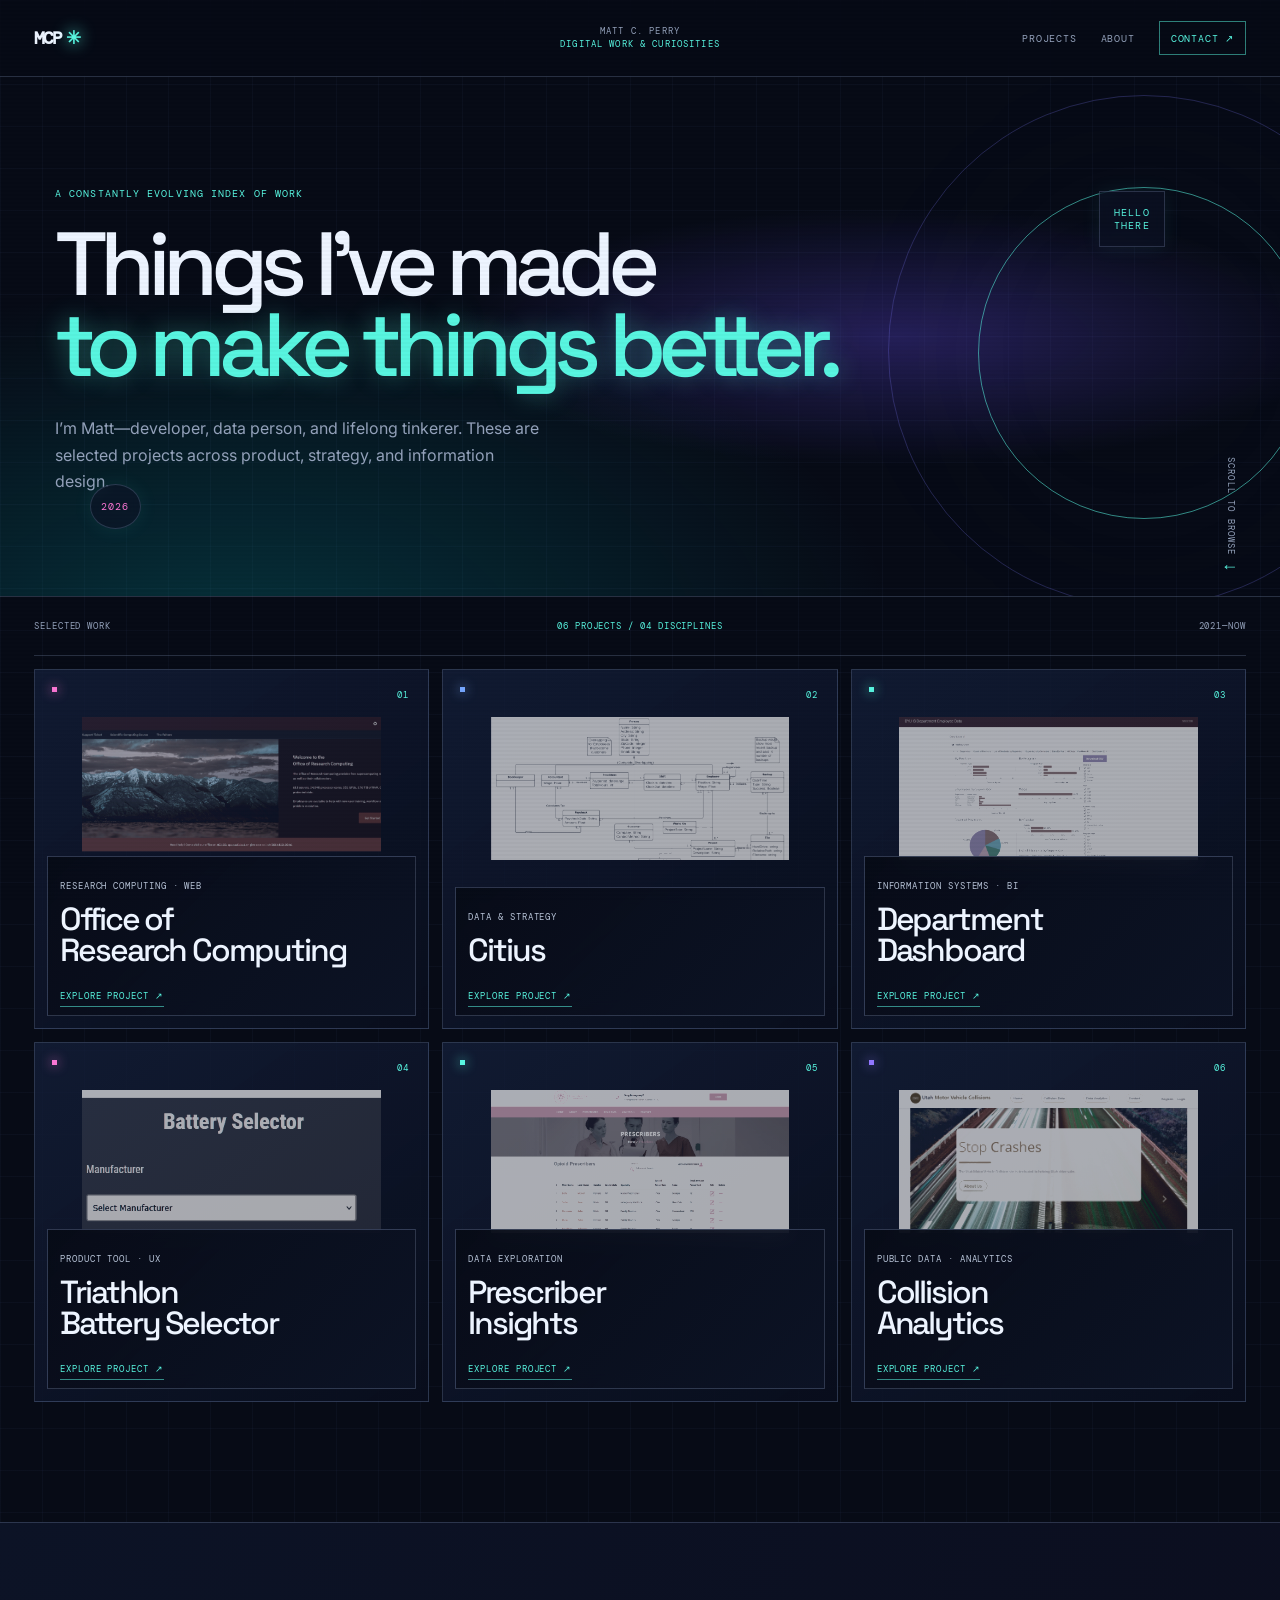
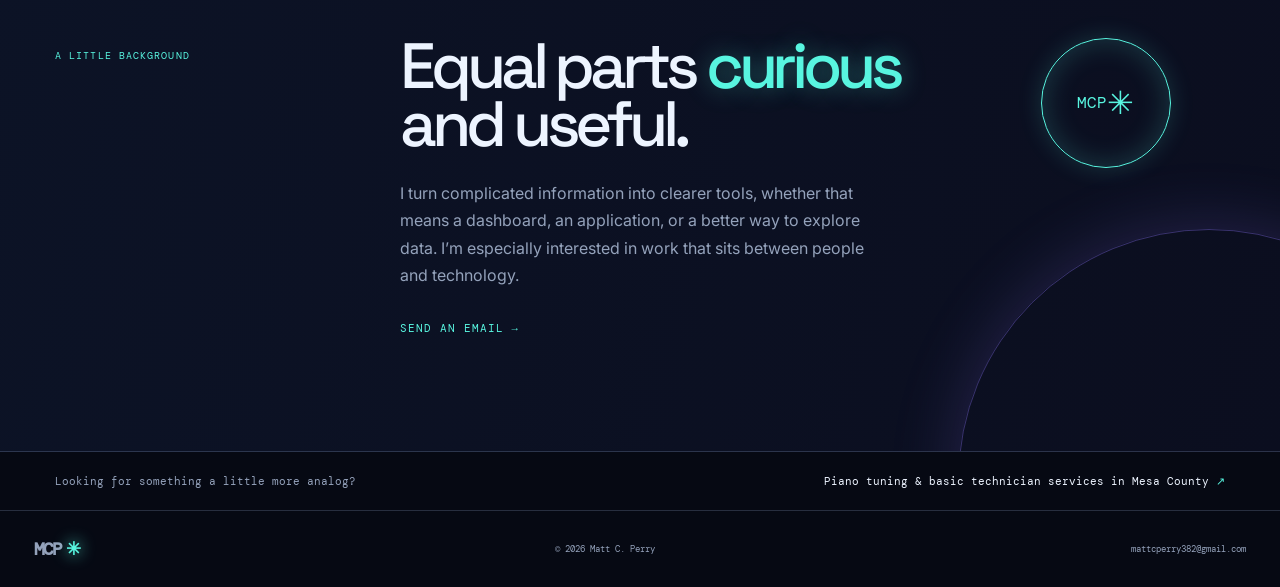
<file: index.html>
<!doctype html>
<html lang="en">

<head>
    <meta charset="utf-8">
    <meta name="viewport" content="width=device-width, initial-scale=1">
    <meta name="description" content="Matt C. Perry — software, data, and digital projects.">
    <title>Matt C. Perry — Projects &amp; Experiments</title>
    <link rel="preload" href="assets/css/site-preview-v3.css" as="style">
    <link rel="stylesheet" href="assets/css/site-preview-v3.css">
    <link rel="stylesheet" href="assets/css/site-preview-v3-overrides.css">
    <link rel="stylesheet" href="assets/css/site-preview-v3-nav.css">
</head>

<body>
    <header class="nav-wrap">
        <nav class="nav" aria-label="Main navigation"><a class="mark" href="#top">MCP<span>✳</span></a>
            <p class="nav-title">Matt C. Perry<br><i>Digital work &amp; curiosities</i></p>
            <div class="nav-links"><a href="#projects">Projects</a><a href="#about">About</a><a
                    href="mailto:mattcperry382@gmail.com">Contact ↗</a></div>
        </nav>
    </header>
    <main id="top">
        <section class="intro">
            <div class="intro-sticker sticker-one">HELLO<br>THERE</div>
            <div class="intro-sticker sticker-two">2026</div>
            <div class="intro-inner">
                <p class="kicker">A constantly evolving index of work</p>
                <h1>Things I’ve made<br><em>to make things better.</em></h1>
                <p class="intro-copy">I’m Matt—developer, data person, and lifelong tinkerer. These are selected
                    projects across product, strategy, and information design.</p>
            </div>
            <div class="scroll-note">SCROLL TO BROWSE <span>↓</span></div>
        </section>
        <section class="projects" id="projects">
            <div class="section-bar">
                <p>Selected work</p>
                <h2>06 PROJECTS / 04 DISCIPLINES</h2>
                <p>2021—NOW</p>
            </div>
            <div class="project-list">
                <a class="case case-orange" href="project/byuorc/">
                    <div class="case-number">01</div>
                    <div class="case-copy"><span>Research computing · Web</span>
                        <h3>Office of<br>Research Computing</h3><b>Explore project ↗</b>
                    </div><img src="images/byuorc.png" alt="Office of Research Computing project preview">
                </a>
                <a class="case case-blue" href="project/citius/">
                    <div class="case-number">02</div>
                    <div class="case-copy"><span>Data &amp; strategy</span>
                        <h3>Citius</h3><b>Explore project ↗</b>
                    </div><img src="images/citius_diagram.png" alt="Citius project preview">
                </a>
                <a class="case case-yellow" href="project/isdepartment/">
                    <div class="case-number">03</div>
                    <div class="case-copy"><span>Information systems · BI</span>
                        <h3>Department<br>Dashboard</h3><b>Explore project ↗</b>
                    </div><img src="images/is_dept_dashboard.png" alt="Information Systems dashboard preview">
                </a>
                <a class="case case-pink" href="project/triathlon/">
                    <div class="case-number">04</div>
                    <div class="case-copy"><span>Product tool · UX</span>
                        <h3>Triathlon<br>Battery Selector</h3><b>Explore project ↗</b>
                    </div><img src="images/triathlon_battery_selector.png" alt="Triathlon battery selector preview">
                </a>
                <a class="case case-green" href="project/drugdata/">
                    <div class="case-number">05</div>
                    <div class="case-copy"><span>Data exploration</span>
                        <h3>Prescriber<br>Insights</h3><b>Explore project ↗</b>
                    </div><img src="images/prescriber_data_table.png" alt="Prescriber data exploration preview">
                </a>
                <a class="case case-purple" href="project/udotdata/">
                    <div class="case-number">06</div>
                    <div class="case-copy"><span>Public data · Analytics</span>
                        <h3>Collision<br>Analytics</h3><b>Explore project ↗</b>
                    </div><img src="images/collisions.png" alt="Collision data project preview">
                </a>
            </div>
        </section>
        <section class="about" id="about">
            <p class="kicker">A little background</p>
            <div>
                <h2>Equal parts <em>curious</em><br>and useful.</h2>
                <p>I turn complicated information into clearer tools, whether that means a dashboard, an application, or
                    a better way to explore data. I’m especially interested in work that sits between people and
                    technology.</p><a href="mailto:mattcperry382@gmail.com">Send an email →</a>
            </div>
            <div class="about-orb" aria-hidden="true">MCP<br><span>✳</span></div>
        </section>
    </main>
    <footer>
        <div class="piano-note">
            <p>Looking for something a little more analog?</p><a href="piano/">Piano tuning &amp; basic technician
                services in Mesa County <span>↗</span></a>
        </div>
        <div class="footer-bottom"><a class="mark" href="#top">MCP<span>✳</span></a>
            <p>© 2026 Matt C. Perry</p><a href="mailto:mattcperry382@gmail.com">mattcperry382@gmail.com</a>
        </div>
    </footer>
</body>

</html>
</file>
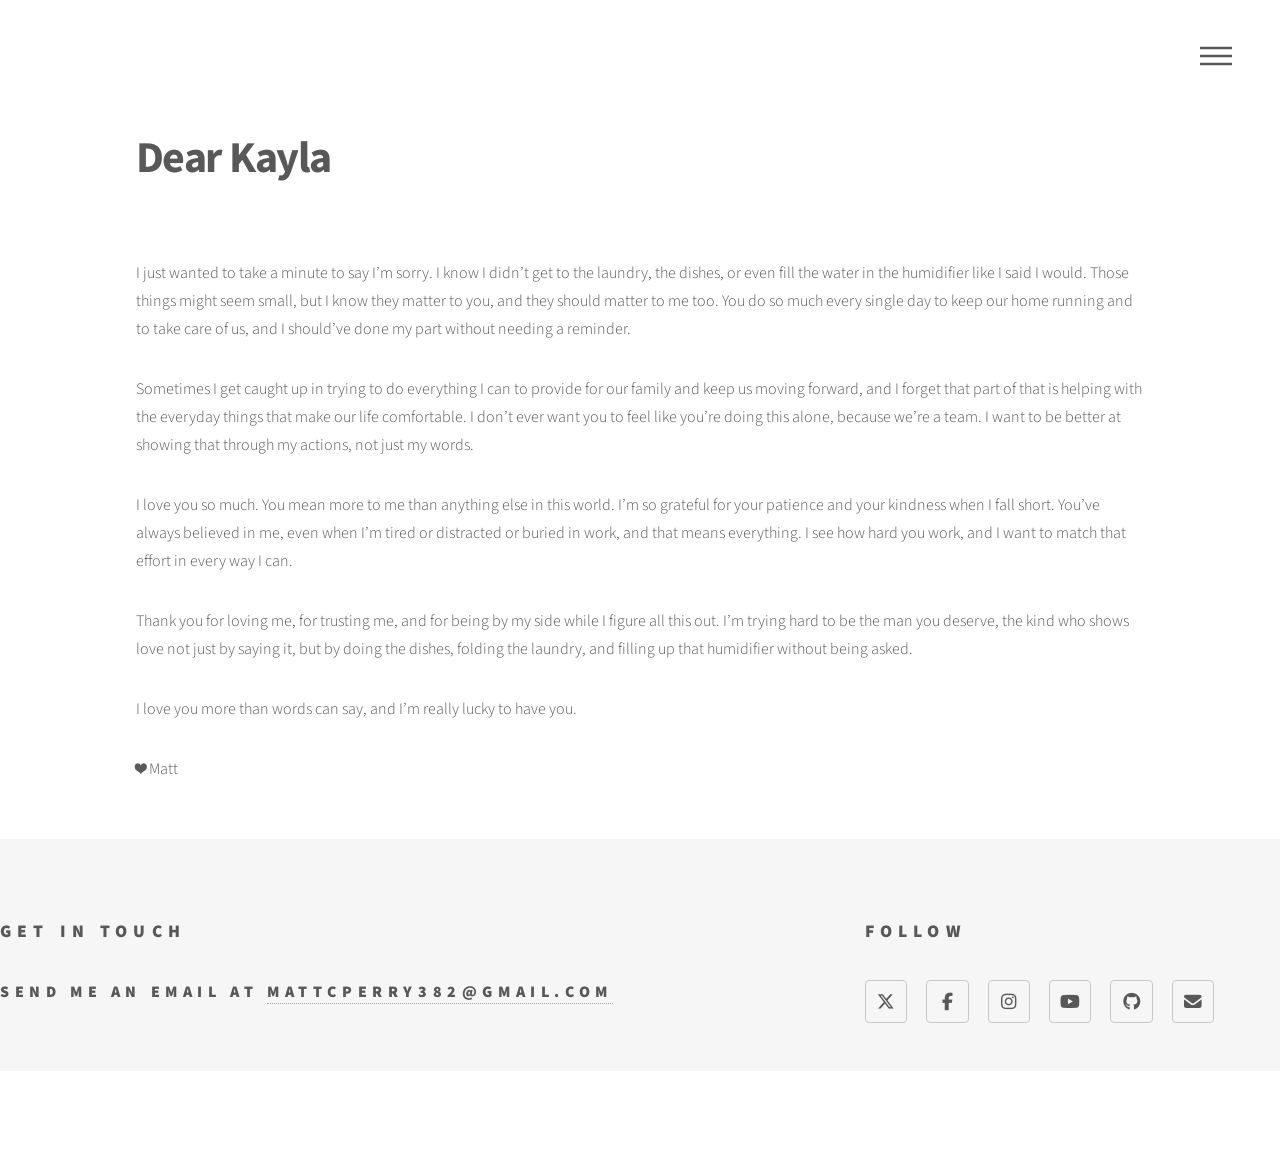
<file: dearkayla/index.html>
<!DOCTYPE HTML>
<html>

<head>
	<title>Matt Perry Web Dev</title>
	<meta charset="utf-8" />
	<meta name="viewport" content="width=device-width, initial-scale=1, user-scalable=no" />
	<link rel="preload" href="/assets/css/main.css" as="style" />
	<link rel="stylesheet" href="/assets/css/main.css" />
	<noscript>
		<link rel="stylesheet" href="/assets/css/noscript.css" />
	</noscript>
</head>

<body class="is-preload">
	<!-- Wrapper -->
	<div id="wrapper">

		<!-- Header -->
		<header id="header">
			<div class="inner">

				<!-- Logo -->
				

				<!-- Nav -->
				<nav>
					<ul>
						<li><a href="#menu">Menu</a></li>
					</ul>
				</nav>

			</div>
		</header>

		<!-- Menu -->
		<nav id="menu">
			<h2>Menu</h2>
			<ul>
				<li><a href="/">Home</a></li>
				<li><a href="#projects">Projects</a></li>
				<li><a href="#">Blog (Coming Soon)</a></li>
				<li><a href="#aboutme">About Me</a></li>
			</ul>
		</nav>

		<!-- Main -->
		<div id="main">
			<div class="inner">
					<h1>Dear Kayla</h1><br />
					<p>I just wanted to take a minute to say I’m sorry. I know I didn’t get to the laundry, the dishes, or even fill the water in the humidifier like I said I would. Those things might seem small, but I know they matter to you, and they should matter to me too. You do so much every single day to keep our home running and to take care of us, and I should’ve done my part without needing a reminder.</p>
                    <p>Sometimes I get caught up in trying to do everything I can to provide for our family and keep us moving forward, and I forget that part of that is helping with the everyday things that make our life comfortable. I don’t ever want you to feel like you’re doing this alone, because we’re a team. I want to be better at showing that through my actions, not just my words.</p>
                    <p>I love you so much. You mean more to me than anything else in this world. I’m so grateful for your patience and your kindness when I fall short. You’ve always believed in me, even when I’m tired or distracted or buried in work, and that means everything. I see how hard you work, and I want to match that effort in every way I can.</p>
                    <p>Thank you for loving me, for trusting me, and for being by my side while I figure all this out. I’m trying hard to be the man you deserve, the kind who shows love not just by saying it, but by doing the dishes, folding the laundry, and filling up that humidifier without being asked.</p>
                    <p>I love you more than words can say, and I’m really lucky to have you.</p>
					<span class="title">
						❤️ Matt</span>
                        <br><br><br>
		</div>

		<!-- Footer -->
		<footer id="footer">
			<div class="inner">
				<section>
					<h2>Get in touch</h2>
					<h3>Send me an email at <a href="mailto:mattcperry382@gmail.com">mattcperry382@gmail.com</a></h3>
				</section>
				<section>
					<h2>Follow</h2>
					<ul class="icons">
						<li><a href="https://x.com/WookieeDev" target="_blank"
								class="icon brands style2 fa-brands fa-x-twitter"><span class="label">Twitter</span></a>
						</li>
						<li><a href="https://www.facebook.com/people/WookieeDev/61581801938972/" target="_blank"
								class="icon brands style2 fa-facebook-f"><span class="label">Facebook</span></a></li>
						<li><a href="https://www.instagram.com/wookieedev/" target="_blank"
								class="icon brands style2 fa-instagram"><span class="label">Instagram</span></a></li>
						<li><a href="https://www.youtube.com/@WookieeDev" target="_blank"
								class="icon brands style2 fa-youtube"><span class="label">YouTube</span></a></li>
						<li><a href="https://github.com/mattcperry382/" target="_blank"
								class="icon brands style2 fa-github"><span class="label">GitHub</span></a></li>
						<li><a href="mailto:mattcperry382@gmail.com" target="_blank"
								class="icon solid style2 fa-envelope"><span class="label">Email</span></a></li>
					</ul>
				</section>
			</div>
		</footer>

	</div>

	<!-- Scripts -->
	<script src="/assets/js/jquery.min.js"></script>
	<script src="/assets/js/browser.min.js"></script>
	<script src="/assets/js/breakpoints.min.js"></script>
	<script src="/assets/js/util.js"></script>
	<script src="/assets/js/main.js"></script>

</body>

</html>
</file>
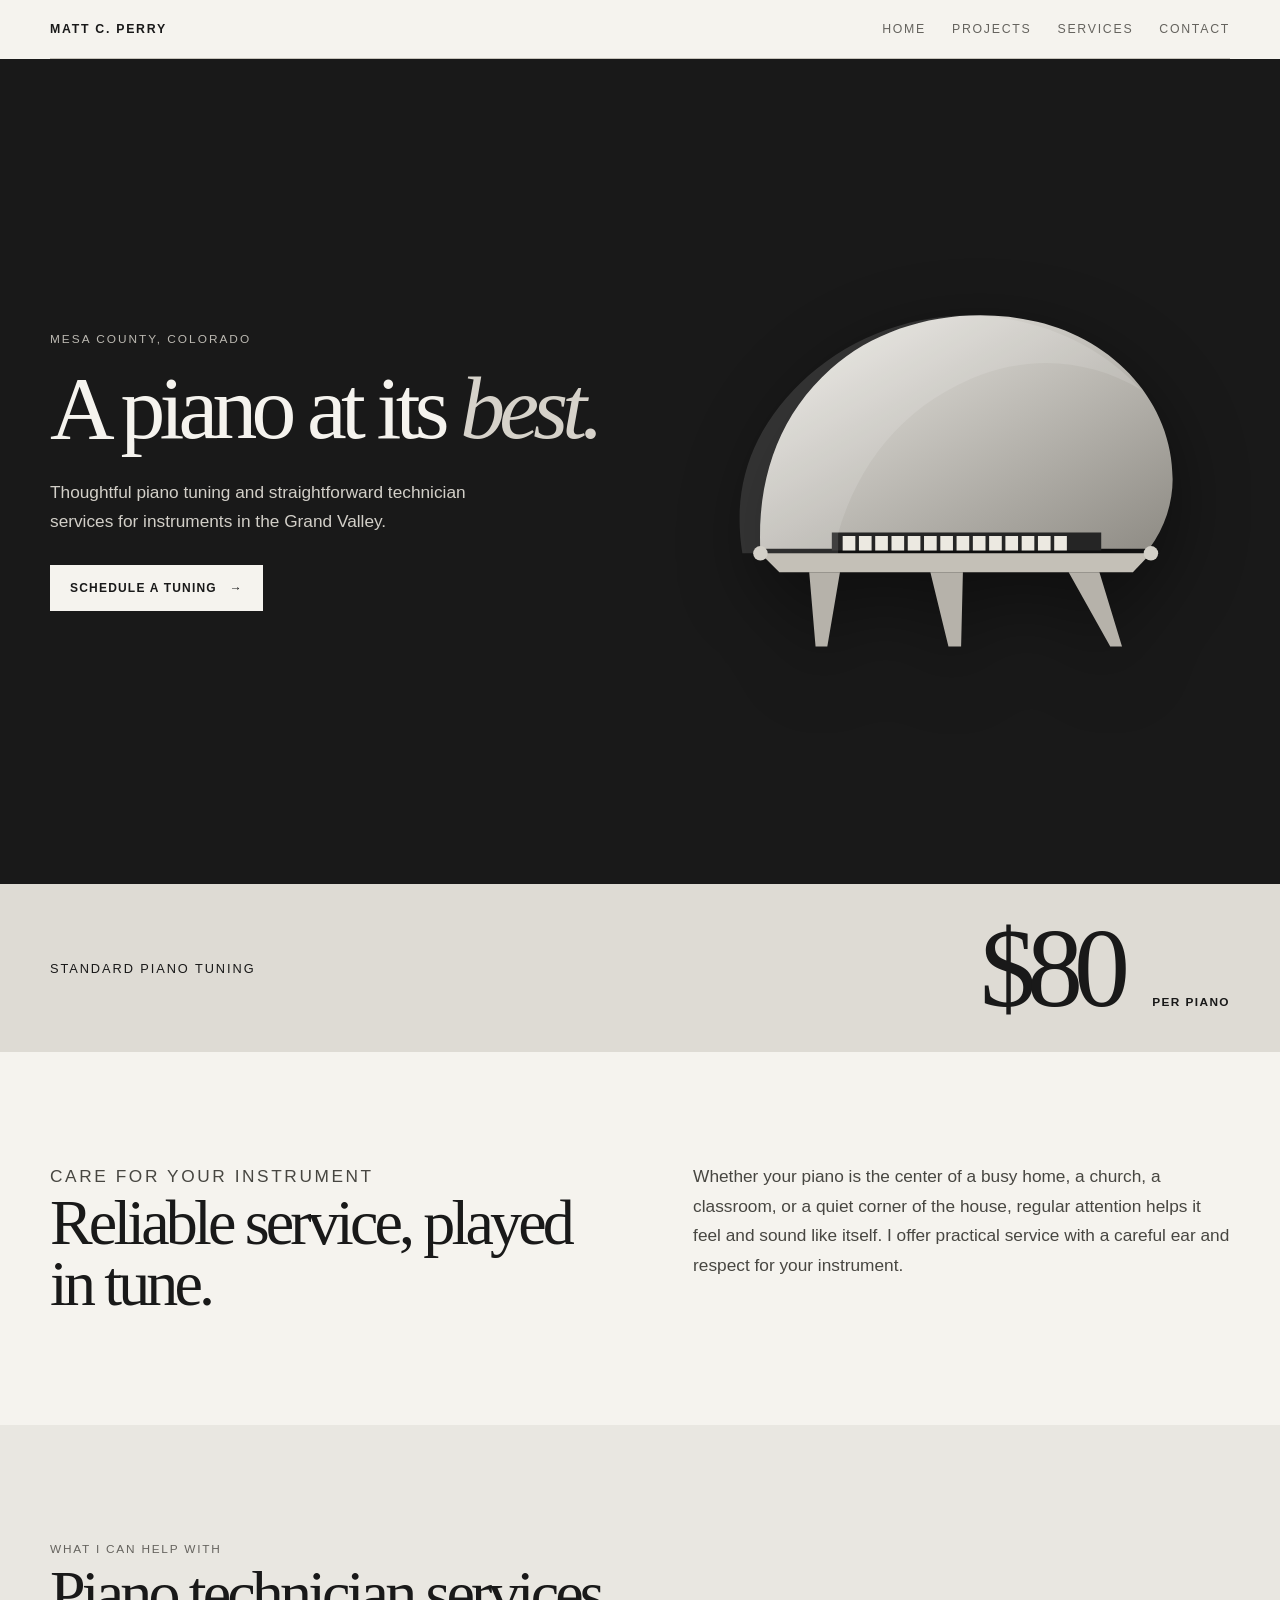
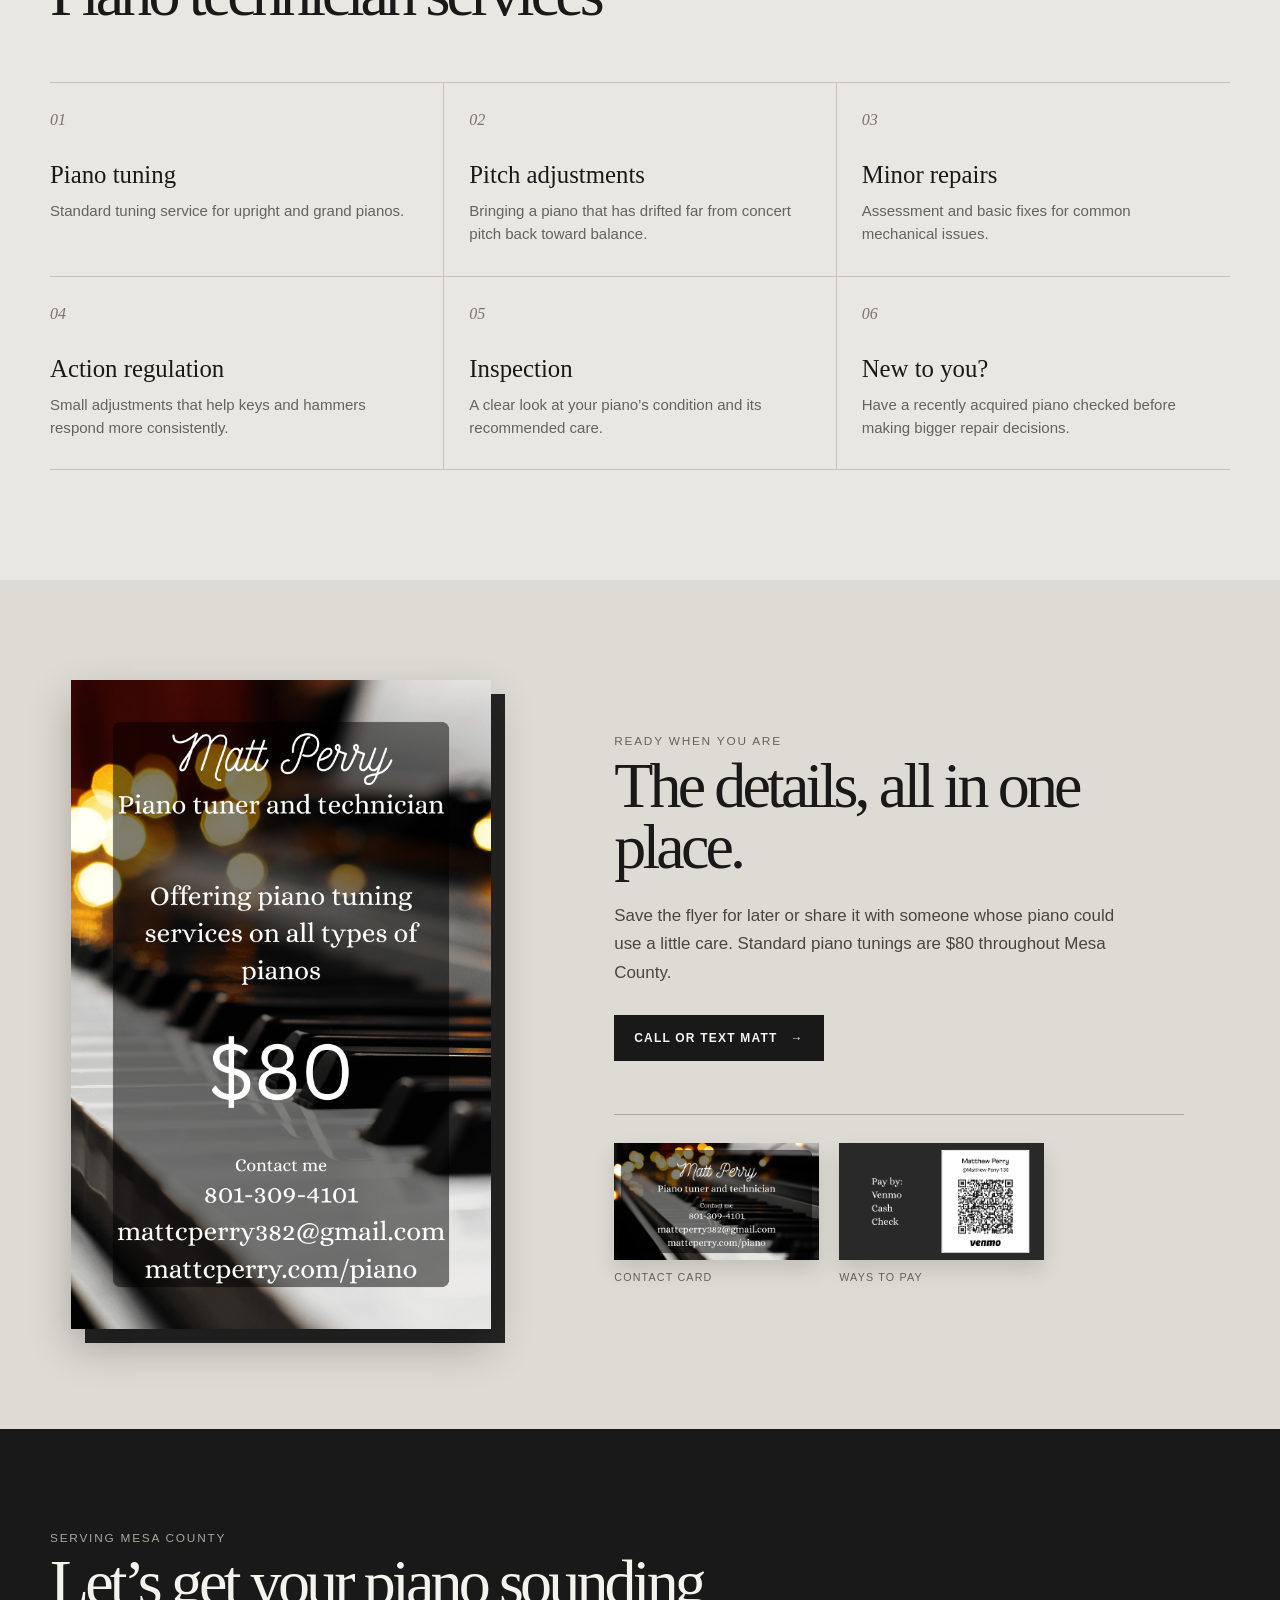
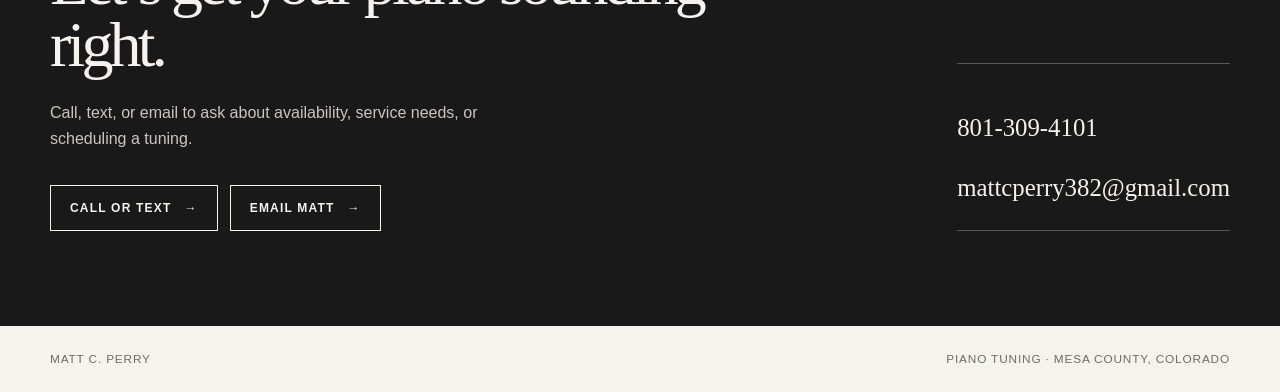
<file: piano/index.html>
<!doctype html>
<html lang="en">

<head>
  <meta charset="utf-8">
  <meta name="viewport" content="width=device-width, initial-scale=1">
  <meta name="description"
    content="Piano tuning and basic piano technician services in Mesa County, Colorado. Standard tuning: $80.">
  <title>Piano Tuning in Mesa County, CO | Matt C. Perry</title>
  <link rel="preload" href="/assets/css/piano-tuning.css" as="style">
  <link rel="stylesheet" href="/assets/css/piano-tuning.css">
  <link rel="stylesheet" href="/assets/css/piano-promos.css">
  <script src="/assets/js/piano-gallery.js" defer></script>
</head>

<body>
  <header class="wrap topbar">
    <a class="brand" href="https://mattcperry.com/">Matt C. Perry</a>
    <nav class="nav" aria-label="Primary navigation">
      <a href="/">Home</a>
      <a href="/#projects">Projects</a>
      <a href="#services">Services</a>
      <a href="#contact">Contact</a>
    </nav>
  </header>
  <main>
    <section class="hero" aria-labelledby="page-title">
      <div class="wrap hero-inner">
        <div>
          <p class="eyebrow">Mesa County, Colorado</p>
          <h1 id="page-title">A piano at its <em>best.</em></h1>
          <p class="lead">Thoughtful piano tuning and straightforward technician services for instruments in the Grand
            Valley.</p>
          <a class="button" href="#contact">Schedule a tuning <span aria-hidden="true">→</span></a>
        </div>
        <svg class="piano-art" viewBox="0 0 620 460" role="img" aria-label="Stylized silhouette of a grand piano">
          <defs>
            <linearGradient id="p" x1="0" y1="0" x2="1" y2="1">
              <stop stop-color="#f0eee9" />
              <stop offset="1" stop-color="#8d8a83" />
            </linearGradient>
          </defs>
          <path d="M100 320c-4-81 19-151 78-204C236 64 325 45 406 64c86 20 150 90 150 174 0 25-8 53-26 77H100Z"
            fill="url(#p)" />
          <path d="M100 320h432l-20 21H121z" fill="#c4c0b7" />
          <path d="M154 341h34l-14 82h-13zM441 341h34l25 82h-13zM288 341h36l-2 82h-14z" fill="#b6b2aa" />
          <path d="M179 297h298v20H179z" fill="#252525" />
          <path
            d="M191 301h14v16h-14zm18 0h14v16h-14zm18 0h14v16h-14zm18 0h14v16h-14zm18 0h14v16h-14zm18 0h14v16h-14zm18 0h14v16h-14zm18 0h14v16h-14zm18 0h14v16h-14zm18 0h14v16h-14zm18 0h14v16h-14zm18 0h14v16h-14zm18 0h14v16h-14zm18 0h14v16h-14z"
            fill="#ece9e1" />
          <path
            d="M186 298c22-76 70-138 147-171 66-28 132-21 188 12-36-39-85-66-141-77-88-18-177 13-235 69-58 56-76 120-65 189h106Z"
            fill="#fff" opacity=".12" />
          <circle cx="100" cy="320" r="8" fill="#d3d0c8" />
          <circle cx="532" cy="320" r="8" fill="#d3d0c8" />
        </svg>
      </div>
    </section>
    <aside class="price-band" aria-label="Tuning price">
      <div class="wrap price-inner">
        <p class="price-copy">Standard piano tuning</p>
        <p class="price">$80 <span>per piano</span></p>
      </div>
    </aside>
    <section class="wrap intro" aria-labelledby="care-heading">
      <div>
        <p class="section-label">Care for your instrument</p>
        <h2 id="care-heading">Reliable service, played in tune.</h2>
      </div>
      <p>Whether your piano is the center of a busy home, a church, a classroom, or a quiet corner of the house, regular
        attention helps it feel and sound like itself. I offer practical service with a careful ear and respect for your
        instrument.</p>
    </section>
    <section class="services" id="services" aria-labelledby="services-heading">
      <div class="wrap">
        <p class="section-label">What I can help with</p>
        <h2 id="services-heading">Piano technician services</h2>
        <div class="service-grid">
          <article class="service">
            <div class="service-num">01</div>
            <h3>Piano tuning</h3>
            <p>Standard tuning service for upright and grand pianos.</p>
          </article>
          <article class="service">
            <div class="service-num">02</div>
            <h3>Pitch adjustments</h3>
            <p>Bringing a piano that has drifted far from concert pitch back toward balance.</p>
          </article>
          <article class="service">
            <div class="service-num">03</div>
            <h3>Minor repairs</h3>
            <p>Assessment and basic fixes for common mechanical issues.</p>
          </article>
          <article class="service">
            <div class="service-num">04</div>
            <h3>Action regulation</h3>
            <p>Small adjustments that help keys and hammers respond more consistently.</p>
          </article>
          <article class="service">
            <div class="service-num">05</div>
            <h3>Inspection</h3>
            <p>A clear look at your piano’s condition and its recommended care.</p>
          </article>
          <article class="service">
            <div class="service-num">06</div>
            <h3>New to you?</h3>
            <p>Have a recently acquired piano checked before making bigger repair decisions.</p>
          </article>
        </div>
      </div>
    </section>
    <section class="printed-material" aria-labelledby="printed-heading">
      <div class="wrap printed-grid">
        <div class="flyer-wrap"><button class="media-preview" type="button" data-full="/images/piano-tuning-flyer.png" data-title="Piano tuning flyer" data-download="/images/piano-tuning-flyer.png" data-download-name="matt-perry-piano-tuning-flyer.png"><img src="/images/piano-tuning-flyer.png" alt="Matt Perry piano tuner and technician flyer: piano tuning on all types of pianos for $80"><span>Expand flyer</span></button></div>
        <div class="printed-copy"><p class="section-label">Ready when you are</p><h2 id="printed-heading">The details, all in one place.</h2><p>Save the flyer for later or share it with someone whose piano could use a little care. Standard piano tunings are $80 throughout Mesa County.</p><a class="button printed-button" href="tel:+18013094101">Call or text Matt <span aria-hidden="true">&rarr;</span></a><div class="card-row"><figure><button class="media-preview" type="button" data-full="/images/piano-business-card-front.png" data-title="Contact card" data-download="/images/piano-business-cards.zip" data-download-name="matt-perry-piano-business-cards.zip"><img src="/images/piano-business-card-front.png" alt="Matt Perry piano tuner and technician business card"><span>Expand card</span></button><figcaption>Contact card</figcaption></figure><figure><button class="media-preview" type="button" data-full="/images/piano-business-card-payment.png" data-title="Ways to pay" data-download="/images/piano-business-cards.zip" data-download-name="matt-perry-piano-business-cards.zip"><img src="/images/piano-business-card-payment.png" alt="Venmo payment card for Matthew Perry"><span>Expand card</span></button><figcaption>Ways to pay</figcaption></figure></div></div>
      </div>
    </section>
    <section class="contact" id="contact" aria-labelledby="contact-heading">
      <div class="wrap contact-inner">
        <div>
          <p class="section-label">Serving Mesa County</p>
          <h2 id="contact-heading">Let’s get your piano sounding right.</h2>
          <p class="contact-note">Call, text, or email to ask about availability, service needs, or scheduling a tuning.
          </p>
          <div class="contact-links"><a class="button" href="tel:+18013094101">Call or text <span
                aria-hidden="true">→</span></a><a class="button" href="mailto:mattcperry382@gmail.com">Email Matt <span
                aria-hidden="true">→</span></a></div>
        </div>
        <address class="contact-details">
          <h3><a href="tel:+18013094101">801-309-4101</a></h3>
          <h3><a href="mailto:mattcperry382@gmail.com">mattcperry382@gmail.com</a></h3>
        </address>
      </div>
    </section>
  </main>
  <footer>
    <div class="wrap"><span>Matt C. Perry</span><span>Piano tuning · Mesa County, Colorado</span></div>
  </footer>
  <dialog class="media-dialog" aria-labelledby="media-dialog-title"><div class="dialog-top"><p id="media-dialog-title"></p><button class="dialog-close" type="button" aria-label="Close preview">&times;</button></div><img class="dialog-image" alt=""><a class="dialog-download button" href="#" download>Download</a></dialog>
</body>

</html>
</file>
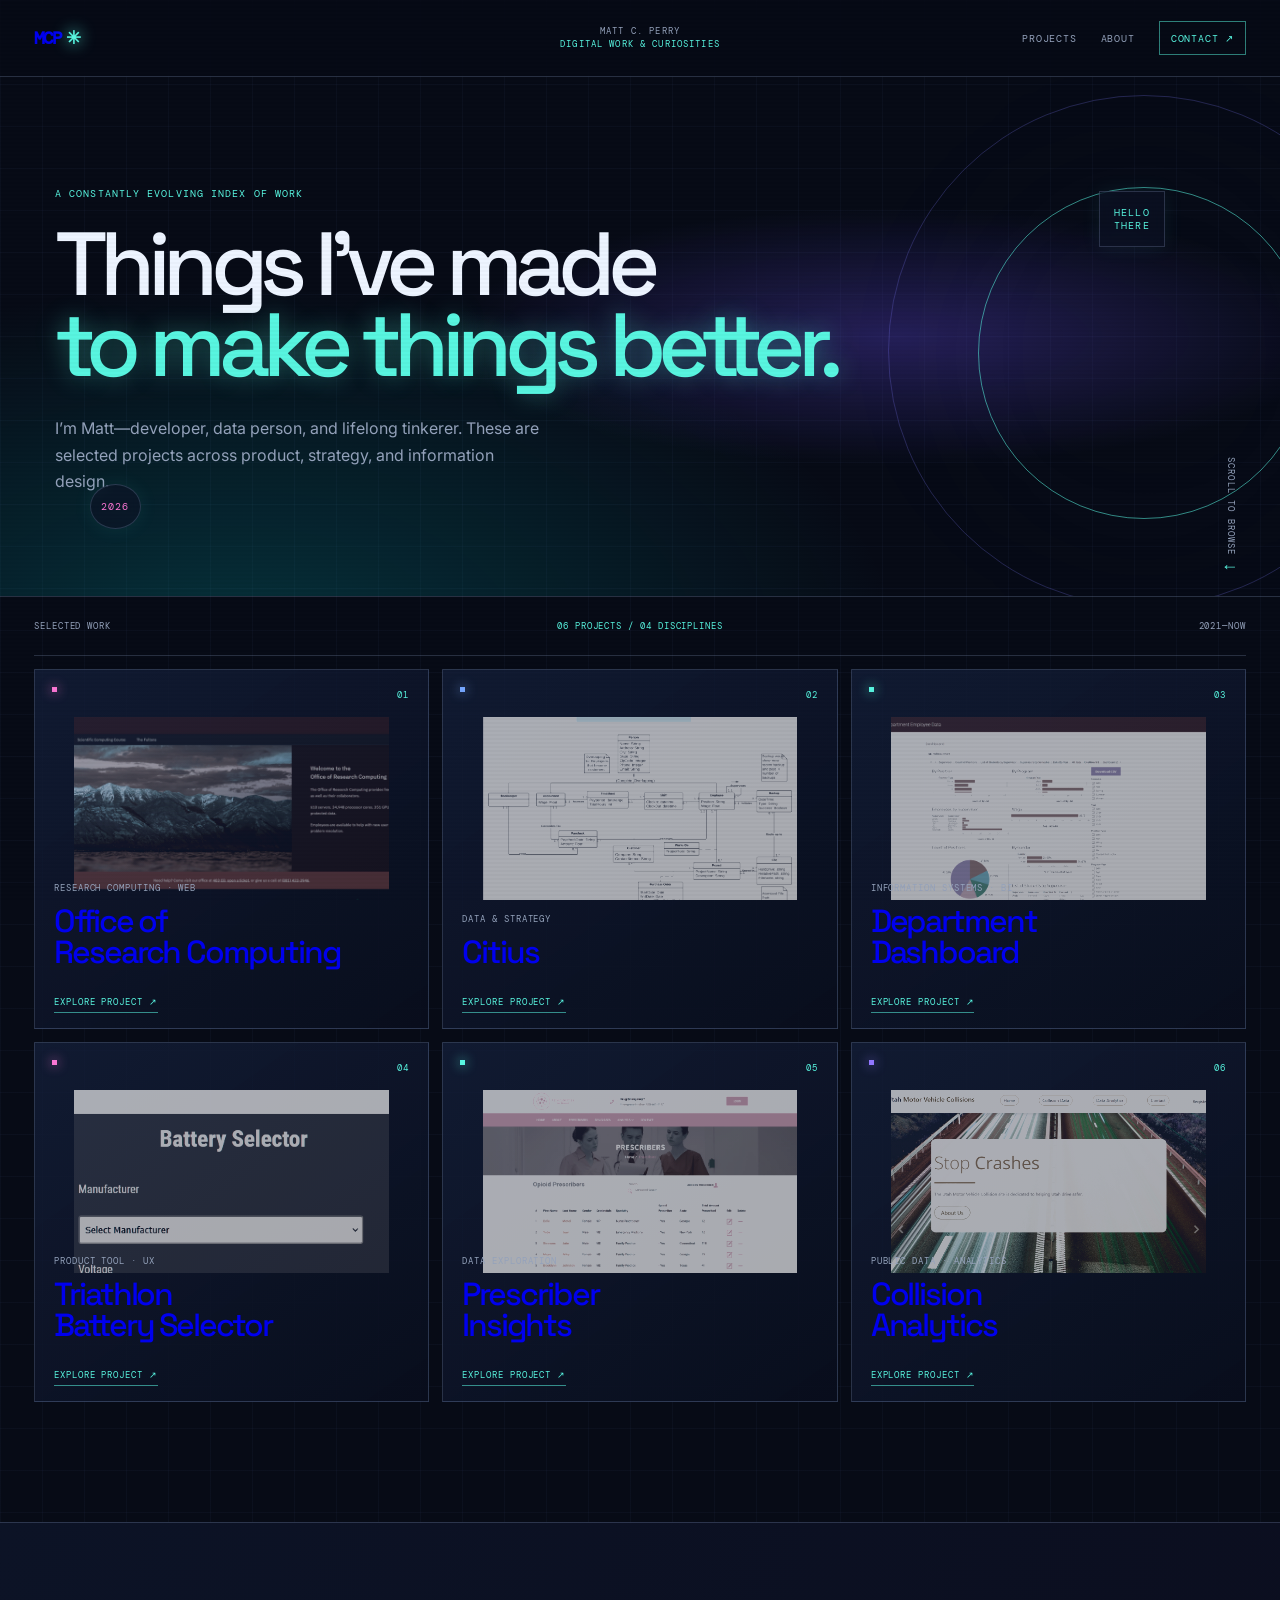
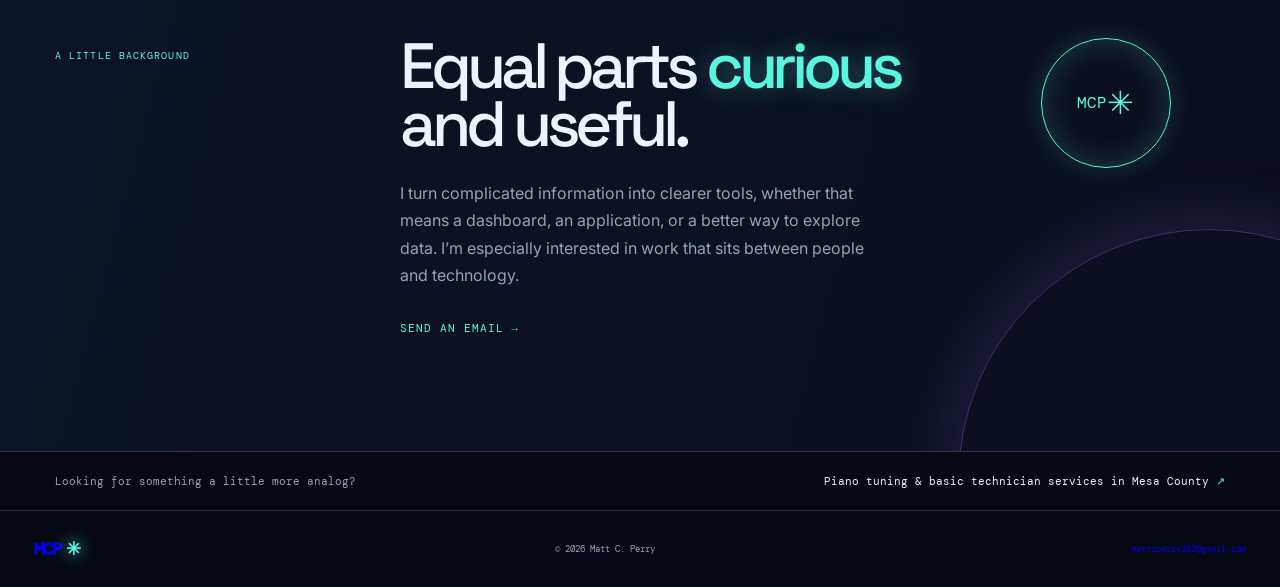
<file: redesign-preview/index.html>
<!doctype html>
<html lang="en">
<head>
  <meta charset="utf-8">
  <meta name="viewport" content="width=device-width, initial-scale=1">
  <meta name="description" content="Matt C. Perry — software, data, and digital projects.">
  <title>Matt C. Perry — Projects &amp; Experiments</title>
  <link rel="preload" href="../assets/css/site-preview-v3.css" as="style">
  <link rel="stylesheet" href="../assets/css/site-preview-v3.css">
  <link rel="stylesheet" href="../assets/css/site-preview-v3-nav.css">
</head>
<body>
  <header class="nav-wrap">
    <nav class="nav" aria-label="Main navigation">
      <a class="mark" href="#top">MCP<span>✳</span></a>
      <p class="nav-title">Matt C. Perry<br><i>Digital work &amp; curiosities</i></p>
      <div class="nav-links"><a href="#projects">Projects</a><a href="#about">About</a><a href="mailto:mattcperry382@gmail.com">Contact ↗</a></div>
    </nav>
  </header>

  <main id="top">
    <section class="intro">
      <div class="intro-sticker sticker-one">HELLO<br>THERE</div><div class="intro-sticker sticker-two">2026</div>
      <div class="intro-inner"><p class="kicker">A constantly evolving index of work</p><h1>Things I’ve made<br><em>to make things better.</em></h1><p class="intro-copy">I’m Matt—developer, data person, and lifelong tinkerer. These are selected projects across product, strategy, and information design.</p></div>
      <div class="scroll-note">SCROLL TO BROWSE <span>↓</span></div>
    </section>

    <section class="projects" id="projects" aria-labelledby="project-heading">
      <div class="section-bar"><p>Selected work</p><h2 id="project-heading">06 PROJECTS / 04 DISCIPLINES</h2><p>2021—NOW</p></div>
      <div class="project-list">
        <a class="case case-orange" href="../project/byuorc/"><div class="case-number">01</div><div class="case-copy"><span>Research computing · Web</span><h3>Office of<br>Research Computing</h3><b>Explore project ↗</b></div><img src="../images/byuorc.png" alt="Office of Research Computing project preview"></a>
        <a class="case case-blue" href="../project/citius/"><div class="case-number">02</div><div class="case-copy"><span>Data &amp; strategy</span><h3>Citius</h3><b>Explore project ↗</b></div><img src="../images/citius_diagram.png" alt="Citius project preview"></a>
        <a class="case case-yellow" href="../project/isdepartment/"><div class="case-number">03</div><div class="case-copy"><span>Information systems · BI</span><h3>Department<br>Dashboard</h3><b>Explore project ↗</b></div><img src="../images/is_dept_dashboard.png" alt="Information Systems dashboard preview"></a>
        <a class="case case-pink" href="../project/triathlon/"><div class="case-number">04</div><div class="case-copy"><span>Product tool · UX</span><h3>Triathlon<br>Battery Selector</h3><b>Explore project ↗</b></div><img src="../images/triathlon_battery_selector.png" alt="Triathlon battery selector preview"></a>
        <a class="case case-green" href="../project/drugdata/"><div class="case-number">05</div><div class="case-copy"><span>Data exploration</span><h3>Prescriber<br>Insights</h3><b>Explore project ↗</b></div><img src="../images/prescriber_data_table.png" alt="Prescriber data exploration preview"></a>
        <a class="case case-purple" href="../project/udotdata/"><div class="case-number">06</div><div class="case-copy"><span>Public data · Analytics</span><h3>Collision<br>Analytics</h3><b>Explore project ↗</b></div><img src="../images/collisions.png" alt="Collision data project preview"></a>
      </div>
    </section>

    <section class="about" id="about"><p class="kicker">A little background</p><div><h2>Equal parts <em>curious</em><br>and useful.</h2><p>I turn complicated information into clearer tools, whether that means a dashboard, an application, or a better way to explore data. I’m especially interested in work that sits between people and technology.</p><a href="mailto:mattcperry382@gmail.com">Send an email →</a></div><div class="about-orb" aria-hidden="true">MCP<br><span>✳</span></div></section>
  </main>

  <footer><div class="piano-note"><p>Looking for something a little more analog?</p><a href="../piano/">Piano tuning &amp; basic technician services in Mesa County <span>↗</span></a></div><div class="footer-bottom"><a class="mark" href="#top">MCP<span>✳</span></a><p>© 2026 Matt C. Perry</p><a href="mailto:mattcperry382@gmail.com">mattcperry382@gmail.com</a></div></footer>
</body>
</html>
</file>
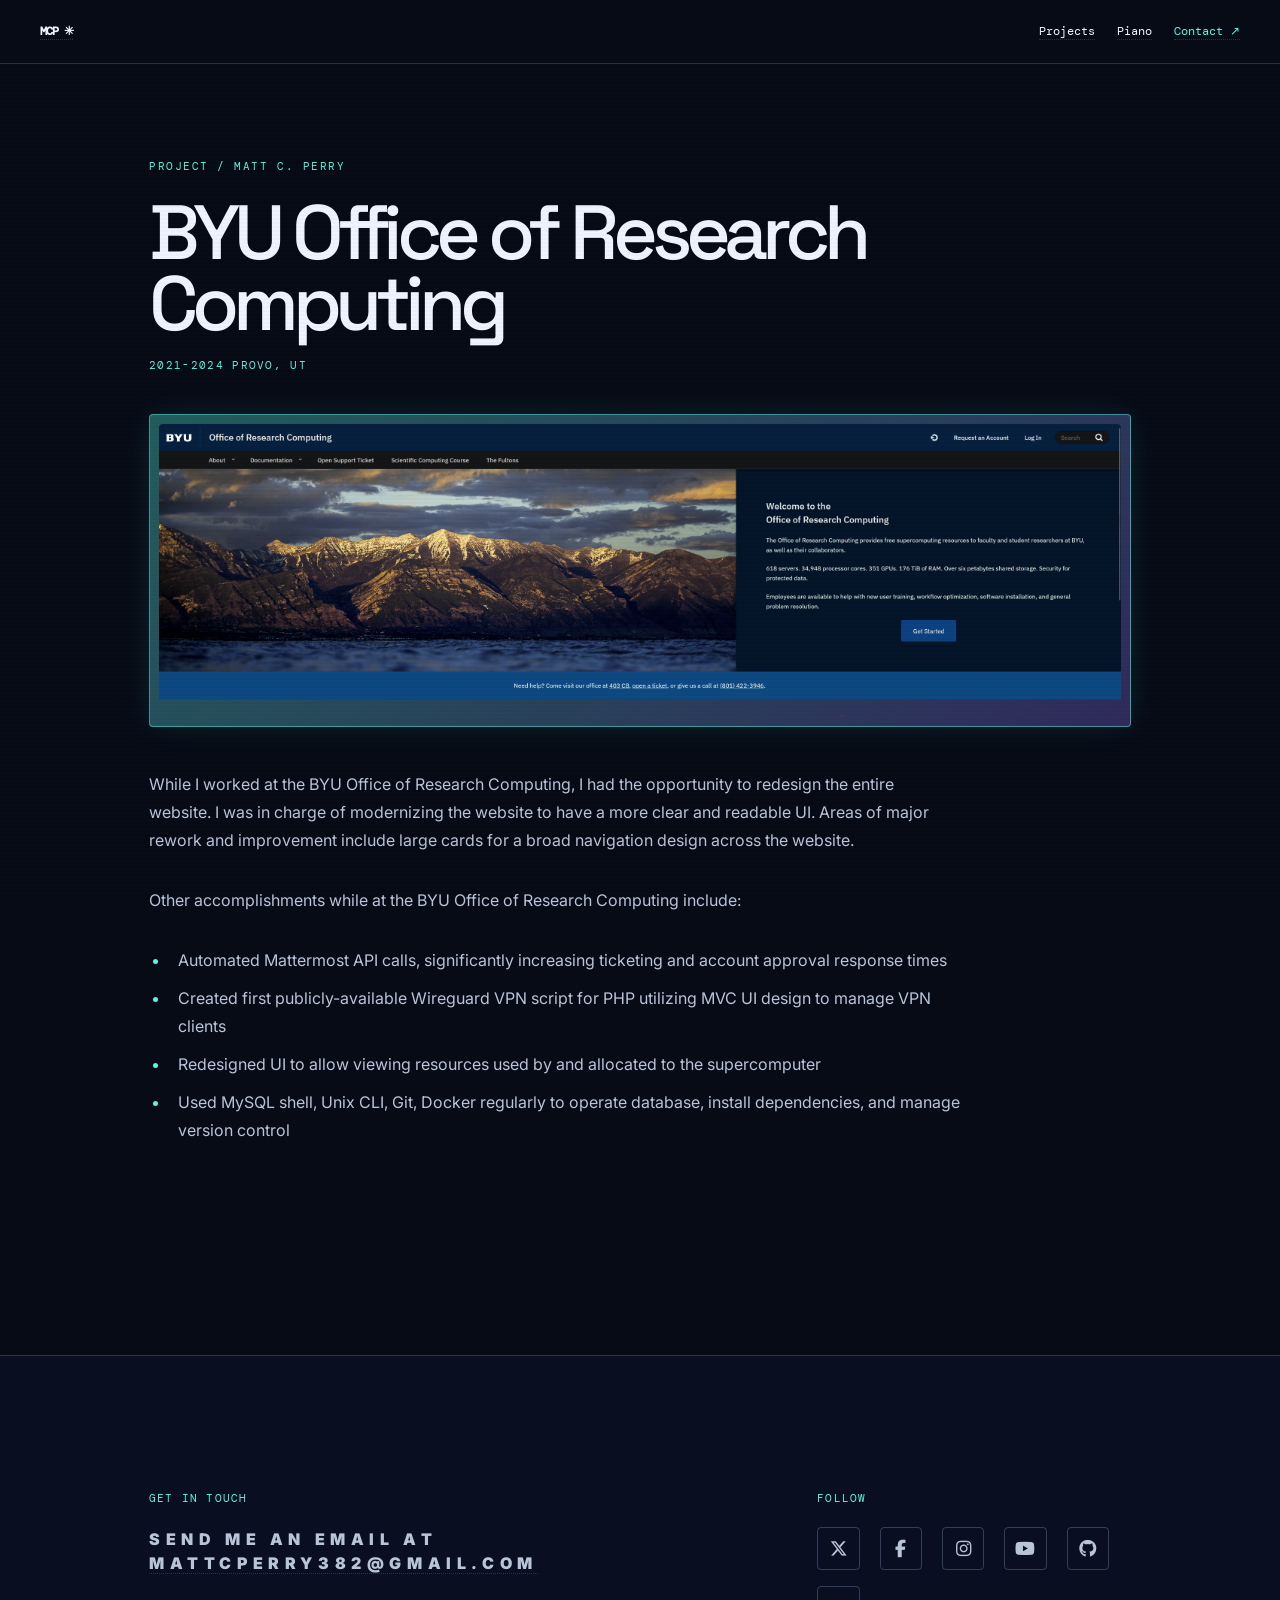
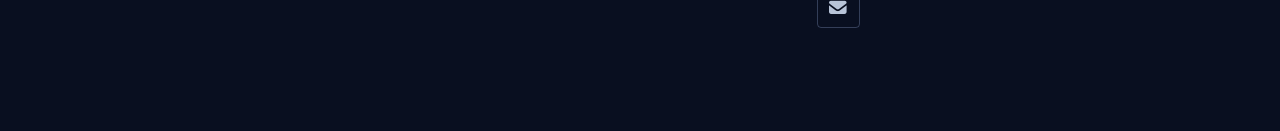
<file: project/byuorc/index.html>
<!DOCTYPE HTML>
<html>
	<head>
		<title>Project - Matt Perry Web Dev</title>
		<meta charset="utf-8" />
		<meta name="viewport" content="width=device-width, initial-scale=1, user-scalable=no" />
		<link rel="preload" href="/assets/css/main.css" as="style" />
		<link rel="stylesheet" href="/assets/css/main.css" />
		<link rel="stylesheet" href="/assets/css/universal-nav.css" />
		<link rel="stylesheet" href="/assets/css/project-futuristic.css" />
		<noscript><link rel="stylesheet" href="/assets/css/noscript.css" /></noscript>
	</head>
	<body class="is-preload">
		<nav class="universal-nav"><a href="/">MCP ✳</a><a href="/#projects">Projects</a><a href="/piano/">Piano</a><a href="mailto:mattcperry382@gmail.com">Contact ↗</a></nav>
		<!-- Wrapper -->
			<div id="wrapper">

				<!-- Header -->
					<header id="header">
						<div class="inner">

							<!-- Logo -->
								<a href="/" class="logo">
									<span class="symbol"><img src="/images/logo.svg" alt="" /></span><span class="title">Matt Perry Web Dev</span>
								</a>

							<!-- Nav -->
								<nav>
									<ul>
										<li><a href="#menu">Menu</a></li>
									</ul>
								</nav>

						</div>
					</header>

				<!-- Menu -->
					<nav id="menu">
						<h2>Menu</h2>
						<ul>
							<li><a href="/">Home</a></li>
							<!-- <li><a href="#projects">Projects</a></li> -->
							<li><a href="#">Blog (Coming Soon)</a></li>
							<!-- <li><a href="#aboutme">About Me</a></li> -->
						</ul>
					</nav>

				<!-- Main -->
					<div id="main">
						<div class="inner">
							<h1>BYU Office of Research Computing</h1>
							<h2>2021-2024 Provo, UT</h2>
							<span class="image main"><img src="/images/byuorc.png" alt="" /></span>
							<p>While I worked at the BYU Office of Research Computing, I had the opportunity to redesign the entire website. I was in charge of modernizing the website to have a more 
								clear and readable UI. Areas of major rework and improvement include large cards for a broad navigation design across the website.</p>
							<p>Other accomplishments while at the BYU Office of Research Computing include:</p>
							<ul>
								<li>Automated Mattermost API calls, significantly increasing ticketing and account approval response times</li>
								<li>Created first publicly-available Wireguard VPN script for PHP utilizing MVC UI design to manage VPN clients</li>
								<li>Redesigned UI to allow viewing resources used by and allocated to the supercomputer</li>
								<li>Used MySQL shell, Unix CLI, Git, Docker regularly to operate database, install dependencies, and manage version control</li>
							</ul>
						</div>
					</div>

				<!-- Footer -->
					<footer id="footer">
						<div class="inner">
							<section>
								<h2>Get in touch</h2>
								<h3>Send me an email at <a href="mailto:mattcperry382@gmail.com">mattcperry382@gmail.com</a></h3>
							</section>
							<section>
								<h2>Follow</h2>
								<ul class="icons">
									<li><a href="https://x.com/WookieeDev" target="_blank" class="icon brands style2 fa-brands fa-x-twitter"><span class="label">Twitter</span></a></li>
									<li><a href="https://www.facebook.com/people/WookieeDev/61581801938972/" target="_blank" class="icon brands style2 fa-facebook-f"><span class="label">Facebook</span></a></li>
									<li><a href="https://www.instagram.com/wookieedev/" target="_blank" class="icon brands style2 fa-instagram"><span class="label">Instagram</span></a></li>
									<li><a href="https://www.youtube.com/@WookieeDev" target="_blank" class="icon brands style2 fa-youtube"><span class="label">YouTube</span></a></li>
									<li><a href="https://github.com/mattcperry382/" target="_blank" class="icon brands style2 fa-github"><span class="label">GitHub</span></a></li>
									<li><a href="mailto:mattcperry382@gmail.com" target="_blank" class="icon solid style2 fa-envelope"><span class="label">Email</span></a></li>
								</ul>
							</section>
						</div>
					</footer>

			</div>

		<!-- Scripts -->
			<script src="/assets/js/jquery.min.js"></script>
			<script src="/assets/js/browser.min.js"></script>
			<script src="/assets/js/breakpoints.min.js"></script>
			<script src="/assets/js/util.js"></script>
			<script src="/assets/js/main.js"></script>

	</body>
</html>
</file>
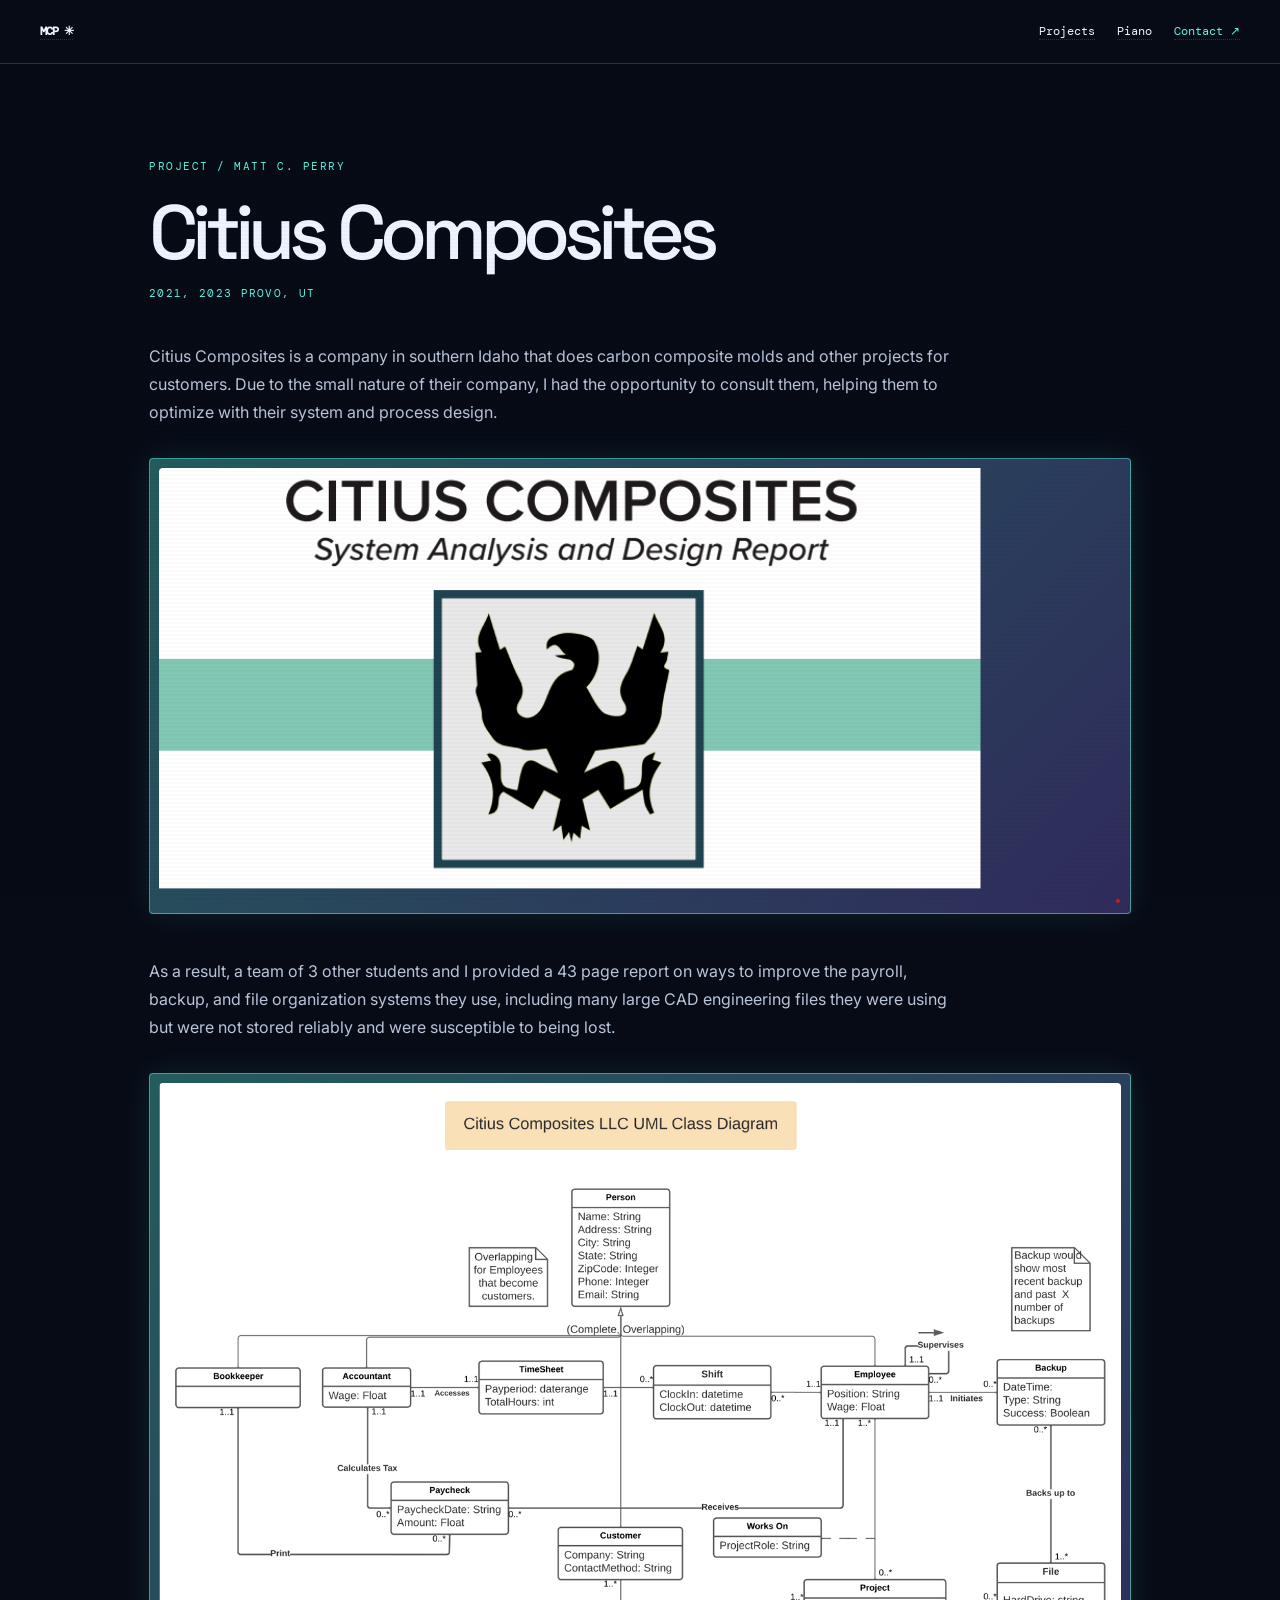
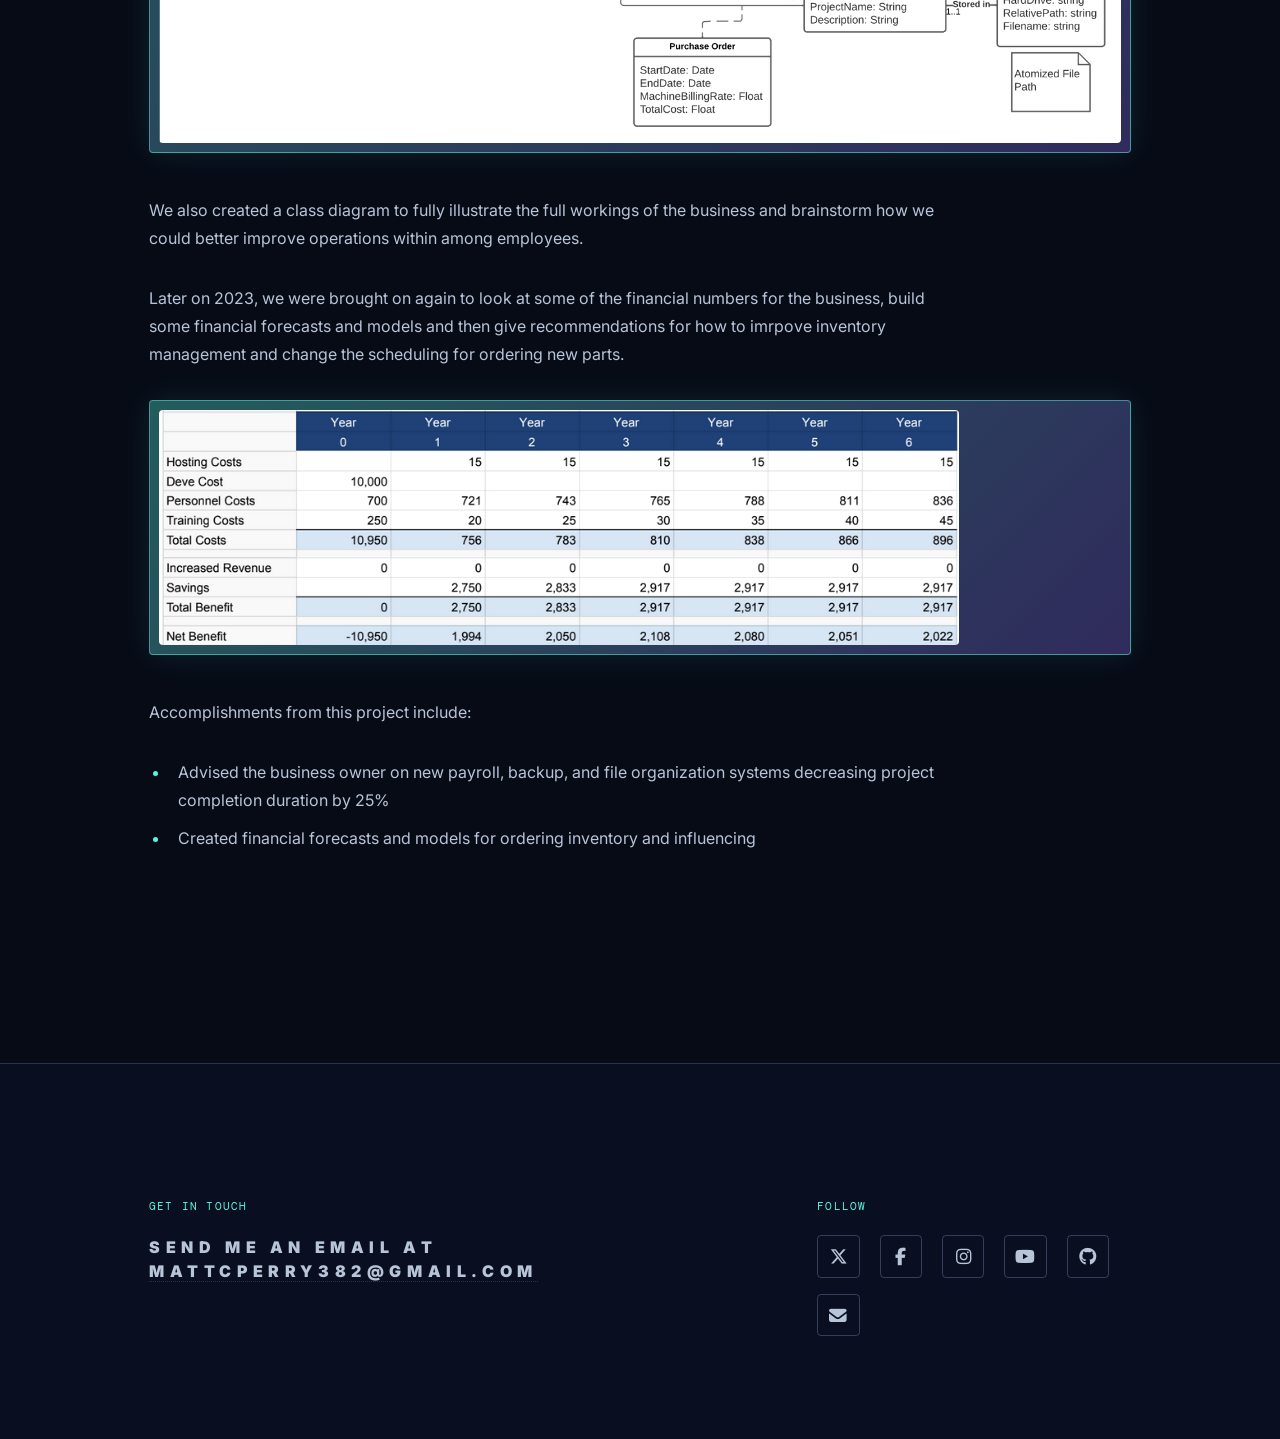
<file: project/citius/index.html>
<!DOCTYPE HTML>
<html>
	<head>
		<title>Project - Matt Perry Web Dev</title>
		<meta charset="utf-8" />
		<meta name="viewport" content="width=device-width, initial-scale=1, user-scalable=no" />
		<link rel="preload" href="/assets/css/main.css" as="style" />
		<link rel="stylesheet" href="/assets/css/main.css" />
		<link rel="stylesheet" href="/assets/css/universal-nav.css" />
		<link rel="stylesheet" href="/assets/css/project-futuristic.css" />
		<noscript><link rel="stylesheet" href="/assets/css/noscript.css" /></noscript>
	</head>
	<body class="is-preload">
		<nav class="universal-nav"><a href="/">MCP ✳</a><a href="/#projects">Projects</a><a href="/piano/">Piano</a><a href="mailto:mattcperry382@gmail.com">Contact ↗</a></nav>
		<!-- Wrapper -->
			<div id="wrapper">

				<!-- Header -->
					<header id="header">
						<div class="inner">

							<!-- Logo -->
								<a href="/" class="logo">
									<span class="symbol"><img src="/images/logo.svg" alt="" /></span><span class="title">Matt Perry Web Dev</span>
								</a>

							<!-- Nav -->
								<nav>
									<ul>
										<li><a href="#menu">Menu</a></li>
									</ul>
								</nav>

						</div>
					</header>

				<!-- Menu -->
					<nav id="menu">
						<h2>Menu</h2>
						<ul>
							<li><a href="/">Home</a></li>
							<!-- <li><a href="#projects">Projects</a></li> -->
							<li><a href="#">Blog (Coming Soon)</a></li>
							<!-- <li><a href="#aboutme">About Me</a></li> -->
						</ul>
					</nav>

				<!-- Main -->
					<div id="main">
						<div class="inner">
							<h1>Citius Composites</h1>
							<h2>2021, 2023 Provo, UT</h2>
							<p>Citius Composites is a company in southern Idaho that does carbon composite molds and other projects for customers. Due to the small nature of their company,
								 I had the opportunity to consult them, helping them to optimize with their system and process design.</p>
							<span class="image main"><img src="/images/citius_report.png" alt="" /></span>
							<p>As a result, a team of 3 other students and I provided a 43 page report on ways to improve the payroll, backup, and file organization systems they use, 
								including many large CAD engineering files they were using but were not stored reliably and were susceptible to being lost.</p>
							<span class="image main"><img src="/images/citius_diagram.png" alt="" /></span>
							<p>We also created a class diagram to fully illustrate the full workings of the business and brainstorm how we could better improve operations within among employees.</p>
							<p>Later on 2023, we were brought on again to look at some of the financial numbers for the business, build some financial forecasts and models and then give
								recommendations for how to imrpove inventory management and change the scheduling for ordering new parts.</p>
							<span id="citius-sheet" class="image main"><img src="/images/citius_financial_sheet.png" alt="" /></span>
							<p>Accomplishments from this project include:</p>
							<ul>
								<li>Advised the business owner on new payroll, backup, and file organization systems decreasing project completion duration by 25%</li>
								<li>Created financial forecasts and models for ordering inventory and influencing</li>
							</ul>
						</div>
					</div>

				<!-- Footer -->
					<footer id="footer">
						<div class="inner">
							<section>
								<h2>Get in touch</h2>
								<h3>Send me an email at <a href="mailto:mattcperry382@gmail.com">mattcperry382@gmail.com</a></h3>
							</section>
							<section>
								<h2>Follow</h2>
								<ul class="icons">
									<li><a href="https://x.com/WookieeDev" target="_blank" class="icon brands style2 fa-brands fa-x-twitter"><span class="label">Twitter</span></a></li>
									<li><a href="https://www.facebook.com/people/WookieeDev/61581801938972/" target="_blank" class="icon brands style2 fa-facebook-f"><span class="label">Facebook</span></a></li>
									<li><a href="https://www.instagram.com/wookieedev/" target="_blank" class="icon brands style2 fa-instagram"><span class="label">Instagram</span></a></li>
									<li><a href="https://www.youtube.com/@WookieeDev" target="_blank" class="icon brands style2 fa-youtube"><span class="label">YouTube</span></a></li>
									<li><a href="https://github.com/mattcperry382/" target="_blank" class="icon brands style2 fa-github"><span class="label">GitHub</span></a></li>
									<li><a href="mailto:mattcperry382@gmail.com" target="_blank" class="icon solid style2 fa-envelope"><span class="label">Email</span></a></li>
								</ul>
							</section>
						</div>
					</footer>

			</div>

		<!-- Scripts -->
			<script src="/assets/js/jquery.min.js"></script>
			<script src="/assets/js/browser.min.js"></script>
			<script src="/assets/js/breakpoints.min.js"></script>
			<script src="/assets/js/util.js"></script>
			<script src="/assets/js/main.js"></script>

	</body>
</html>
</file>
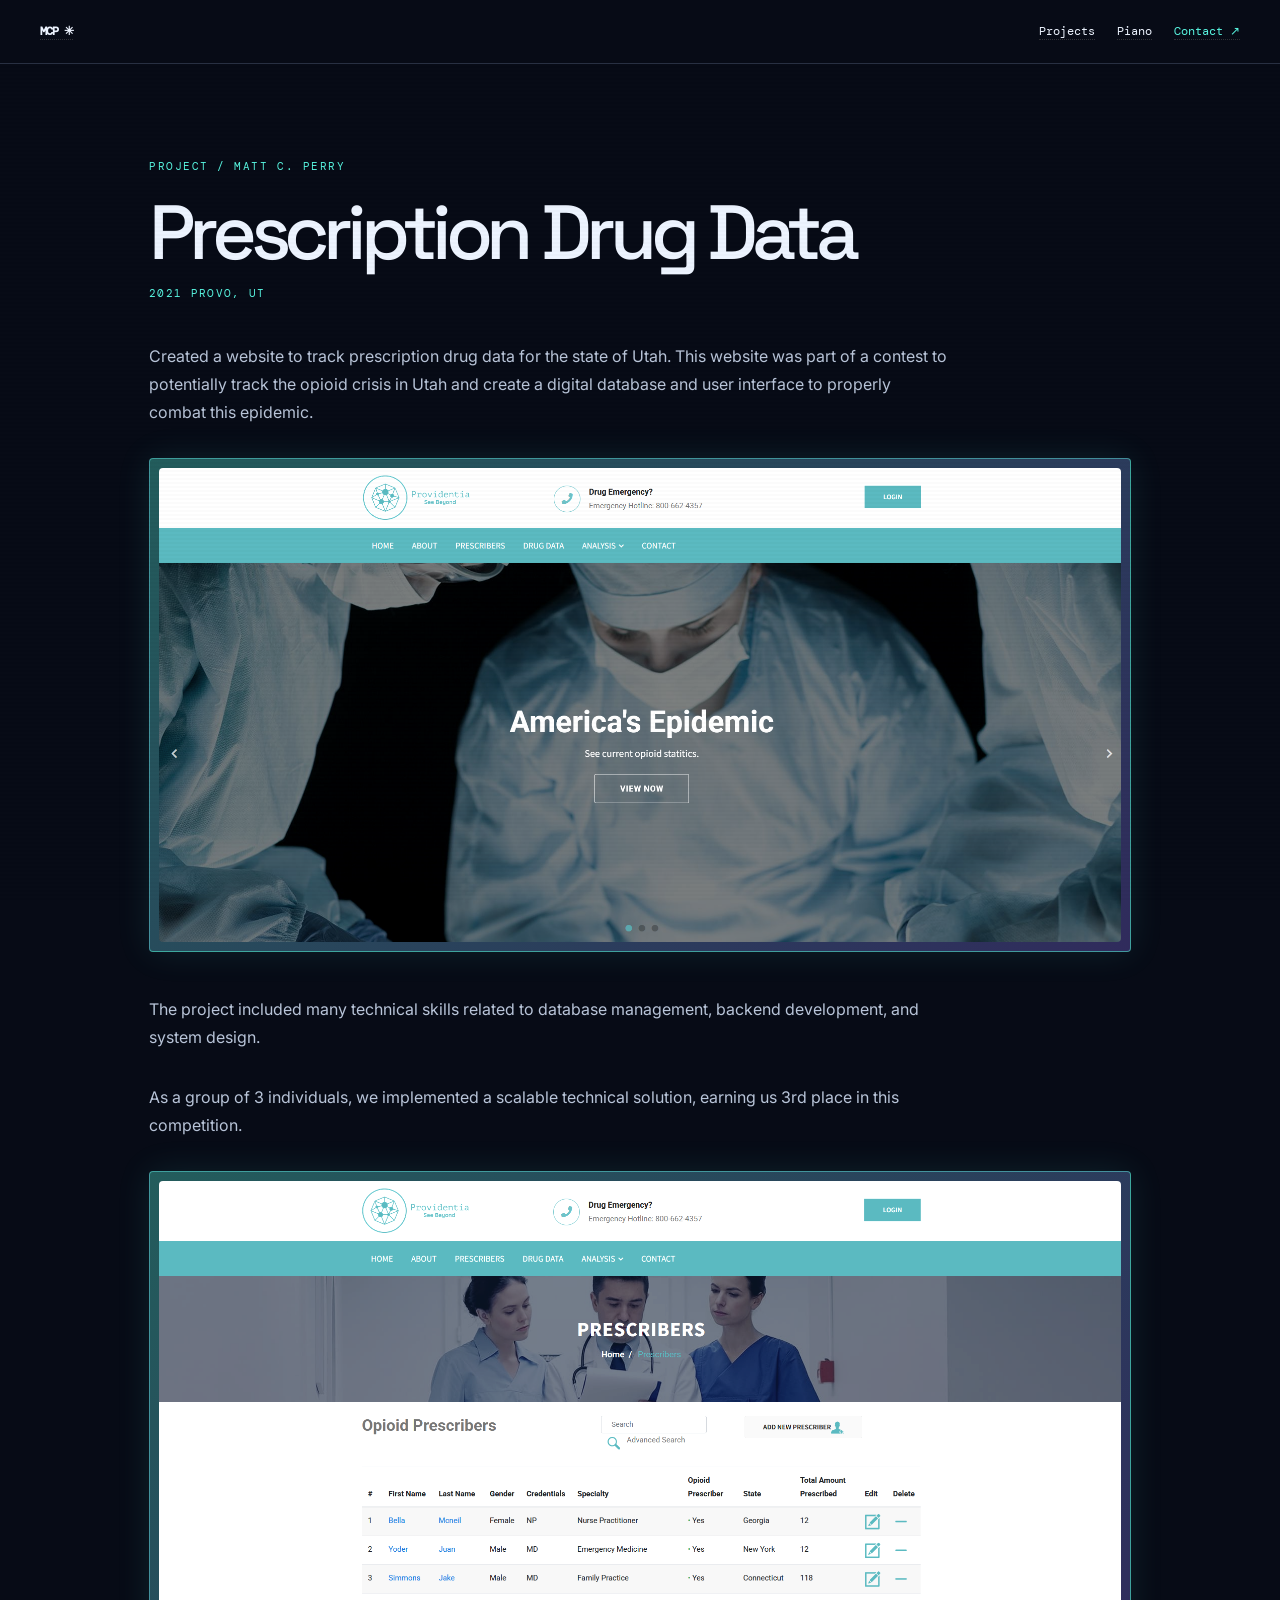
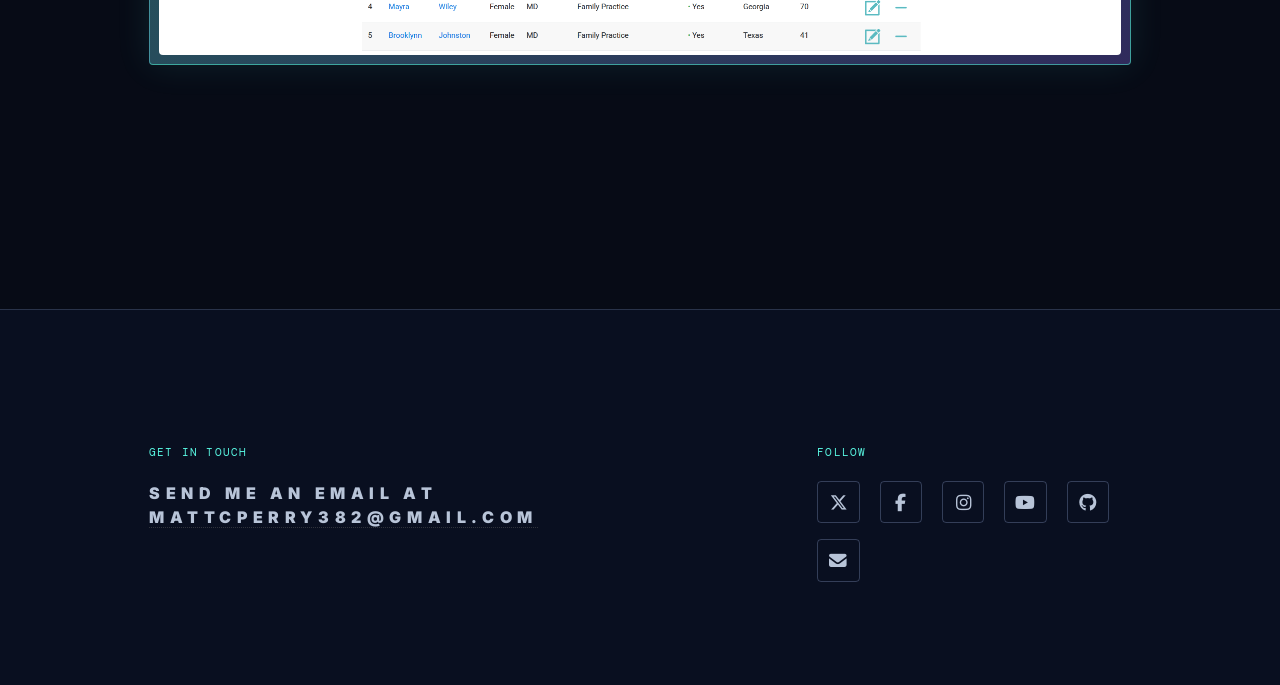
<file: project/drugdata/index.html>
<!DOCTYPE HTML>
<html>
	<head>
		<title>Project - Matt Perry Web Dev</title>
		<meta charset="utf-8" />
		<meta name="viewport" content="width=device-width, initial-scale=1, user-scalable=no" />
		<link rel="preload" href="/assets/css/main.css" as="style" />
		<link rel="stylesheet" href="/assets/css/main.css" />
		<link rel="stylesheet" href="/assets/css/universal-nav.css" />
		<link rel="stylesheet" href="/assets/css/project-futuristic.css" />
		<noscript><link rel="stylesheet" href="/assets/css/noscript.css" /></noscript>
	</head>
	<body class="is-preload">
		<nav class="universal-nav"><a href="/">MCP ✳</a><a href="/#projects">Projects</a><a href="/piano/">Piano</a><a href="mailto:mattcperry382@gmail.com">Contact ↗</a></nav>
		<!-- Wrapper -->
			<div id="wrapper">

				<!-- Header -->
					<header id="header">
						<div class="inner">

							<!-- Logo -->
								<a href="/" class="logo">
									<span class="symbol"><img src="/images/logo.svg" alt="" /></span><span class="title">Matt Perry Web Dev</span>
								</a>

							<!-- Nav -->
								<nav>
									<ul>
										<li><a href="#menu">Menu</a></li>
									</ul>
								</nav>

						</div>
					</header>

				<!-- Menu -->
					<nav id="menu">
						<h2>Menu</h2>
						<ul>
							<li><a href="/">Home</a></li>
							<!-- <li><a href="#projects">Projects</a></li> -->
							<li><a href="#">Blog (Coming Soon)</a></li>
							<!-- <li><a href="#aboutme">About Me</a></li> -->
						</ul>
					</nav>

				<!-- Main -->
					<div id="main">
						<div class="inner">
							<h1>Prescription Drug Data</h1>
							<h2>2021 Provo, UT</h2>
							<p>Created a website to track prescription drug data for the state of Utah. This website was part of a contest to potentially track 
                                the opioid crisis in Utah and create a digital database and user interface to properly combat this epidemic.</p>
                            <span class="image main"><img src="/images/prescriber.png" alt="" /></span>
                            <p>The project included many technical skills related to database management, backend development, and system design.</p>
							<p>As a group of 3 individuals, we implemented a scalable technical solution, earning us 3rd place in this competition.</p>
							<span class="image main"><img src="/images/prescriber_data_table.png" alt="" /></span>
						</div>
					</div>

				<!-- Footer -->
					<footer id="footer">
						<div class="inner">
							<section>
								<h2>Get in touch</h2>
								<h3>Send me an email at <a href="mailto:mattcperry382@gmail.com">mattcperry382@gmail.com</a></h3>
							</section>
							<section>
								<h2>Follow</h2>
								<ul class="icons">
									<li><a href="https://x.com/WookieeDev" target="_blank" class="icon brands style2 fa-brands fa-x-twitter"><span class="label">Twitter</span></a></li>
									<li><a href="https://www.facebook.com/people/WookieeDev/61581801938972/" target="_blank" class="icon brands style2 fa-facebook-f"><span class="label">Facebook</span></a></li>
									<li><a href="https://www.instagram.com/wookieedev/" target="_blank" class="icon brands style2 fa-instagram"><span class="label">Instagram</span></a></li>
									<li><a href="https://www.youtube.com/@WookieeDev" target="_blank" class="icon brands style2 fa-youtube"><span class="label">YouTube</span></a></li>
									<li><a href="https://github.com/mattcperry382/" target="_blank" class="icon brands style2 fa-github"><span class="label">GitHub</span></a></li>
									<li><a href="mailto:mattcperry382@gmail.com" target="_blank" class="icon solid style2 fa-envelope"><span class="label">Email</span></a></li>
								</ul>
							</section>
						</div>
					</footer>

			</div>

		<!-- Scripts -->
			<script src="/assets/js/jquery.min.js"></script>
			<script src="/assets/js/browser.min.js"></script>
			<script src="/assets/js/breakpoints.min.js"></script>
			<script src="/assets/js/util.js"></script>
			<script src="/assets/js/main.js"></script>

	</body>
</html>
</file>
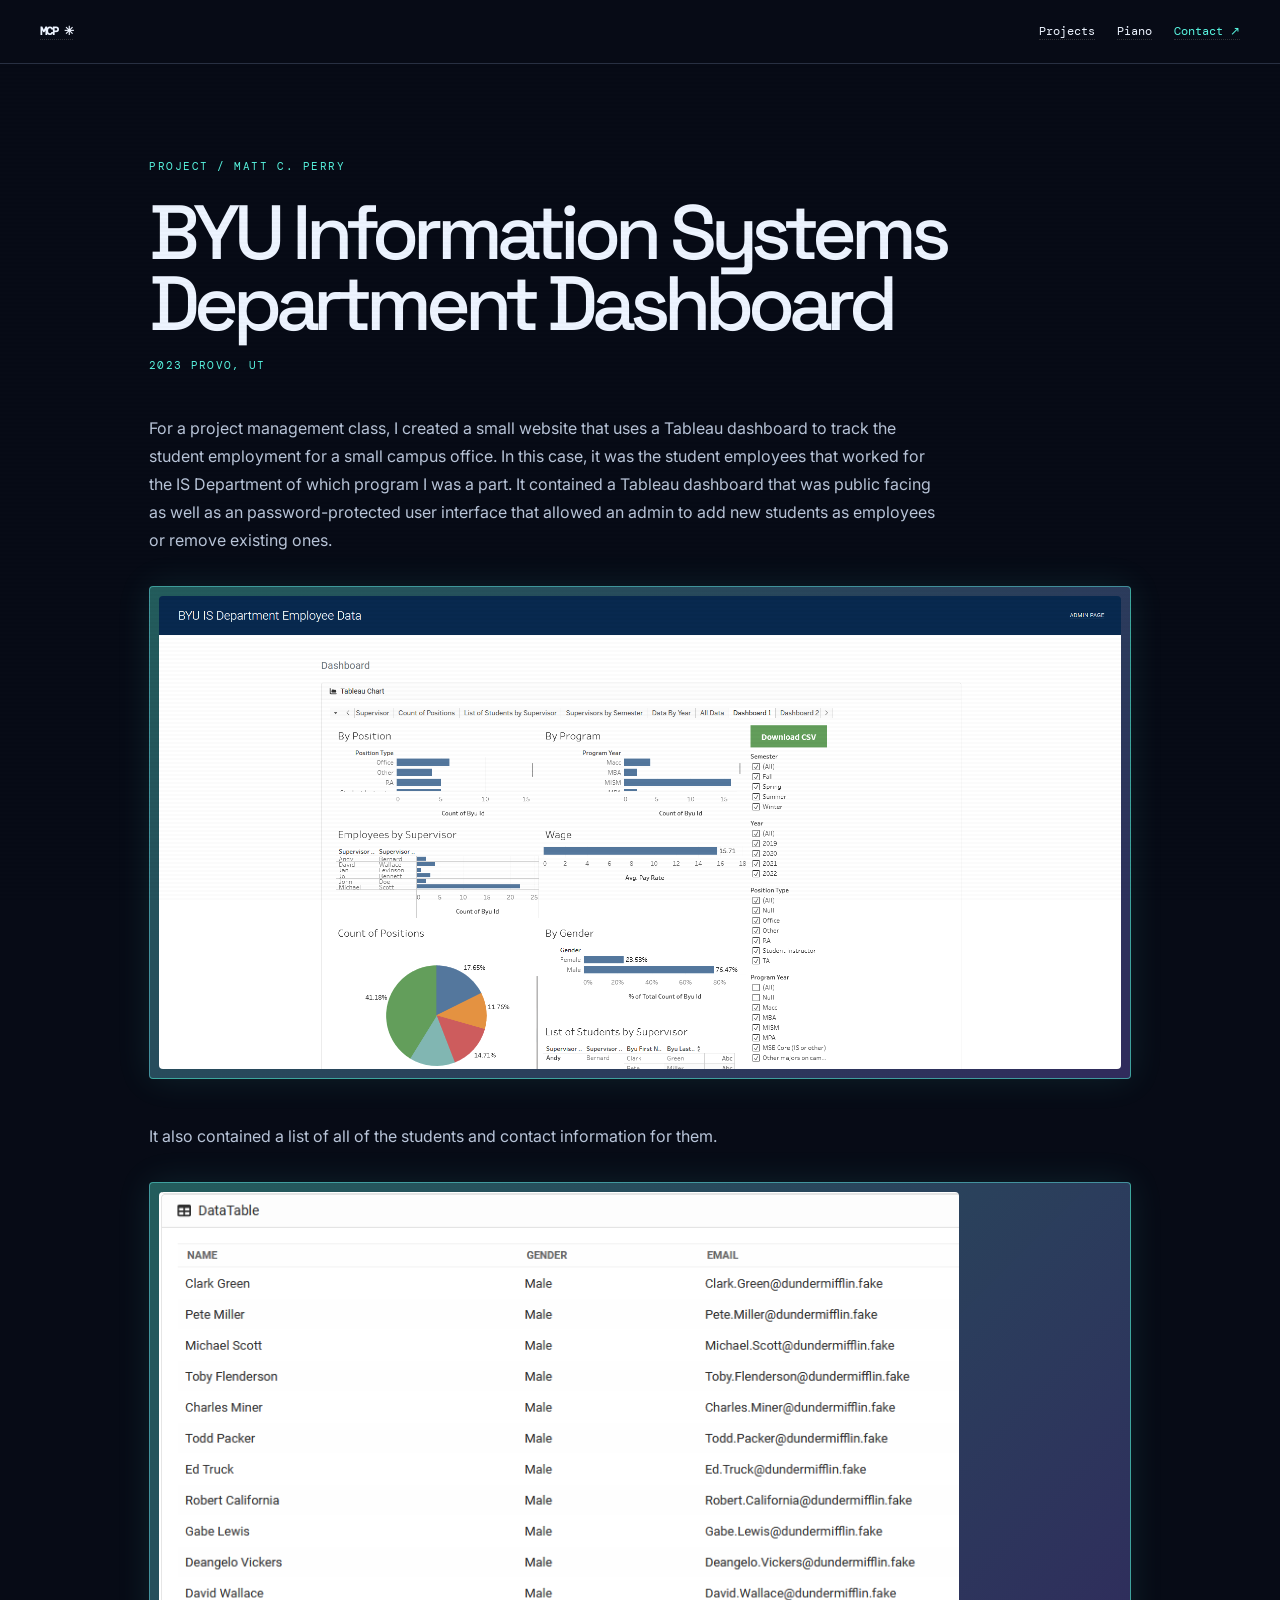
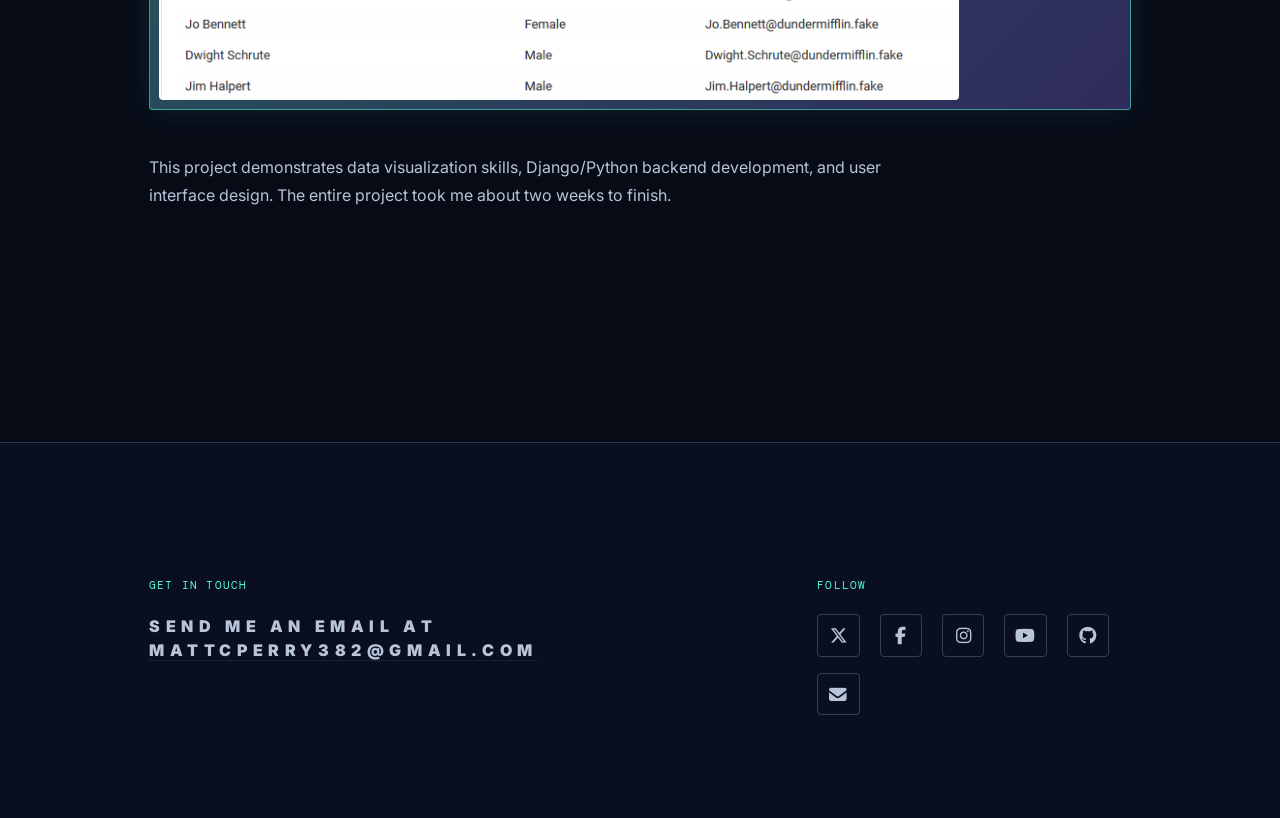
<file: project/isdepartment/index.html>
<!DOCTYPE HTML>
<html>
	<head>
		<title>Project - Matt Perry Web Dev</title>
		<meta charset="utf-8" />
		<meta name="viewport" content="width=device-width, initial-scale=1, user-scalable=no" />
		<link rel="preload" href="/assets/css/main.css" as="style" />
		<link rel="stylesheet" href="/assets/css/main.css" />
		<link rel="stylesheet" href="/assets/css/universal-nav.css" />
		<link rel="stylesheet" href="/assets/css/project-futuristic.css" />
		<noscript><link rel="stylesheet" href="/assets/css/noscript.css" /></noscript>
	</head>
	<body class="is-preload">
		<nav class="universal-nav"><a href="/">MCP ✳</a><a href="/#projects">Projects</a><a href="/piano/">Piano</a><a href="mailto:mattcperry382@gmail.com">Contact ↗</a></nav>
		<!-- Wrapper -->
			<div id="wrapper">

				<!-- Header -->
					<header id="header">
						<div class="inner">

							<!-- Logo -->
								<a href="/" class="logo">
									<span class="symbol"><img src="/images/logo.svg" alt="" /></span><span class="title">Matt Perry Web Dev</span>
								</a>

							<!-- Nav -->
								<nav>
									<ul>
										<li><a href="#menu">Menu</a></li>
									</ul>
								</nav>

						</div>
					</header>

				<!-- Menu -->
					<nav id="menu">
						<h2>Menu</h2>
						<ul>
							<li><a href="/">Home</a></li>
							<!-- <li><a href="#projects">Projects</a></li> -->
							<li><a href="#">Blog (Coming Soon)</a></li>
							<!-- <li><a href="#aboutme">About Me</a></li> -->
						</ul>
					</nav>

				<!-- Main -->
					<div id="main">
						<div class="inner">
							<h1>BYU Information Systems Department Dashboard</h1>
							<h2>2023 Provo, UT</h2>
							<p>For a project management class, I created a small website that uses a Tableau dashboard to track the student employment
                                 for a small campus office. In this case, it was the student employees that worked for the IS Department of which program
                                  I was a part. It contained a Tableau dashboard that was public facing as well as an password-protected user interface 
                                  that allowed an admin to add new students as employees or remove existing ones.</p>
                            <span class="image main"><img src="/images/is_dept_dashboard.png" alt="A simple dashboard showing student employment data for the IS Department" /></span>
                            <p>It also contained a list of all of the students and contact information for them.</p>
                            <span class="image main" id="is-data-table"><img src="/images/is_dept_data_table.png" alt="A table showing student employment data for the IS Department" /></span>
							<p>This project demonstrates data visualization skills, Django/Python backend development, and user interface design. The 
                                entire project took me about two weeks to finish.</p>
						</div>
					</div>

				<!-- Footer -->
					<footer id="footer">
						<div class="inner">
							<section>
								<h2>Get in touch</h2>
								<h3>Send me an email at <a href="mailto:mattcperry382@gmail.com">mattcperry382@gmail.com</a></h3>
							</section>
							<section>
								<h2>Follow</h2>
								<ul class="icons">
									<li><a href="https://x.com/WookieeDev" target="_blank" class="icon brands style2 fa-brands fa-x-twitter"><span class="label">Twitter</span></a></li>
									<li><a href="https://www.facebook.com/people/WookieeDev/61581801938972/" target="_blank" class="icon brands style2 fa-facebook-f"><span class="label">Facebook</span></a></li>
									<li><a href="https://www.instagram.com/wookieedev/" target="_blank" class="icon brands style2 fa-instagram"><span class="label">Instagram</span></a></li>
									<li><a href="https://www.youtube.com/@WookieeDev" target="_blank" class="icon brands style2 fa-youtube"><span class="label">YouTube</span></a></li>
									<li><a href="https://github.com/mattcperry382/" target="_blank" class="icon brands style2 fa-github"><span class="label">GitHub</span></a></li>
									<li><a href="mailto:mattcperry382@gmail.com" target="_blank" class="icon solid style2 fa-envelope"><span class="label">Email</span></a></li>
								</ul>
							</section>
						</div>
					</footer>

			</div>

		<!-- Scripts -->
			<script src="/assets/js/jquery.min.js"></script>
			<script src="/assets/js/browser.min.js"></script>
			<script src="/assets/js/breakpoints.min.js"></script>
			<script src="/assets/js/util.js"></script>
			<script src="/assets/js/main.js"></script>

	</body>
</html>
</file>
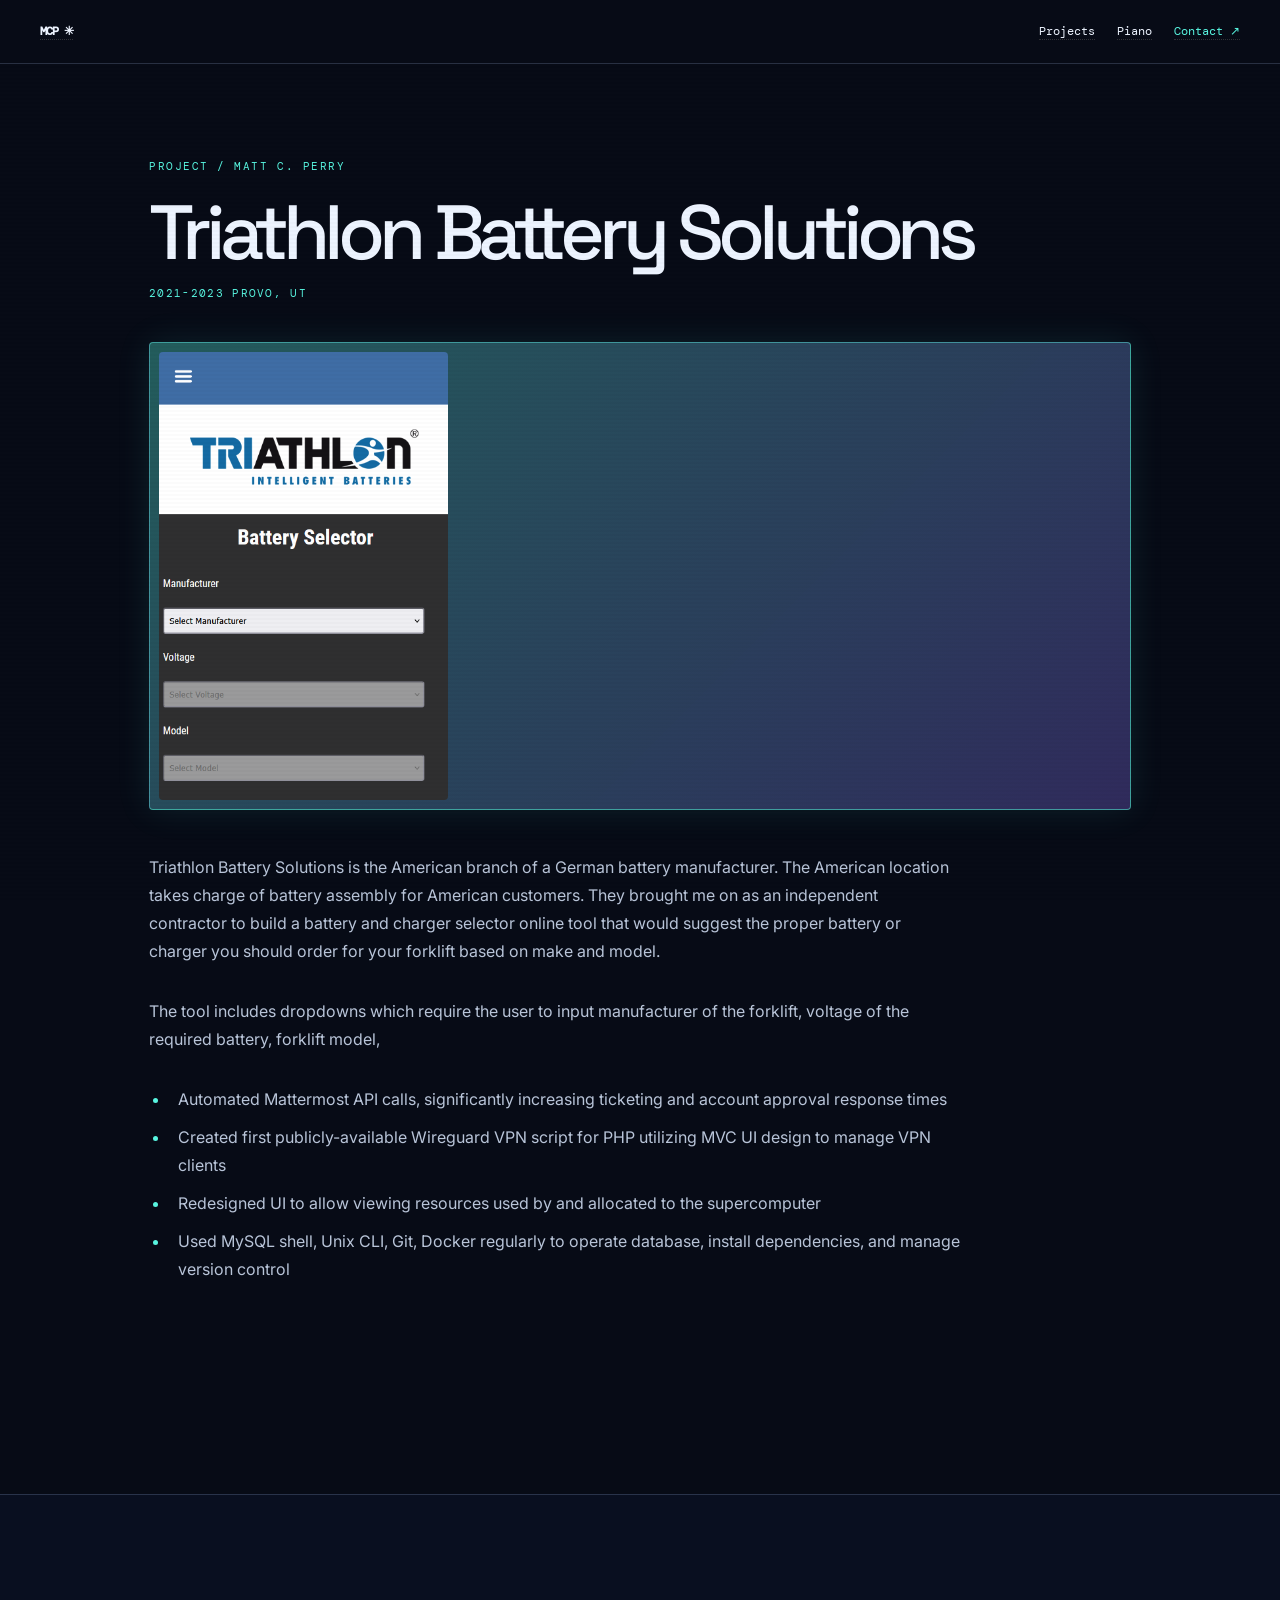
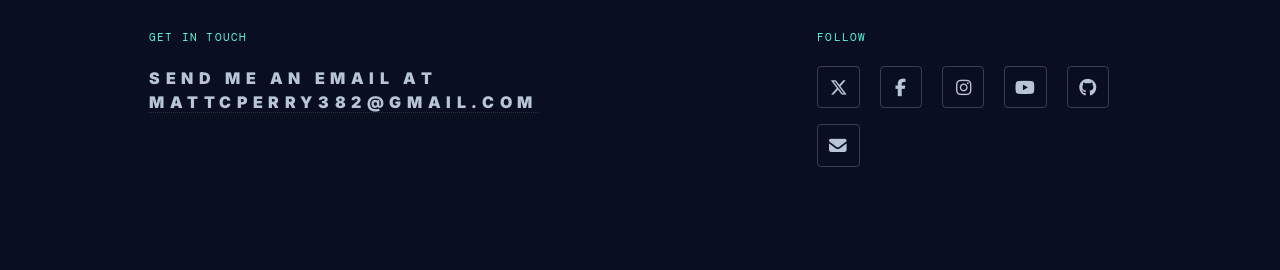
<file: project/triathlon/index.html>
<!DOCTYPE HTML>
<html>
	<head>
		<title>Project - Matt Perry Web Dev</title>
		<meta charset="utf-8" />
		<meta name="viewport" content="width=device-width, initial-scale=1, user-scalable=no" />
		<link rel="preload" href="/assets/css/main.css" as="style" />
		<link rel="stylesheet" href="/assets/css/main.css" />
		<link rel="stylesheet" href="/assets/css/universal-nav.css" />
		<link rel="stylesheet" href="/assets/css/project-futuristic.css" />
		<noscript><link rel="stylesheet" href="/assets/css/noscript.css" /></noscript>
	</head>
	<body class="is-preload">
		<nav class="universal-nav"><a href="/">MCP ✳</a><a href="/#projects">Projects</a><a href="/piano/">Piano</a><a href="mailto:mattcperry382@gmail.com">Contact ↗</a></nav>
		<!-- Wrapper -->
			<div id="wrapper">

				<!-- Header -->
					<header id="header">
						<div class="inner">

							<!-- Logo -->
								<a href="/" class="logo">
									<span class="symbol"><img src="/images/logo.svg" alt="" /></span><span class="title">Matt Perry Web Dev</span>
								</a>

							<!-- Nav -->
								<nav>
									<ul>
										<li><a href="#menu">Menu</a></li>
									</ul>
								</nav>

						</div>
					</header>

				<!-- Menu -->
					<nav id="menu">
						<h2>Menu</h2>
						<ul>
							<li><a href="/">Home</a></li>
							<!-- <li><a href="#projects">Projects</a></li> -->
							<li><a href="#">Blog (Coming Soon)</a></li>
							<!-- <li><a href="#aboutme">About Me</a></li> -->
						</ul>
					</nav>

				<!-- Main -->
					<div id="main">
						<div class="inner">
							<h1>Triathlon Battery Solutions</h1>
							<h2>2021-2023 Provo, UT</h2>
							<span class="image main"><img width="100" src="/images/triathlon_battery_selector.png" id="triathlon_selector" alt="" /></span>
							<p>Triathlon Battery Solutions is the American branch of a German battery manufacturer. The American location takes charge of battery assembly for American customers. 
								They brought me on as an independent contractor to build a battery and charger selector online tool that would suggest the proper battery or charger you should order 
								for your forklift based on make and model.
							</p>
							<p>The tool includes dropdowns which require the user to input manufacturer of the forklift, voltage of the required battery, forklift model, </p>
							<ul>
								<li>Automated Mattermost API calls, significantly increasing ticketing and account approval response times</li>
								<li>Created first publicly-available Wireguard VPN script for PHP utilizing MVC UI design to manage VPN clients</li>
								<li>Redesigned UI to allow viewing resources used by and allocated to the supercomputer</li>
								<li>Used MySQL shell, Unix CLI, Git, Docker regularly to operate database, install dependencies, and manage version control</li>
							</ul>
						</div>
					</div>

				<!-- Footer -->
					<footer id="footer">
						<div class="inner">
							<section>
								<h2>Get in touch</h2>
								<h3>Send me an email at <a href="mailto:mattcperry382@gmail.com">mattcperry382@gmail.com</a></h3>
							</section>
							<section>
								<h2>Follow</h2>
								<ul class="icons">
									<li><a href="https://x.com/WookieeDev" target="_blank" class="icon brands style2 fa-brands fa-x-twitter"><span class="label">Twitter</span></a></li>
									<li><a href="https://www.facebook.com/people/WookieeDev/61581801938972/" target="_blank" class="icon brands style2 fa-facebook-f"><span class="label">Facebook</span></a></li>
									<li><a href="https://www.instagram.com/wookieedev/" target="_blank" class="icon brands style2 fa-instagram"><span class="label">Instagram</span></a></li>
									<li><a href="https://www.youtube.com/@WookieeDev" target="_blank" class="icon brands style2 fa-youtube"><span class="label">YouTube</span></a></li>
									<li><a href="https://github.com/mattcperry382/" target="_blank" class="icon brands style2 fa-github"><span class="label">GitHub</span></a></li>
									<li><a href="mailto:devwookiee@gmail.com" class="icon solid style2 fa-envelope"><span class="label">Email</span></a></li>
								</ul>
							</section>
						</div>
					</footer>

			</div>

		<!-- Scripts -->
			<script src="/assets/js/jquery.min.js"></script>
			<script src="/assets/js/browser.min.js"></script>
			<script src="/assets/js/breakpoints.min.js"></script>
			<script src="/assets/js/util.js"></script>
			<script src="/assets/js/main.js"></script>

	</body>
</html>
</file>
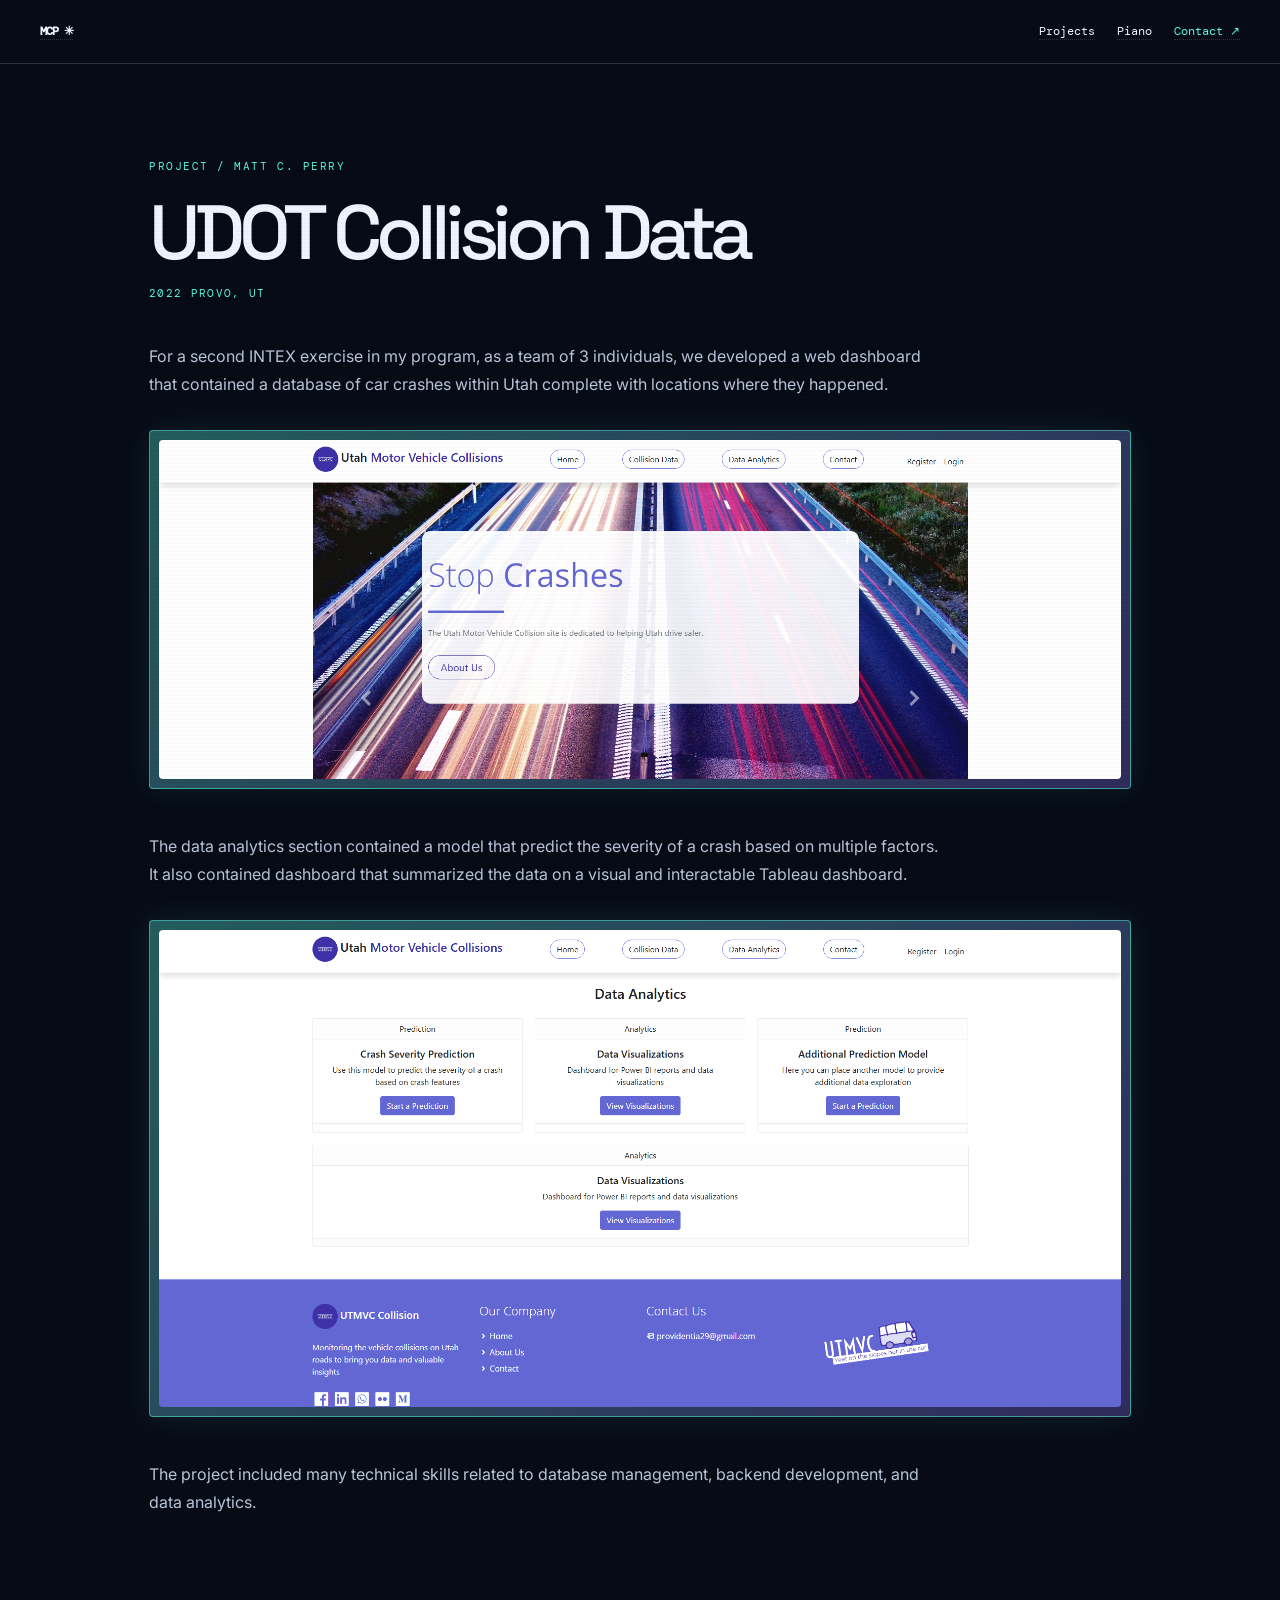
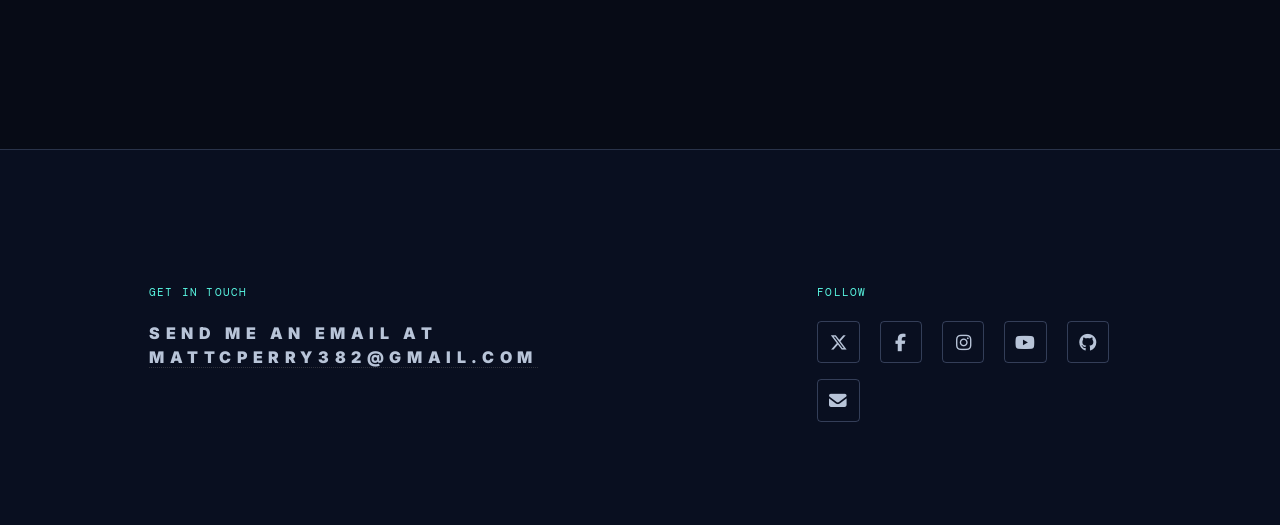
<file: project/udotdata/index.html>
<!DOCTYPE HTML>
<html>
	<head>
		<title>Project - Matt Perry Web Dev</title>
		<meta charset="utf-8" />
		<meta name="viewport" content="width=device-width, initial-scale=1, user-scalable=no" />
		<link rel="preload" href="/assets/css/main.css" as="style" />
		<link rel="stylesheet" href="/assets/css/main.css" />
		<link rel="stylesheet" href="/assets/css/universal-nav.css" />
		<link rel="stylesheet" href="/assets/css/project-futuristic.css" />
		<noscript><link rel="stylesheet" href="/assets/css/noscript.css" /></noscript>
	</head>
	<body class="is-preload">
		<nav class="universal-nav"><a href="/">MCP ✳</a><a href="/#projects">Projects</a><a href="/piano/">Piano</a><a href="mailto:mattcperry382@gmail.com">Contact ↗</a></nav>
		<!-- Wrapper -->
			<div id="wrapper">

				<!-- Header -->
					<header id="header">
						<div class="inner">

							<!-- Logo -->
								<a href="/" class="logo">
									<span class="symbol"><img src="/images/logo.svg" alt="" /></span><span class="title">Matt Perry Web Dev</span>
								</a>

							<!-- Nav -->
								<nav>
									<ul>
										<li><a href="#menu">Menu</a></li>
									</ul>
								</nav>

						</div>
					</header>

				<!-- Menu -->
					<nav id="menu">
						<h2>Menu</h2>
						<ul>
							<li><a href="/">Home</a></li>
							<!-- <li><a href="#projects">Projects</a></li> -->
							<li><a href="#">Blog (Coming Soon)</a></li>
							<!-- <li><a href="#aboutme">About Me</a></li> -->
						</ul>
					</nav>

				<!-- Main -->
					<div id="main">
						<div class="inner">
							<h1>UDOT Collision Data</h1>
							<h2>2022 Provo, UT</h2>
							<p>For a second INTEX exercise in my program, as a team of 3 individuals, we developed a web dashboard that 
                                contained a database of car crashes within Utah complete with locations where they happened.</p>
                            <span class="image main"><img src="/images/collisions.png" alt="" /></span>
							<p>The data analytics section contained a model that predict the severity of a crash based on multiple factors. It also contained dashboard that summarized the data on a visual and interactable Tableau dashboard.</p>
							<span class="image main"><img src="/images/collision_data_analytics.png" alt="" /></span>
                            <p>The project included many technical skills related to database management, backend development, and data analytics.</p>
						</div>
					</div>

				<!-- Footer -->
					<footer id="footer">
						<div class="inner">
							<section>
								<h2>Get in touch</h2>
								<h3>Send me an email at <a href="mailto:mattcperry382@gmail.com">mattcperry382@gmail.com</a></h3>
							</section>
							<section>
								<h2>Follow</h2>
								<ul class="icons">
									<li><a href="https://x.com/WookieeDev" target="_blank" class="icon brands style2 fa-brands fa-x-twitter"><span class="label">Twitter</span></a></li>
									<li><a href="https://www.facebook.com/people/WookieeDev/61581801938972/" target="_blank" class="icon brands style2 fa-facebook-f"><span class="label">Facebook</span></a></li>
									<li><a href="https://www.instagram.com/wookieedev/" target="_blank" class="icon brands style2 fa-instagram"><span class="label">Instagram</span></a></li>
									<li><a href="https://www.youtube.com/@WookieeDev" target="_blank" class="icon brands style2 fa-youtube"><span class="label">YouTube</span></a></li>
									<li><a href="https://github.com/mattcperry382/" target="_blank" class="icon brands style2 fa-github"><span class="label">GitHub</span></a></li>
									<li><a href="mailto:mattcperry382@gmail.com" target="_blank" class="icon solid style2 fa-envelope"><span class="label">Email</span></a></li>
								</ul>
							</section>
						</div>
					</footer>

			</div>

		<!-- Scripts -->
			<script src="/assets/js/jquery.min.js"></script>
			<script src="/assets/js/browser.min.js"></script>
			<script src="/assets/js/breakpoints.min.js"></script>
			<script src="/assets/js/util.js"></script>
			<script src="/assets/js/main.js"></script>

	</body>
</html>
</file>
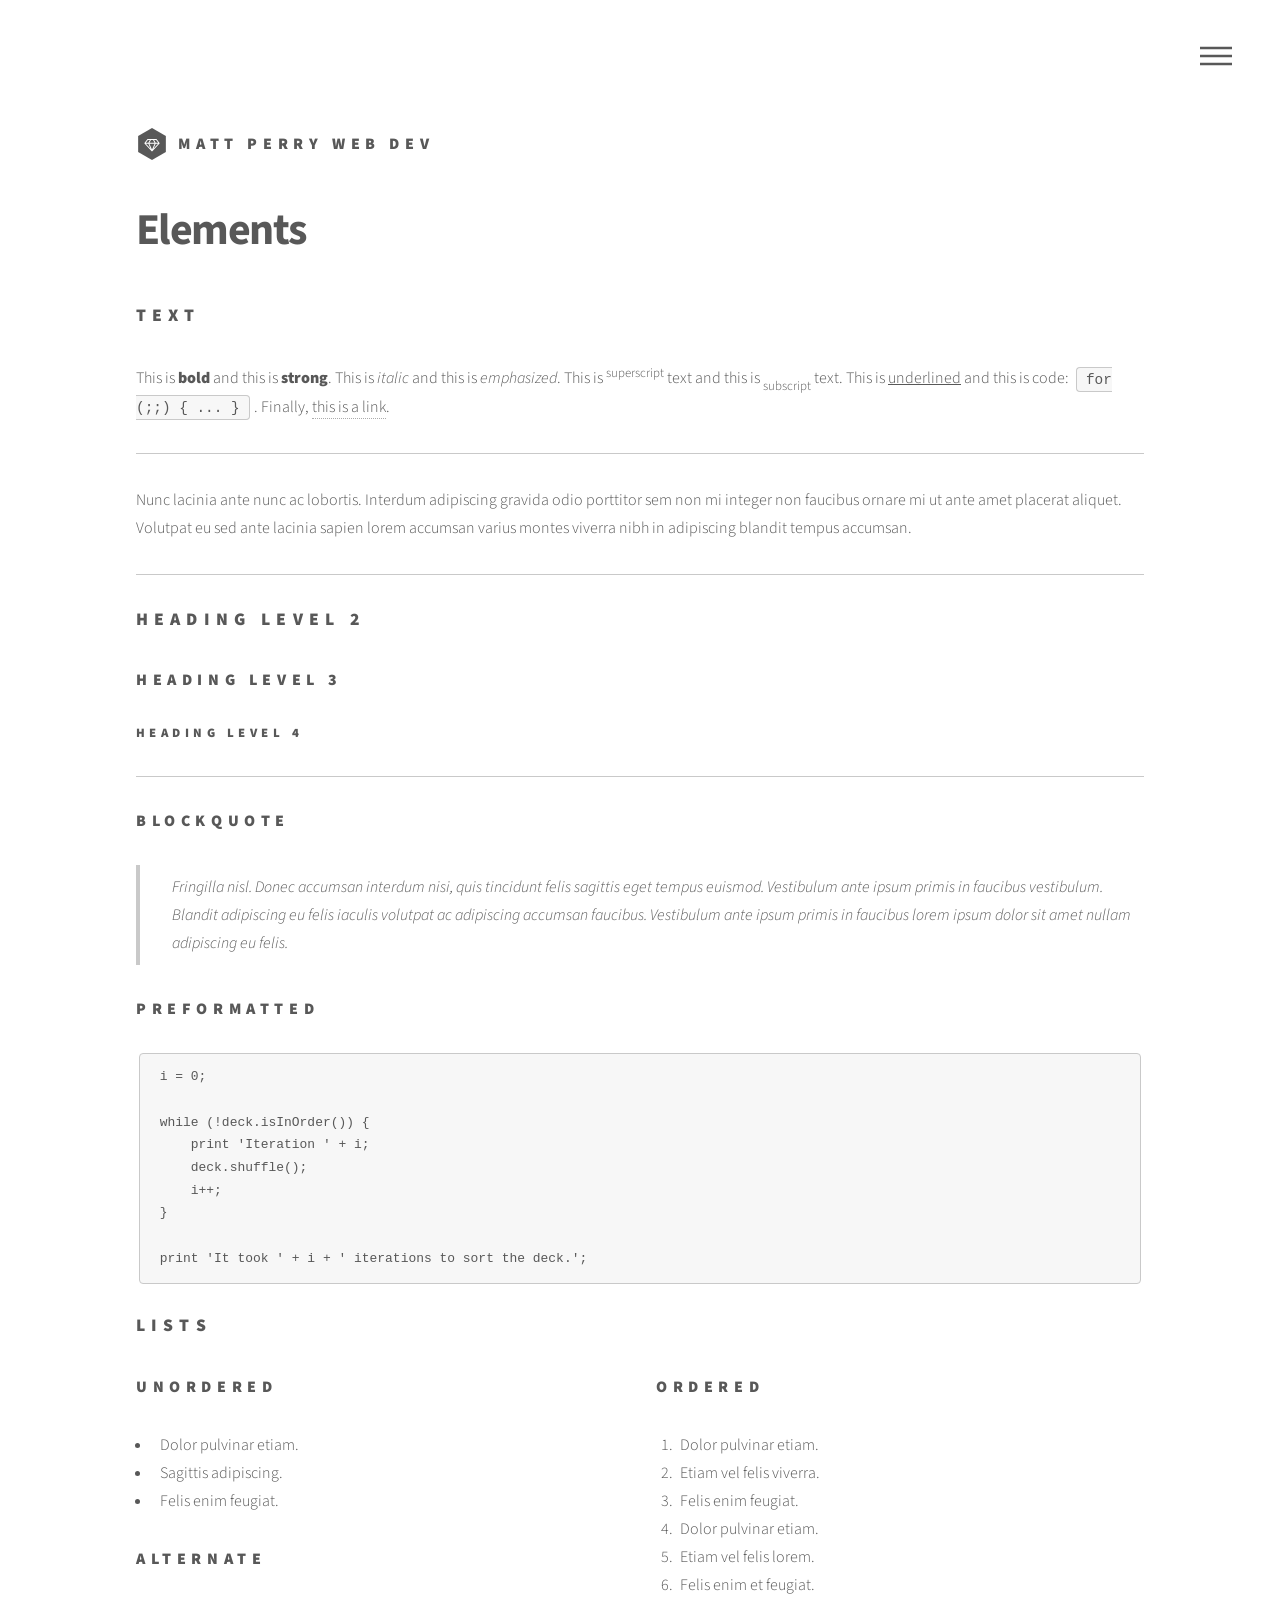
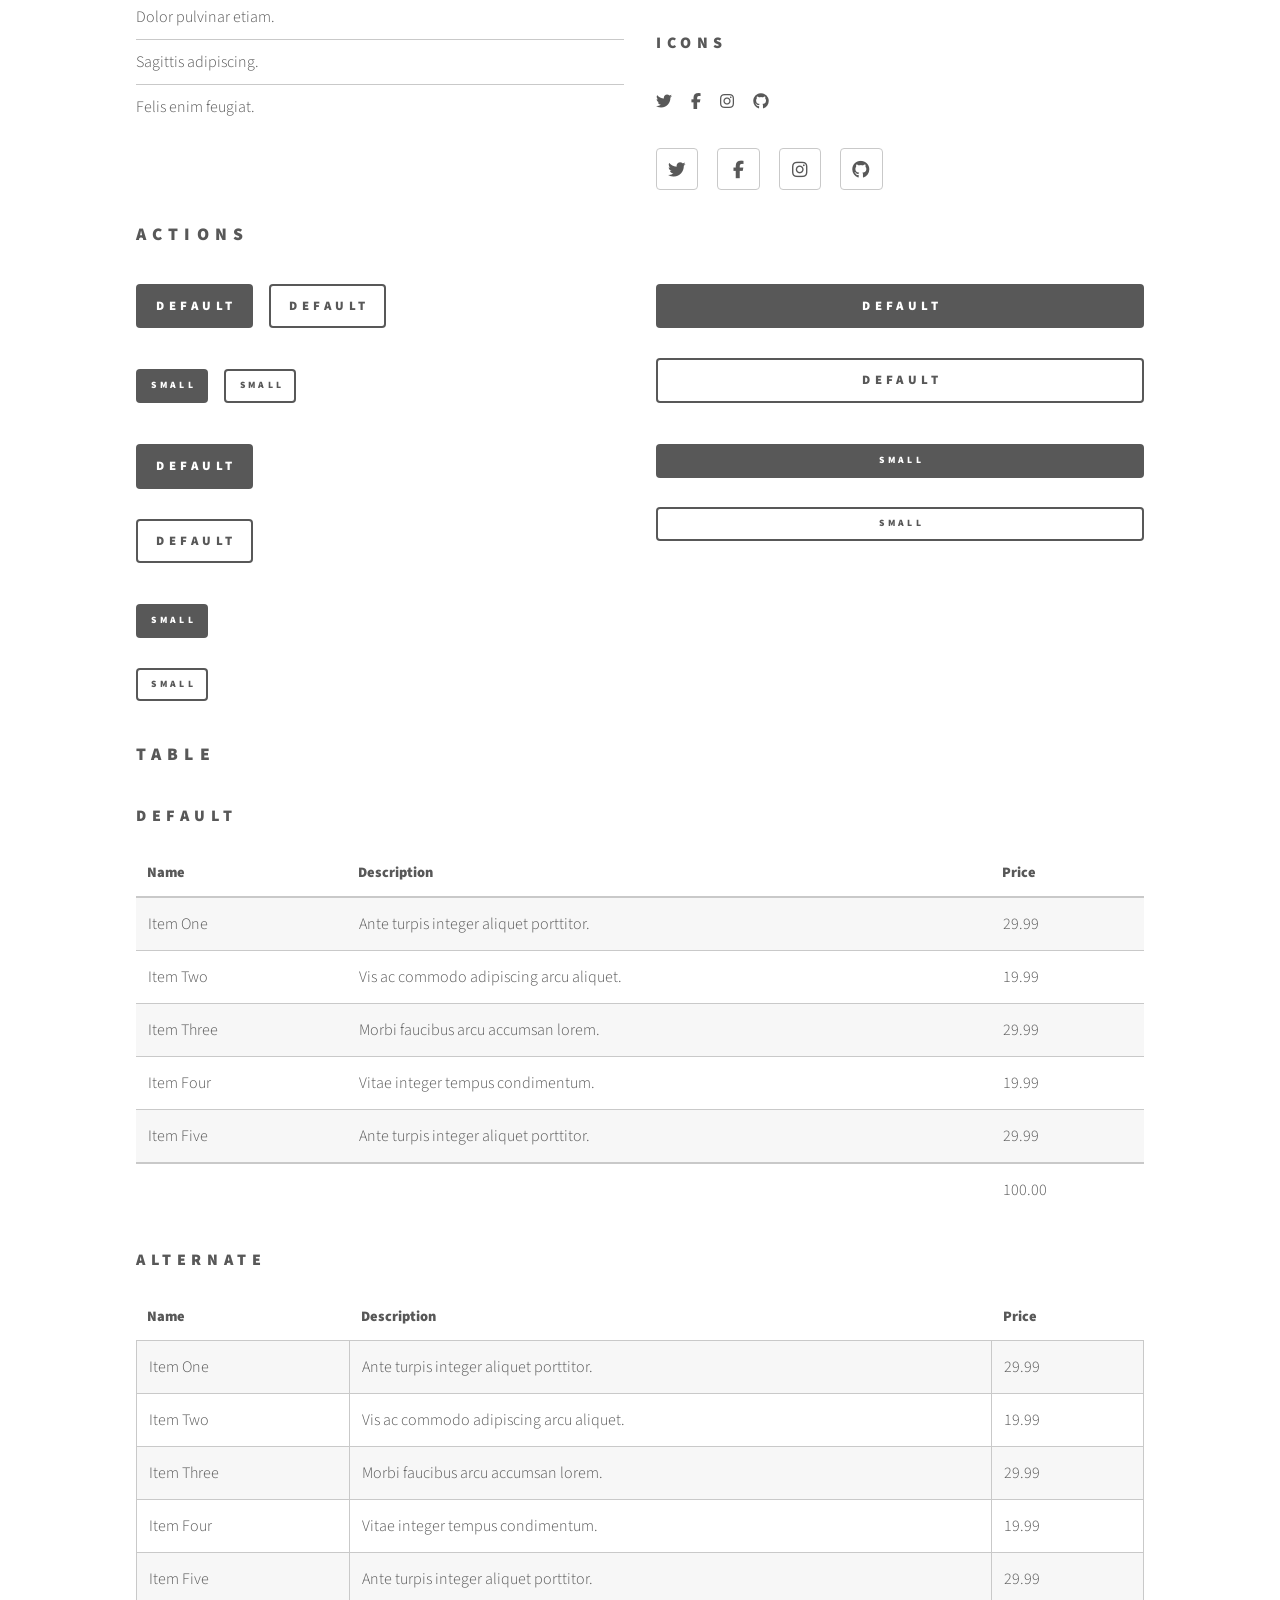
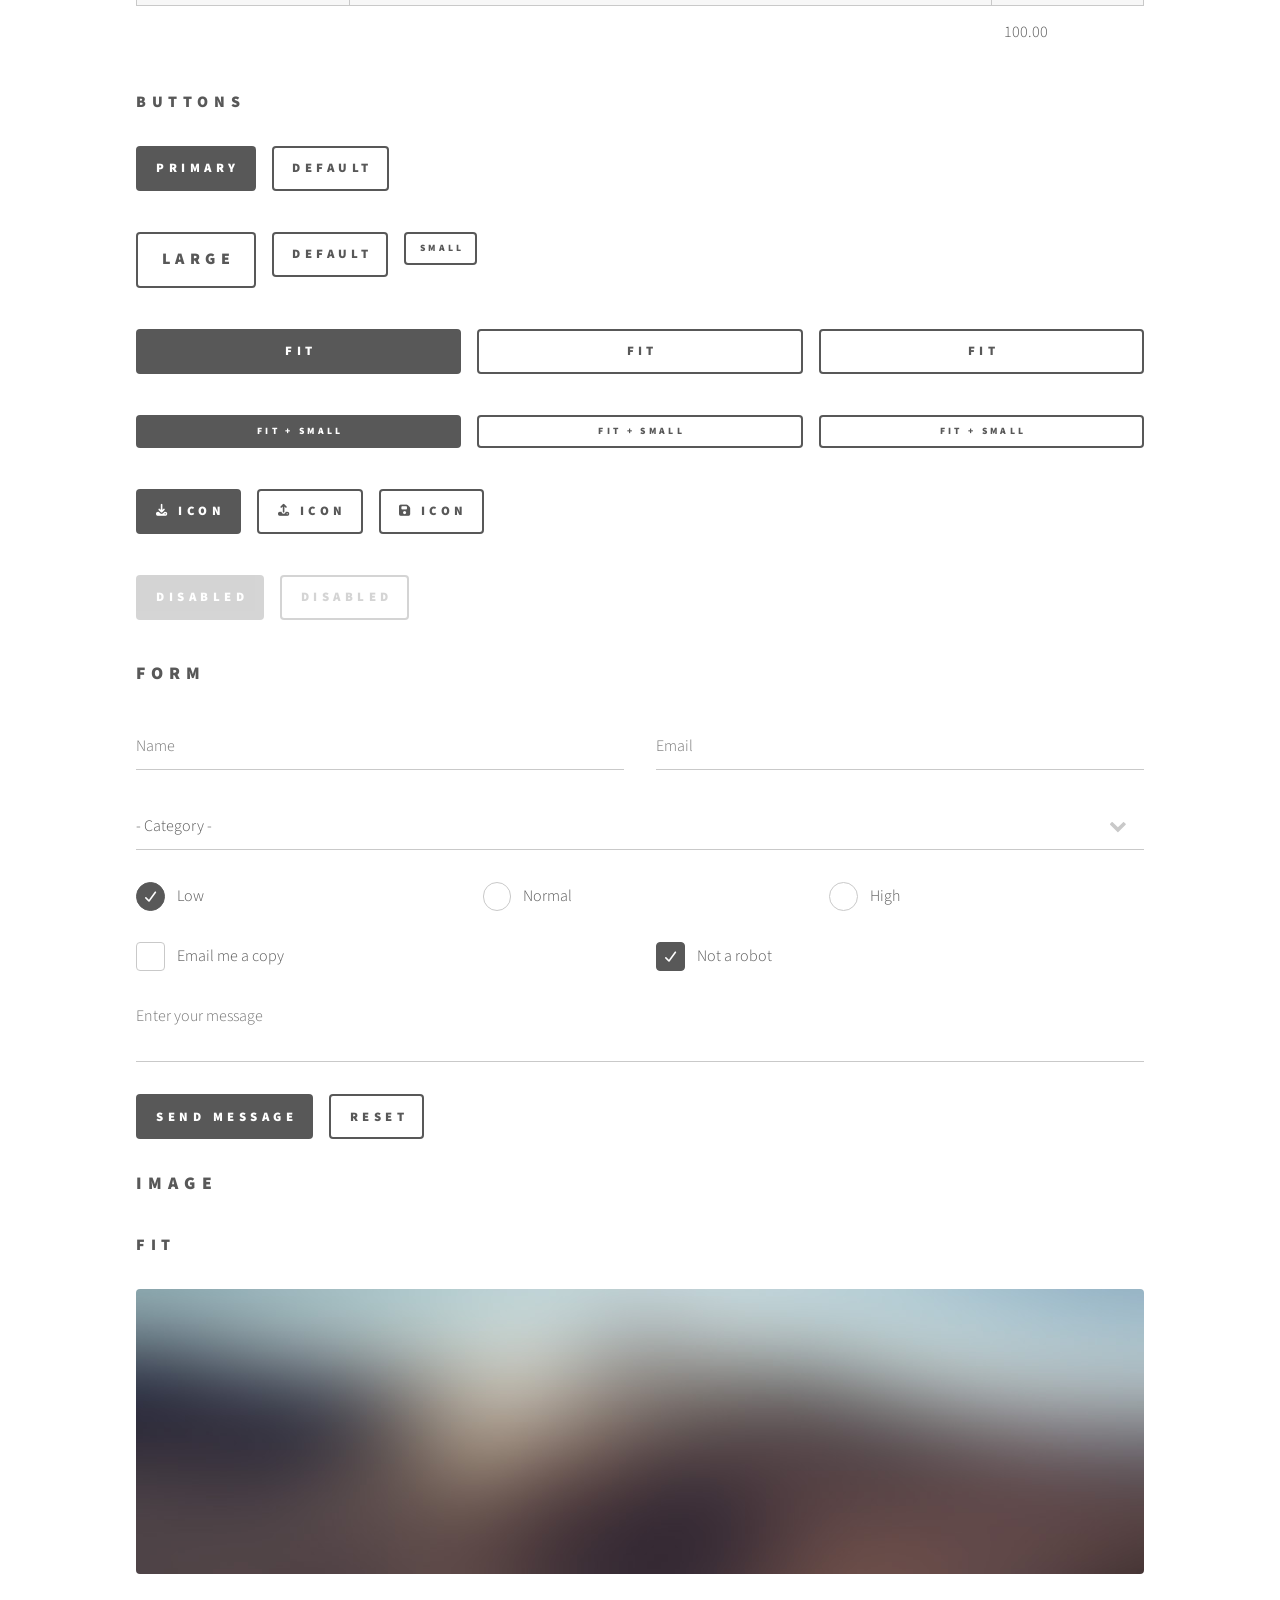
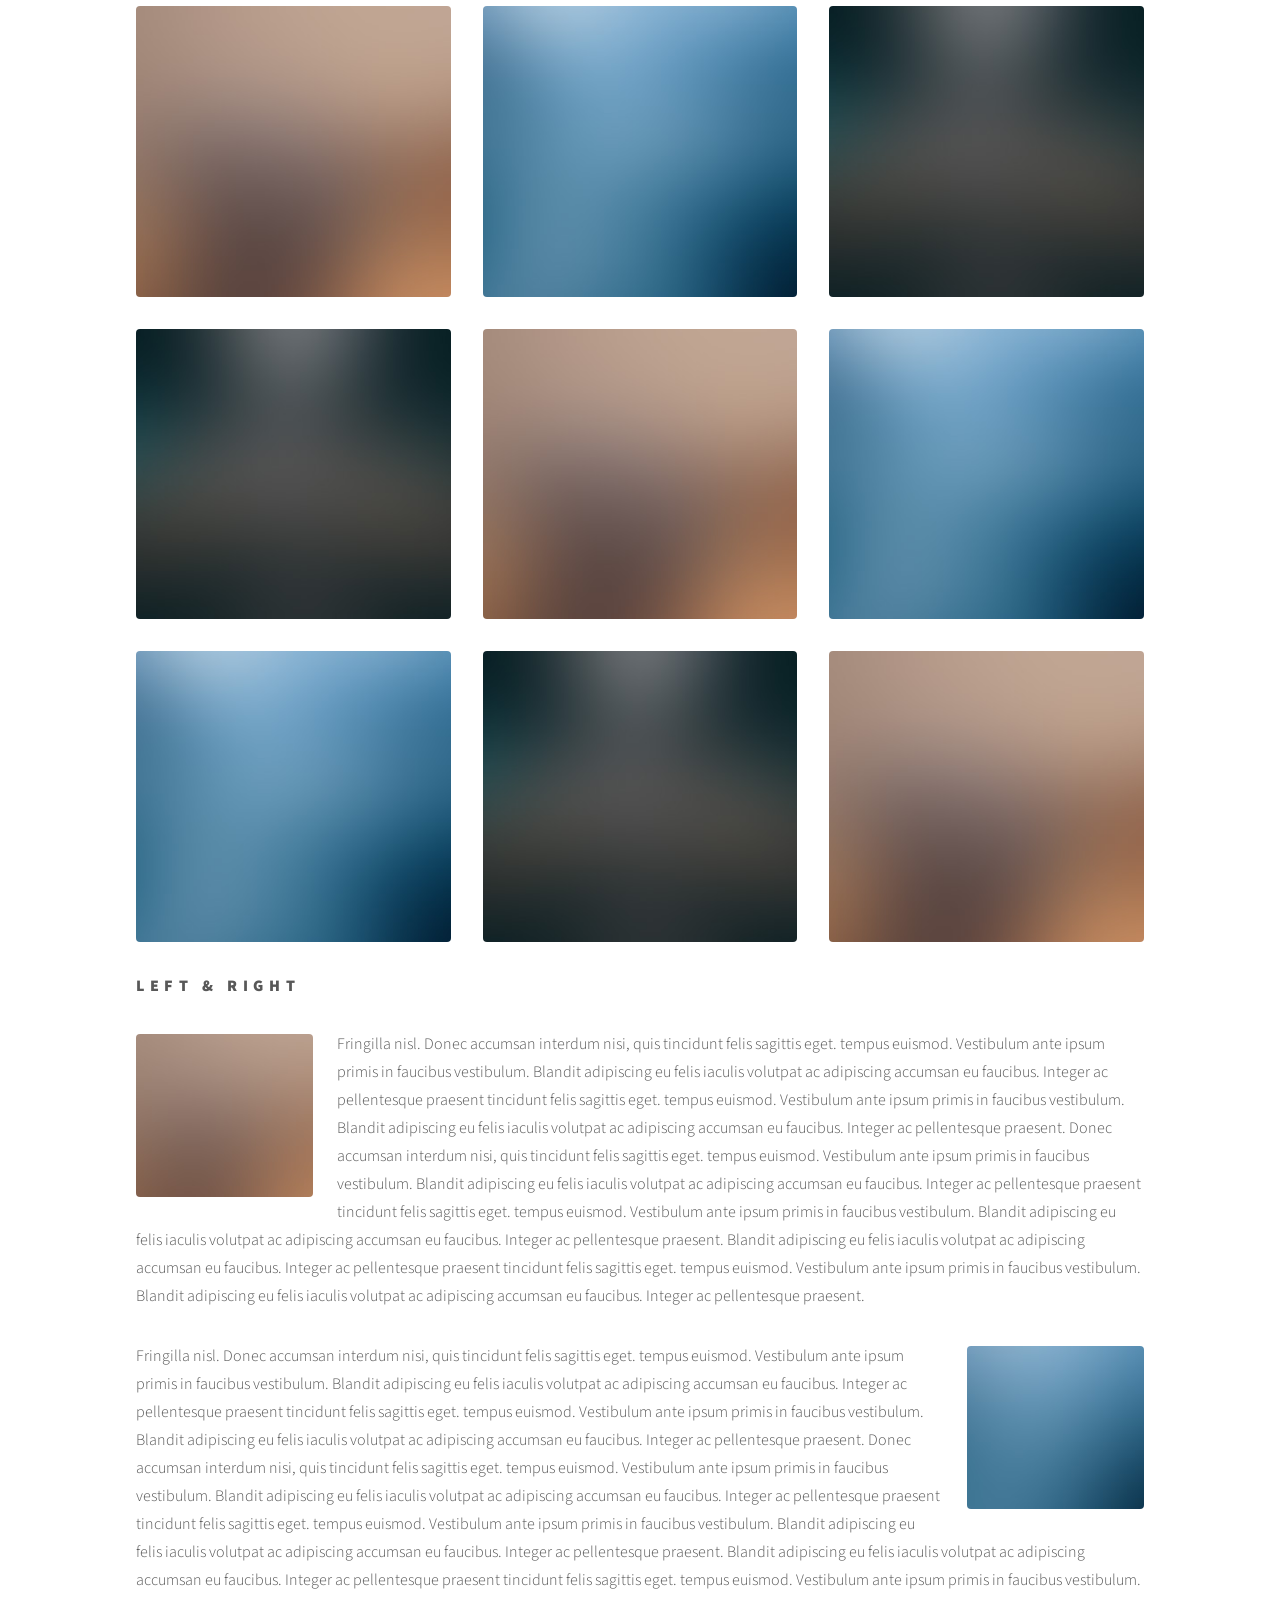
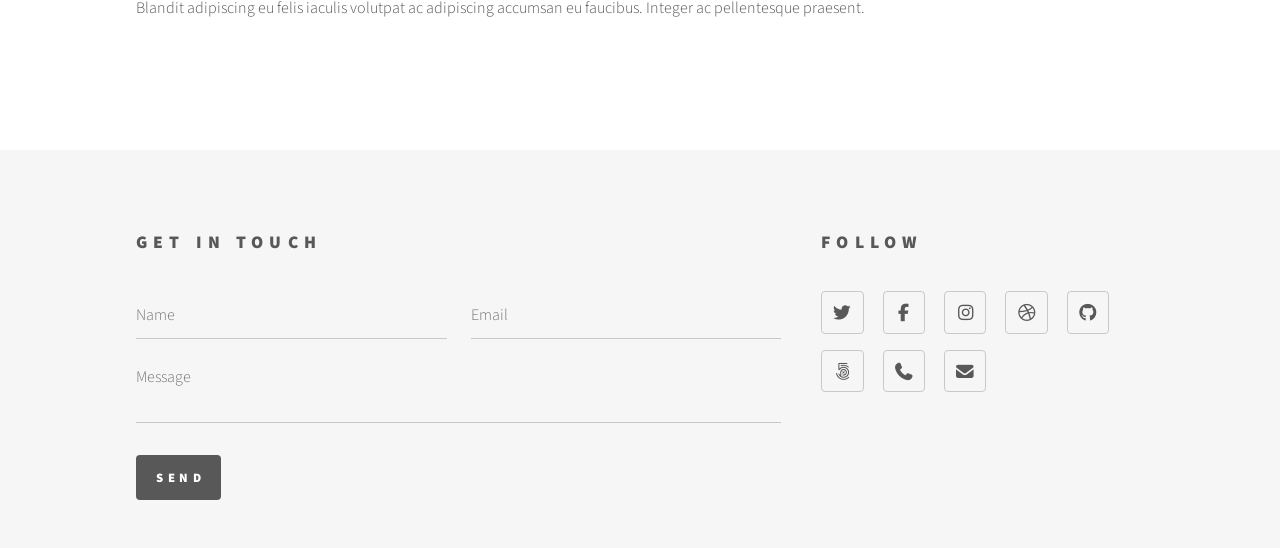
<file: elements.html>
<!DOCTYPE HTML>
<html>
	<head>
		<title>Elements - Matt Perry Web Dev</title>
		<meta charset="utf-8" />
		<meta name="viewport" content="width=device-width, initial-scale=1, user-scalable=no" />
		<link rel="preload" href="/assets/css/main.css" as="style" />
		<link rel="stylesheet" href="assets/css/main.css" />
		<noscript><link rel="stylesheet" href="assets/css/noscript.css" /></noscript>
	</head>
	<body class="is-preload">
		<!-- Wrapper -->
			<div id="wrapper">

				<!-- Header -->
					<header id="header">
						<div class="inner">

							<!-- Logo -->
								<a href="/" class="logo">
									<span class="symbol"><img src="/images/logo.svg" alt="" /></span><span class="title">Matt Perry Web Dev</span>
								</a>

							<!-- Nav -->
								<nav>
									<ul>
										<li><a href="#menu">Menu</a></li>
									</ul>
								</nav>

						</div>
					</header>

				<!-- Menu -->
					<nav id="menu">
						<h2>Menu</h2>
						<ul>
							<li><a href="/">Home</a></li>
							<li><a href="/generic/">Ipsum veroeros</a></li>
							<li><a href="/generic/">Tempus etiam</a></li>
							<li><a href="/generic/">Consequat dolor</a></li>
							<li><a href="elements.html">Elements</a></li>
						</ul>
					</nav>

				<!-- Main -->
					<div id="main">
						<div class="inner">
							<h1>Elements</h1>

							<!-- Text -->
								<section>
									<h2>Text</h2>
									<p>This is <b>bold</b> and this is <strong>strong</strong>. This is <i>italic</i> and this is <em>emphasized</em>.
									This is <sup>superscript</sup> text and this is <sub>subscript</sub> text.
									This is <u>underlined</u> and this is code: <code>for (;;) { ... }</code>. Finally, <a href="#">this is a link</a>.</p>
									<hr />
									<p>Nunc lacinia ante nunc ac lobortis. Interdum adipiscing gravida odio porttitor sem non mi integer non faucibus ornare mi ut ante amet placerat aliquet. Volutpat eu sed ante lacinia sapien lorem accumsan varius montes viverra nibh in adipiscing blandit tempus accumsan.</p>
									<hr />
									<h2>Heading Level 2</h2>
									<h3>Heading Level 3</h3>
									<h4>Heading Level 4</h4>
									<hr />
									<h3>Blockquote</h3>
									<blockquote>Fringilla nisl. Donec accumsan interdum nisi, quis tincidunt felis sagittis eget tempus euismod. Vestibulum ante ipsum primis in faucibus vestibulum. Blandit adipiscing eu felis iaculis volutpat ac adipiscing accumsan faucibus. Vestibulum ante ipsum primis in faucibus lorem ipsum dolor sit amet nullam adipiscing eu felis.</blockquote>
									<h3>Preformatted</h3>
									<pre><code>i = 0;

while (!deck.isInOrder()) {
    print 'Iteration ' + i;
    deck.shuffle();
    i++;
}

print 'It took ' + i + ' iterations to sort the deck.';</code></pre>
								</section>

							<!-- Lists -->
								<section>
									<h2>Lists</h2>
									<div class="row">
										<div class="col-6 col-12-medium">
											<h3>Unordered</h3>
											<ul>
												<li>Dolor pulvinar etiam.</li>
												<li>Sagittis adipiscing.</li>
												<li>Felis enim feugiat.</li>
											</ul>
											<h3>Alternate</h3>
											<ul class="alt">
												<li>Dolor pulvinar etiam.</li>
												<li>Sagittis adipiscing.</li>
												<li>Felis enim feugiat.</li>
											</ul>
										</div>
										<div class="col-6 col-12-medium">
											<h3>Ordered</h3>
											<ol>
												<li>Dolor pulvinar etiam.</li>
												<li>Etiam vel felis viverra.</li>
												<li>Felis enim feugiat.</li>
												<li>Dolor pulvinar etiam.</li>
												<li>Etiam vel felis lorem.</li>
												<li>Felis enim et feugiat.</li>
											</ol>
											<h3>Icons</h3>
											<ul class="icons">
												<li><a href="#" class="icon brands style1 fa-twitter"><span class="label">Twitter</span></a></li>
												<li><a href="#" class="icon brands style1 fa-facebook-f"><span class="label">Facebook</span></a></li>
												<li><a href="#" class="icon brands style1 fa-instagram"><span class="label">Instagram</span></a></li>
												<li><a href="#" class="icon brands style1 fa-github"><span class="label">Github</span></a></li>
											</ul>
											<ul class="icons">
												<li><a href="#" class="icon brands style2 fa-twitter"><span class="label">Twitter</span></a></li>
												<li><a href="#" class="icon brands style2 fa-facebook-f"><span class="label">Facebook</span></a></li>
												<li><a href="#" class="icon brands style2 fa-instagram"><span class="label">Instagram</span></a></li>
												<li><a href="#" class="icon brands style2 fa-github"><span class="label">Github</span></a></li>
											</ul>
										</div>
									</div>
									<h2>Actions</h2>
									<div class="row">
										<div class="col-6 col-12-medium">
											<ul class="actions">
												<li><a href="#" class="button primary">Default</a></li>
												<li><a href="#" class="button">Default</a></li>
											</ul>
											<ul class="actions small">
												<li><a href="#" class="button primary small">Small</a></li>
												<li><a href="#" class="button small">Small</a></li>
											</ul>
											<ul class="actions stacked">
												<li><a href="#" class="button primary">Default</a></li>
												<li><a href="#" class="button">Default</a></li>
											</ul>
											<ul class="actions stacked">
												<li><a href="#" class="button primary small">Small</a></li>
												<li><a href="#" class="button small">Small</a></li>
											</ul>
										</div>
										<div class="col-6 col-12-medium">
											<ul class="actions stacked">
												<li><a href="#" class="button primary fit">Default</a></li>
												<li><a href="#" class="button fit">Default</a></li>
											</ul>
											<ul class="actions stacked">
												<li><a href="#" class="button primary small fit">Small</a></li>
												<li><a href="#" class="button small fit">Small</a></li>
											</ul>
										</div>
									</div>
								</section>

							<!-- Table -->
								<section>
									<h2>Table</h2>
									<h3>Default</h3>
									<div class="table-wrapper">
										<table>
											<thead>
												<tr>
													<th>Name</th>
													<th>Description</th>
													<th>Price</th>
												</tr>
											</thead>
											<tbody>
												<tr>
													<td>Item One</td>
													<td>Ante turpis integer aliquet porttitor.</td>
													<td>29.99</td>
												</tr>
												<tr>
													<td>Item Two</td>
													<td>Vis ac commodo adipiscing arcu aliquet.</td>
													<td>19.99</td>
												</tr>
												<tr>
													<td>Item Three</td>
													<td> Morbi faucibus arcu accumsan lorem.</td>
													<td>29.99</td>
												</tr>
												<tr>
													<td>Item Four</td>
													<td>Vitae integer tempus condimentum.</td>
													<td>19.99</td>
												</tr>
												<tr>
													<td>Item Five</td>
													<td>Ante turpis integer aliquet porttitor.</td>
													<td>29.99</td>
												</tr>
											</tbody>
											<tfoot>
												<tr>
													<td colspan="2"></td>
													<td>100.00</td>
												</tr>
											</tfoot>
										</table>
									</div>

									<h3>Alternate</h3>
									<div class="table-wrapper">
										<table class="alt">
											<thead>
												<tr>
													<th>Name</th>
													<th>Description</th>
													<th>Price</th>
												</tr>
											</thead>
											<tbody>
												<tr>
													<td>Item One</td>
													<td>Ante turpis integer aliquet porttitor.</td>
													<td>29.99</td>
												</tr>
												<tr>
													<td>Item Two</td>
													<td>Vis ac commodo adipiscing arcu aliquet.</td>
													<td>19.99</td>
												</tr>
												<tr>
													<td>Item Three</td>
													<td> Morbi faucibus arcu accumsan lorem.</td>
													<td>29.99</td>
												</tr>
												<tr>
													<td>Item Four</td>
													<td>Vitae integer tempus condimentum.</td>
													<td>19.99</td>
												</tr>
												<tr>
													<td>Item Five</td>
													<td>Ante turpis integer aliquet porttitor.</td>
													<td>29.99</td>
												</tr>
											</tbody>
											<tfoot>
												<tr>
													<td colspan="2"></td>
													<td>100.00</td>
												</tr>
											</tfoot>
										</table>
									</div>
								</section>

							<!-- Buttons -->
								<section>
									<h3>Buttons</h3>
									<ul class="actions">
										<li><a href="#" class="button primary">Primary</a></li>
										<li><a href="#" class="button">Default</a></li>
									</ul>
									<ul class="actions">
										<li><a href="#" class="button large">Large</a></li>
										<li><a href="#" class="button">Default</a></li>
										<li><a href="#" class="button small">Small</a></li>
									</ul>
									<ul class="actions fit">
										<li><a href="#" class="button primary fit">Fit</a></li>
										<li><a href="#" class="button fit">Fit</a></li>
										<li><a href="#" class="button fit">Fit</a></li>
									</ul>
									<ul class="actions fit small">
										<li><a href="#" class="button primary fit small">Fit + Small</a></li>
										<li><a href="#" class="button fit small">Fit + Small</a></li>
										<li><a href="#" class="button fit small">Fit + Small</a></li>
									</ul>
									<ul class="actions">
										<li><a href="#" class="button primary icon solid fa-download">Icon</a></li>
										<li><a href="#" class="button icon solid fa-upload">Icon</a></li>
										<li><a href="#" class="button icon solid fa-save">Icon</a></li>
									</ul>
									<ul class="actions">
										<li><span class="button primary disabled">Disabled</span></li>
										<li><span class="button disabled">Disabled</span></li>
									</ul>
								</section>

							<!-- Form -->
								<section>
									<h2>Form</h2>
									<form method="post" action="#">
										<div class="row gtr-uniform">
											<div class="col-6 col-12-xsmall">
												<input type="text" name="demo-name" id="demo-name" value="" placeholder="Name" />
											</div>
											<div class="col-6 col-12-xsmall">
												<input type="email" name="demo-email" id="demo-email" value="" placeholder="Email" />
											</div>
											<div class="col-12">
												<select name="demo-category" id="demo-category">
													<option value="">- Category -</option>
													<option value="1">Manufacturing</option>
													<option value="1">Shipping</option>
													<option value="1">Administration</option>
													<option value="1">Human Resources</option>
												</select>
											</div>
											<div class="col-4 col-12-small">
												<input type="radio" id="demo-priority-low" name="demo-priority" checked>
												<label for="demo-priority-low">Low</label>
											</div>
											<div class="col-4 col-12-small">
												<input type="radio" id="demo-priority-normal" name="demo-priority">
												<label for="demo-priority-normal">Normal</label>
											</div>
											<div class="col-4 col-12-small">
												<input type="radio" id="demo-priority-high" name="demo-priority">
												<label for="demo-priority-high">High</label>
											</div>
											<div class="col-6 col-12-small">
												<input type="checkbox" id="demo-copy" name="demo-copy">
												<label for="demo-copy">Email me a copy</label>
											</div>
											<div class="col-6 col-12-small">
												<input type="checkbox" id="demo-human" name="demo-human" checked>
												<label for="demo-human">Not a robot</label>
											</div>
											<div class="col-12">
												<textarea name="demo-message" id="demo-message" placeholder="Enter your message" rows="6"></textarea>
											</div>
											<div class="col-12">
												<ul class="actions">
													<li><input type="submit" value="Send Message" class="primary" /></li>
													<li><input type="reset" value="Reset" /></li>
												</ul>
											</div>
										</div>
									</form>
								</section>

							<!-- Image -->
								<section>
									<h2>Image</h2>
									<h3>Fit</h3>
									<div class="box alt">
										<div class="row gtr-uniform">
											<div class="col-12"><span class="image fit"><img src="/images/pic13.jpg" alt="" /></span></div>
											<div class="col-4"><span class="image fit"><img src="/images/pic01.jpg" alt="" /></span></div>
											<div class="col-4"><span class="image fit"><img src="/images/pic02.jpg" alt="" /></span></div>
											<div class="col-4"><span class="image fit"><img src="/images/pic03.jpg" alt="" /></span></div>
											<div class="col-4"><span class="image fit"><img src="/images/pic03.jpg" alt="" /></span></div>
											<div class="col-4"><span class="image fit"><img src="/images/pic01.jpg" alt="" /></span></div>
											<div class="col-4"><span class="image fit"><img src="/images/pic02.jpg" alt="" /></span></div>
											<div class="col-4"><span class="image fit"><img src="/images/pic02.jpg" alt="" /></span></div>
											<div class="col-4"><span class="image fit"><img src="/images/pic03.jpg" alt="" /></span></div>
											<div class="col-4"><span class="image fit"><img src="/images/pic01.jpg" alt="" /></span></div>
										</div>
									</div>
									<h3>Left &amp; Right</h3>
									<p><span class="image left"><img src="/images/pic14.jpg" alt="" /></span>Fringilla nisl. Donec accumsan interdum nisi, quis tincidunt felis sagittis eget. tempus euismod. Vestibulum ante ipsum primis in faucibus vestibulum. Blandit adipiscing eu felis iaculis volutpat ac adipiscing accumsan eu faucibus. Integer ac pellentesque praesent tincidunt felis sagittis eget. tempus euismod. Vestibulum ante ipsum primis in faucibus vestibulum. Blandit adipiscing eu felis iaculis volutpat ac adipiscing accumsan eu faucibus. Integer ac pellentesque praesent. Donec accumsan interdum nisi, quis tincidunt felis sagittis eget. tempus euismod. Vestibulum ante ipsum primis in faucibus vestibulum. Blandit adipiscing eu felis iaculis volutpat ac adipiscing accumsan eu faucibus. Integer ac pellentesque praesent tincidunt felis sagittis eget. tempus euismod. Vestibulum ante ipsum primis in faucibus vestibulum. Blandit adipiscing eu felis iaculis volutpat ac adipiscing accumsan eu faucibus. Integer ac pellentesque praesent. Blandit adipiscing eu felis iaculis volutpat ac adipiscing accumsan eu faucibus. Integer ac pellentesque praesent tincidunt felis sagittis eget. tempus euismod. Vestibulum ante ipsum primis in faucibus vestibulum. Blandit adipiscing eu felis iaculis volutpat ac adipiscing accumsan eu faucibus. Integer ac pellentesque praesent.</p>
									<p><span class="image right"><img src="/images/pic15.jpg" alt="" /></span>Fringilla nisl. Donec accumsan interdum nisi, quis tincidunt felis sagittis eget. tempus euismod. Vestibulum ante ipsum primis in faucibus vestibulum. Blandit adipiscing eu felis iaculis volutpat ac adipiscing accumsan eu faucibus. Integer ac pellentesque praesent tincidunt felis sagittis eget. tempus euismod. Vestibulum ante ipsum primis in faucibus vestibulum. Blandit adipiscing eu felis iaculis volutpat ac adipiscing accumsan eu faucibus. Integer ac pellentesque praesent. Donec accumsan interdum nisi, quis tincidunt felis sagittis eget. tempus euismod. Vestibulum ante ipsum primis in faucibus vestibulum. Blandit adipiscing eu felis iaculis volutpat ac adipiscing accumsan eu faucibus. Integer ac pellentesque praesent tincidunt felis sagittis eget. tempus euismod. Vestibulum ante ipsum primis in faucibus vestibulum. Blandit adipiscing eu felis iaculis volutpat ac adipiscing accumsan eu faucibus. Integer ac pellentesque praesent. Blandit adipiscing eu felis iaculis volutpat ac adipiscing accumsan eu faucibus. Integer ac pellentesque praesent tincidunt felis sagittis eget. tempus euismod. Vestibulum ante ipsum primis in faucibus vestibulum. Blandit adipiscing eu felis iaculis volutpat ac adipiscing accumsan eu faucibus. Integer ac pellentesque praesent.</p>
								</section>

						</div>
					</div>

				<!-- Footer -->
					<footer id="footer">
						<div class="inner">
							<section>
								<h2>Get in touch</h2>
								<form method="post" action="#">
									<div class="fields">
										<div class="field half">
											<input type="text" name="name" id="name" placeholder="Name" />
										</div>
										<div class="field half">
											<input type="email" name="email" id="email" placeholder="Email" />
										</div>
										<div class="field">
											<textarea name="message" id="message" placeholder="Message"></textarea>
										</div>
									</div>
									<ul class="actions">
										<li><input type="submit" value="Send" class="primary" /></li>
									</ul>
								</form>
							</section>
							<section>
								<h2>Follow</h2>
								<ul class="icons">
									<li><a href="#" target="_blank" class="icon brands style2 fa-twitter"><span class="label">Twitter</span></a></li>
									<li><a href="#" target="_blank" class="icon brands style2 fa-facebook-f"><span class="label">Facebook</span></a></li>
									<li><a href="#" target="_blank" class="icon brands style2 fa-instagram"><span class="label">Instagram</span></a></li>
									<li><a href="#" target="_blank" class="icon brands style2 fa-dribbble"><span class="label">Dribbble</span></a></li>
									<li><a href="#" target="_blank" class="icon brands style2 fa-github"><span class="label">GitHub</span></a></li>
									<li><a href="#" target="_blank" class="icon brands style2 fa-500px"><span class="label">500px</span></a></li>
									<li><a href="#" target="_blank" class="icon solid style2 fa-phone"><span class="label">Phone</span></a></li>
									<li><a href="#" target="_blank" class="icon solid style2 fa-envelope"><span class="label">Email</span></a></li>
								</ul>
							</section>
						</div>
					</footer>

			</div>

		<!-- Scripts -->
			<script src="assets/js/jquery.min.js"></script>
			<script src="assets/js/browser.min.js"></script>
			<script src="assets/js/breakpoints.min.js"></script>
			<script src="assets/js/util.js"></script>
			<script src="assets/js/main.js"></script>

	</body>
</html>
</file>
<file: assets/css/site-preview-v3.css>
@import url('https://fonts.googleapis.com/css2?family=DM+Mono&family=Inter:wght@400;500;600;700&family=Space+Grotesk:wght@400;500;600;700&display=swap');
:root{--bg:#070b16;--panel:#0d1427;--ink:#edf4ff;--muted:#94a2bb;--line:rgba(181,204,255,.19);--cyan:#58f5e0;--violet:#9177ff;--pink:#fa76d3;--blue:#76a7ff}*{box-sizing:border-box}html{scroll-behavior:smooth}body{margin:0;background:var(--bg);color:var(--ink);font-family:Inter,Arial,sans-serif;background-image:linear-gradient(rgba(125,156,255,.035) 1px,transparent 1px),linear-gradient(90deg,rgba(125,156,255,.035) 1px,transparent 1px);background-size:42px 42px}body:before{content:'';position:fixed;inset:0;pointer-events:none;z-index:20;background:linear-gradient(transparent 50%,rgba(1,3,9,.13) 50%);background-size:100% 4px;opacity:.16}.nav-wrap{position:sticky;top:0;z-index:10;background:rgba(7,11,22,.78);backdrop-filter:blur(20px);border-bottom:1px solid var(--line)}.nav{height:76px;max-width:1320px;margin:auto;padding:0 34px;display:grid;grid-template-columns:1fr 1fr 1fr;align-items:center}.mark{font:600 1.1rem 'DM Mono',monospace;letter-spacing:-.1em;text-decoration:none}.mark span{color:var(--cyan);filter:drop-shadow(0 0 8px var(--cyan));margin-left:4px}.nav-title{margin:0;text-align:center;color:var(--muted);font:.55rem/1.5 'DM Mono',monospace;text-transform:uppercase;letter-spacing:.13em}.nav-title i{font-style:normal;color:var(--cyan)}.nav-links{justify-self:end;display:flex;gap:24px}.nav-links a{font:.63rem 'DM Mono',monospace;text-transform:uppercase;letter-spacing:.08em;text-decoration:none;color:var(--muted);transition:.2s}.nav-links a:last-child{border:1px solid rgba(88,245,224,.5);padding:9px 11px;color:var(--cyan)}.nav-links a:hover{color:var(--ink);text-shadow:0 0 14px var(--cyan)}.intro{min-height:520px;position:relative;overflow:hidden;border-bottom:1px solid var(--line);background:radial-gradient(ellipse at 70% 50%,rgba(83,63,187,.4),transparent 35%),radial-gradient(ellipse at 18% 110%,rgba(0,173,177,.24),transparent 45%)}.intro:before,.intro:after{content:'';position:absolute;border:1px solid rgba(123,122,255,.25);border-radius:50%;filter:drop-shadow(0 0 25px #7656ef)}.intro:before{width:510px;height:510px;right:-120px;top:18px;animation:orbit 16s linear infinite}.intro:after{width:330px;height:330px;right:-30px;top:110px;border-color:rgba(88,245,224,.55);animation:orbit 10s linear infinite reverse}.intro-inner{position:relative;z-index:1;width:min(1170px,calc(100% - 68px));margin:auto;padding:110px 0 80px}.kicker{color:var(--cyan);font:.62rem 'DM Mono',monospace;letter-spacing:.11em;text-transform:uppercase;margin:0 0 24px}.intro h1{font:500 clamp(3.6rem,7vw,7rem)/.9 'Space Grotesk',sans-serif;letter-spacing:-.085em;margin:0;max-width:900px}.intro h1 em,.about h2 em{font-style:normal;color:var(--cyan);text-shadow:0 0 24px rgba(88,245,224,.35)}.intro-copy{max-width:490px;margin:30px 0 0;color:var(--muted);font-size:1rem;line-height:1.65}.intro-sticker{position:absolute;z-index:2;font:.6rem 'DM Mono',monospace;letter-spacing:.13em;border:1px solid var(--line);background:rgba(13,20,39,.64);backdrop-filter:blur(7px);color:var(--cyan);box-shadow:0 0 20px rgba(88,245,224,.08)}.sticker-one{right:9%;top:22%;padding:14px;animation:float 5s ease-in-out infinite}.sticker-two{left:7%;bottom:13%;padding:15px 10px;border-radius:50%;color:var(--pink);animation:pulse 3s ease-in-out infinite}.scroll-note{position:absolute;z-index:2;right:3%;bottom:22px;color:var(--muted);font:.56rem 'DM Mono',monospace;writing-mode:vertical-rl;letter-spacing:.13em}.scroll-note span{color:var(--cyan);font-size:1.1rem}.projects{max-width:1320px;margin:auto;padding:0 34px 120px}.section-bar{display:grid;grid-template-columns:1fr 2fr 1fr;align-items:center;gap:15px;padding:23px 0;border-bottom:1px solid var(--line)}.section-bar p,.section-bar h2{font:.58rem 'DM Mono',monospace;letter-spacing:.1em;text-transform:uppercase;margin:0;color:var(--muted)}.section-bar h2{text-align:center;color:var(--cyan)}.section-bar p:last-child{text-align:right}.project-list{display:grid;grid-template-columns:repeat(3,1fr);gap:13px;padding-top:13px}.case{min-height:360px;text-decoration:none;position:relative;padding:19px;overflow:hidden;isolation:isolate;border:1px solid var(--line);background:linear-gradient(145deg,rgba(20,31,58,.78),rgba(9,14,29,.92));transition:transform .35s,border-color .35s,box-shadow .35s}.case:before{content:'';position:absolute;inset:-40%;z-index:-1;background:conic-gradient(from 70deg,transparent 0deg,rgba(88,245,224,.22) 32deg,transparent 66deg);opacity:0;transition:opacity .35s;animation:spin 9s linear infinite}.case:hover{transform:translateY(-8px);border-color:var(--cyan);box-shadow:0 15px 35px rgba(0,0,0,.35),0 0 28px rgba(88,245,224,.11)}.case:hover:before{opacity:1}.case-number,.case-copy span,.case-copy b{font:.58rem 'DM Mono',monospace;letter-spacing:.1em;text-transform:uppercase}.case-number{color:var(--cyan);text-align:right}.case-copy{position:absolute;left:19px;right:19px;bottom:19px;z-index:2}.case-copy span{color:var(--muted)}.case-copy h3{font:500 clamp(1.55rem,2.5vw,2.7rem)/.95 'Space Grotesk',sans-serif;letter-spacing:-.065em;margin:11px 0 22px}.case-copy b{color:var(--cyan);border-bottom:1px solid rgba(88,245,224,.55);padding-bottom:4px}.case img{position:absolute;z-index:-1;width:80%;height:51%;top:47px;right:10%;object-fit:cover;filter:grayscale(.65) contrast(1.16) brightness(.78) hue-rotate(155deg);mix-blend-mode:screen;opacity:.83;transition:transform .5s,filter .5s}.case:hover img{transform:scale(1.08) rotate(2deg);filter:grayscale(.2) contrast(1.1) brightness(1) hue-rotate(130deg)}.case-orange{--accent:var(--pink)}.case-blue{--accent:var(--blue)}.case-yellow{--accent:var(--cyan)}.case-pink{--accent:var(--pink)}.case-green{--accent:var(--cyan)}.case-purple{--accent:var(--violet)}.case:after{content:'';position:absolute;width:5px;height:5px;top:17px;left:17px;background:var(--accent);box-shadow:0 0 12px var(--accent)}.about{position:relative;overflow:hidden;border-block:1px solid var(--line);padding:115px max(34px,calc((100vw - 1170px)/2));display:grid;grid-template-columns:.8fr 1.6fr .5fr;gap:50px;background:linear-gradient(105deg,#0c1326,#0b0e1f)}.about:before{content:'';position:absolute;width:500px;height:500px;border:1px solid rgba(145,119,255,.35);border-radius:50%;right:-180px;bottom:-280px;box-shadow:0 0 70px rgba(145,119,255,.2)}.about .kicker{margin-top:11px}.about h2{font:500 clamp(2.6rem,5vw,5rem)/.9 'Space Grotesk',sans-serif;letter-spacing:-.08em;margin:0}.about>div:nth-child(2)>p{max-width:490px;color:var(--muted);line-height:1.7;margin:27px 0}.about>div:nth-child(2)>a{font:.66rem 'DM Mono',monospace;text-transform:uppercase;letter-spacing:.09em;color:var(--cyan);text-decoration:none}.about-orb{width:130px;height:130px;border-radius:50%;border:1px solid var(--cyan);box-shadow:inset 0 0 30px rgba(88,245,224,.2),0 0 25px rgba(88,245,224,.16);display:flex;align-items:center;justify-content:center;text-align:center;font:1rem/1 'DM Mono',monospace;color:var(--cyan);animation:orbit 14s linear infinite}.about-orb span{font-size:2rem}footer{background:#060913}.piano-note{border-bottom:1px solid var(--line);padding:22px max(34px,calc((100vw - 1170px)/2));display:flex;align-items:center;justify-content:space-between;gap:25px;font:.67rem 'DM Mono',monospace;color:var(--muted)}.piano-note p{margin:0}.piano-note a{color:var(--ink);text-decoration:none}.piano-note span{color:var(--cyan)}.footer-bottom{max-width:1320px;padding:27px 34px;margin:auto;display:flex;align-items:center;justify-content:space-between;color:var(--muted);font:.58rem 'DM Mono',monospace}.footer-bottom p{margin:0}.footer-bottom>a:last-child{text-decoration:none}@keyframes orbit{to{transform:rotate(360deg)}}@keyframes spin{to{rotate:360deg}}@keyframes float{50%{translate:0 -13px}}@keyframes pulse{50%{box-shadow:0 0 28px rgba(250,118,211,.42)}}@media(max-width:760px){.nav{height:65px;padding:0 18px;grid-template-columns:1fr auto}.nav-title{display:none}.nav-links{gap:13px}.nav-links a:not(:last-child){display:none}.intro{min-height:505px}.intro-inner{width:calc(100% - 36px);padding:97px 0}.intro h1{font-size:clamp(3.2rem,15vw,5rem)}.intro-sticker{display:none}.projects{padding:0 18px 70px}.section-bar{grid-template-columns:1fr auto}.section-bar h2{display:none}.project-list{grid-template-columns:1fr}.case{min-height:325px}.case-copy h3{font-size:2.4rem}.about{padding:75px 18px;grid-template-columns:1fr;gap:25px}.about-orb{display:none}.piano-note{padding:21px 18px;display:block;line-height:1.65}.piano-note a{display:block;margin-top:6px}.footer-bottom{padding:24px 18px;gap:14px;flex-wrap:wrap}}
</file>
<file: assets/css/site-preview-v3-overrides.css>
/* Keep project names legible by separating the editorial title panel from the image preview. */
a,a:visited{color:inherit}
.case-copy{position:absolute;left:12px;right:12px;bottom:12px;z-index:2;padding:16px 12px 12px;background:linear-gradient(135deg,rgba(7,11,22,.94),rgba(13,20,39,.84));border:1px solid rgba(181,204,255,.22);backdrop-filter:blur(9px)}
.case-copy span{color:#b8c4d8}.case-copy h3{margin:11px 0 18px}.case img{width:76%;height:40%;right:12%}
</file>
<file: assets/css/site-preview-v3-nav.css>
.nav-links{align-items:center}.nav-links a{display:inline-flex;align-items:center;justify-content:center;min-height:34px}
</file>
<file: assets/css/noscript.css>
/* Tiles */

	body.is-preload .tiles article {
		-moz-transform: none;
		-webkit-transform: none;
		-ms-transform: none;
		transform: none;
		opacity: 1;
	}
</file>
<file: assets/css/piano-tuning.css>
:root {
	--ink: #191919;
	--paper: #f5f3ee;
	--warm: #dedbd3;
	--line: #c7c3bb;
	--muted: #65635e;
}
* {
	box-sizing: border-box;
}
html {
	scroll-behavior: smooth;
}
body {
	margin: 0;
	color: var(--ink);
	background: var(--paper);
	font-family: Arial, Helvetica, sans-serif;
}
a {
	color: inherit;
}
.wrap {
	width: min(1180px, calc(100% - 48px));
	margin: auto;
}
.topbar {
	padding: 22px 0;
	display: flex;
	align-items: center;
	justify-content: space-between;
	border-bottom: 1px solid var(--line);
	font-size: 0.77rem;
	letter-spacing: 0.14em;
	text-transform: uppercase;
}
.brand {
	text-decoration: none;
	font-weight: 700;
}
.nav {
	display: flex;
	gap: 26px;
}
.nav a {
	text-decoration: none;
	color: var(--muted);
}
.hero {
	min-height: 680px;
	background: var(--ink);
	color: var(--paper);
	overflow: hidden;
	position: relative;
}
.hero:after {
	content: "";
	position: absolute;
	inset: 0;
	opacity: 0.14;
	pointer-events: none;
	background-image:
		linear-gradient(90deg, transparent 49.85%, #fff 50%, transparent 50.15%),
		linear-gradient(0deg, transparent 49.85%, #fff 50%, transparent 50.15%);
	background-size: 100px 100px;
	mask-image: linear-gradient(to bottom, black, transparent 78%);
}
.hero-inner {
	min-height: 605px;
	display: grid;
	grid-template-columns: 1.05fr 0.95fr;
	align-items: center;
	position: relative;
	z-index: 1;
}
.eyebrow {
	margin: 0 0 22px;
	color: #bcb9b2;
	font-size: 0.74rem;
	letter-spacing: 0.17em;
	text-transform: uppercase;
}
h1 {
	font-family: Georgia, "Times New Roman", serif;
	font-weight: 400;
	font-size: clamp(3.4rem, 7vw, 6.7rem);
	line-height: 0.9;
	letter-spacing: -0.065em;
	margin: 0;
	max-width: 690px;
}
h1 em {
	font-style: italic;
	color: #d6d2ca;
}
.lead {
	max-width: 445px;
	color: #d2cfc8;
	font-size: 1.08rem;
	line-height: 1.65;
	margin: 30px 0;
}
.button {
	display: inline-flex;
	align-items: center;
	gap: 13px;
	padding: 15px 19px;
	background: var(--paper);
	color: var(--ink);
	border: 1px solid var(--paper);
	text-decoration: none;
	font-size: 0.75rem;
	font-weight: 700;
	letter-spacing: 0.1em;
	text-transform: uppercase;
	transition: 0.2s;
}
.button:hover {
	background: transparent;
	color: var(--paper);
}
.piano-art {
	width: 100%;
	height: auto;
	display: block;
	margin-left: auto;
	filter: drop-shadow(0 24px 38px rgba(0, 0, 0, 0.45));
}
.price-band {
	background: #dedbd4;
}
.price-inner {
	min-height: 168px;
	display: flex;
	align-items: center;
	justify-content: space-between;
	gap: 24px;
}
.price-copy {
	margin: 0;
	font-size: 0.8rem;
	letter-spacing: 0.15em;
	text-transform: uppercase;
}
.price {
	margin: 0;
	font-family: Georgia, serif;
	font-size: clamp(4rem, 9vw, 7rem);
	letter-spacing: -0.08em;
	line-height: 0.75;
}
.price span {
	font:
		700 0.74rem Arial,
		sans-serif;
	letter-spacing: 0.12em;
	text-transform: uppercase;
	margin-left: 12px;
}
section {
	padding: 110px 0;
}
.intro {
	display: grid;
	grid-template-columns: 1fr 1fr;
	gap: 9%;
	align-items: start;
}
.section-label {
	color: var(--muted);
	font-size: 0.74rem;
	letter-spacing: 0.15em;
	text-transform: uppercase;
	margin: 7px 0;
}
h2 {
	margin: 0;
	font:
		400 clamp(2.6rem, 5vw, 4.7rem)/0.96 Georgia,
		serif;
	letter-spacing: -0.06em;
}
.intro p {
	margin: 0;
	font-size: 1.08rem;
	line-height: 1.72;
	color: #474641;
}
.services {
	background: #e9e7e1;
}
.service-grid {
	display: grid;
	grid-template-columns: repeat(3, 1fr);
	gap: 0;
	border-top: 1px solid var(--line);
	margin-top: 58px;
}
.service {
	padding: 28px 25px 30px 0;
	min-height: 185px;
	border-bottom: 1px solid var(--line);
}
.service:nth-child(3n + 2),
.service:nth-child(3n + 3) {
	padding-left: 25px;
}
.service:nth-child(3n + 2) {
	border-left: 1px solid var(--line);
	border-right: 1px solid var(--line);
}
.service-num {
	color: #77746e;
	font:
		italic 1rem Georgia,
		serif;
}
h3 {
	font:
		400 1.55rem Georgia,
		serif;
	margin: 32px 0 10px;
}
.service p {
	margin: 0;
	color: var(--muted);
	font-size: 0.94rem;
	line-height: 1.55;
}
.contact {
	background: var(--ink);
	color: var(--paper);
	padding: 95px 0;
}
.contact-inner {
	display: flex;
	justify-content: space-between;
	gap: 40px;
	align-items: end;
}
.contact h2 {
	max-width: 670px;
}
.contact .section-label {
	color: #aaa69e;
}
.contact-note {
	margin: 25px 0 0;
	color: #cac7c0;
	max-width: 490px;
	line-height: 1.6;
}
.contact .button {
	white-space: nowrap;
}
.contact-links {
	display: flex;
	flex-wrap: wrap;
	gap: 12px;
	margin-top: 34px;
}
.contact-links .button {
	background: transparent;
	color: var(--paper);
}
.contact-links .button:hover {
	background: var(--paper);
	color: var(--ink);
}
.contact-details {
	min-width: 245px;
	padding: 18px 0;
	border-top: 1px solid #595751;
	border-bottom: 1px solid #595751;
	font-style: normal;
}
.contact-details p {
	margin: 8px 0;
	color: #d8d5ce;
	font-size: 0.95rem;
}
.contact-details a {
	text-decoration: none;
}
footer {
	padding: 26px 0;
	color: #6f6c65;
	font-size: 0.74rem;
	letter-spacing: 0.07em;
	text-transform: uppercase;
}
footer .wrap {
	display: flex;
	justify-content: space-between;
	gap: 16px;
}
@media (max-width: 720px) {
	.wrap {
		width: min(100% - 32px, 1180px);
	}
	.nav {
		display: none;
	}
	.hero-inner {
		grid-template-columns: 1fr;
		min-height: 680px;
		padding-top: 67px;
		align-content: start;
	}
	.piano-art {
		width: 87%;
		margin: 32px auto -10px;
	}
	.price-inner {
		min-height: 140px;
		align-items: start;
		flex-direction: column;
		justify-content: center;
		gap: 18px;
	}
	.intro {
		grid-template-columns: 1fr;
		gap: 25px;
	}
	section {
		padding: 76px 0;
	}
	.service-grid {
		grid-template-columns: 1fr;
		margin-top: 42px;
	}
	.service,
	.service:nth-child(3n + 2),
	.service:nth-child(3n + 3) {
		padding: 24px 0;
		border-left: 0;
		border-right: 0;
	}
	.contact-inner {
		display: block;
	}
	.contact-details {
		margin-top: 34px;
	}
	.contact-links .button {
		margin-top: 0;
	}
	footer .wrap {
		display: block;
		line-height: 1.7;
	}
}
</file>
<file: assets/css/piano-promos.css>
.printed-material{padding:100px 0;background:#dedbd4}.printed-grid{display:grid;grid-template-columns:minmax(280px,.75fr) 1fr;gap:clamp(36px,8vw,110px);align-items:center}.flyer-wrap{max-width:420px;margin:auto;position:relative}.flyer-wrap:after{content:'';position:absolute;inset:14px -14px -14px 14px;background:#252525;z-index:0}.flyer-wrap img{display:block;width:100%;position:relative;z-index:1;box-shadow:0 18px 40px rgba(0,0,0,.24)}.printed-copy{max-width:570px}.printed-copy h2{margin-bottom:24px}.printed-copy>p:not(.section-label){font-size:1.06rem;line-height:1.7;color:#474641;max-width:510px}.printed-button{margin-top:10px;background:#191919;color:#f5f3ee;border-color:#191919}.printed-button:hover{background:transparent;color:#191919}.card-row{display:flex;gap:20px;margin-top:53px;padding-top:28px;border-top:1px solid #aaa69e}.card-row figure{margin:0;width:min(43%,205px)}.card-row img{width:100%;display:block;box-shadow:0 10px 20px rgba(0,0,0,.12)}.card-row figcaption{font-size:.67rem;letter-spacing:.11em;text-transform:uppercase;color:#65635e;margin-top:11px}@media(max-width:720px){.printed-material{padding:75px 0}.printed-grid{grid-template-columns:1fr;gap:52px}.flyer-wrap{max-width:330px}.card-row{margin-top:38px}.card-row figure{width:45%}}
.media-preview{display:block;width:100%;padding:0;border:0;background:transparent;cursor:zoom-in;position:relative}.media-preview img{margin:0}.media-preview span{position:absolute;z-index:2;right:10px;bottom:10px;background:#191919;color:#f5f3ee;padding:8px 10px;font-size:.62rem;letter-spacing:.08em;text-transform:uppercase;opacity:0;transition:opacity .2s}.media-preview:hover span,.media-preview:focus-visible span{opacity:1}.media-preview:focus-visible{outline:3px solid #191919;outline-offset:4px}.media-dialog{width:min(940px,calc(100% - 32px));max-height:94vh;padding:0;background:#171717;color:#f5f3ee;border:1px solid #706d66;box-shadow:0 28px 80px rgba(0,0,0,.65)}.media-dialog::backdrop{background:rgba(0,0,0,.8);backdrop-filter:blur(5px)}.dialog-top{height:54px;padding:0 14px 0 19px;display:flex;align-items:center;justify-content:space-between}.dialog-top p{margin:0;font-size:.7rem;letter-spacing:.1em;text-transform:uppercase}.dialog-close{border:0;background:transparent;color:#f5f3ee;font-size:2rem;line-height:1;cursor:pointer}.dialog-image{display:block;max-width:100%;max-height:calc(94vh - 121px);margin:auto}.dialog-download{margin:14px 19px;background:#f5f3ee;color:#191919;border-color:#f5f3ee}.dialog-download:hover{background:transparent;color:#f5f3ee}@media(max-width:720px){.media-preview span{opacity:1}.media-dialog{width:calc(100% - 20px)}}
</file>
<file: assets/css/universal-nav.css>
.universal-nav{position:relative;z-index:99;height:64px;padding:0 max(22px,calc((100% - 1200px)/2));display:flex;gap:22px;align-items:center;background:#070b16;color:#edf4ff;border-bottom:1px solid rgba(181,204,255,.19);font:12px 'DM Mono',monospace}.universal-nav a,.universal-nav a:visited{color:inherit;text-decoration:none}.universal-nav a:first-child{margin-right:auto;font-weight:700;letter-spacing:-1px}.universal-nav a:last-child{color:#58f5e0}.universal-nav + #wrapper #header{display:none}
</file>
<file: assets/css/project-futuristic.css>
@import url("https://fonts.googleapis.com/css2?family=DM+Mono&family=Inter:wght@400;500;600;700&family=Space+Grotesk:wght@400;500;600;700&display=swap");
body.is-preload,
#wrapper {
	background: #070b16 !important;
	color: #edf4ff !important;
	font-family: Inter, Arial, sans-serif;
	background-image:
		linear-gradient(rgba(125, 156, 255, 0.035) 1px, transparent 1px),
		linear-gradient(90deg, rgba(125, 156, 255, 0.035) 1px, transparent 1px);
	background-size: 42px 42px;
}
#wrapper:before {
	content: "";
	position: fixed;
	inset: 0;
	pointer-events: none;
	z-index: 20;
	background: linear-gradient(transparent 50%, rgba(1, 3, 9, 0.11) 50%);
	background-size: 100% 4px;
	opacity: 0.15;
}
#main {
	border-top: 0 !important;
	background: transparent !important;
}
#main > .inner {
	max-width: 1050px !important;
	padding: 95px 34px 105px !important;
	margin: auto !important;
}
#main > .inner:before {
	content: "PROJECT / MATT C. PERRY";
	display: block;
	color: #58f5e0;
	font:
		11px "DM Mono",
		monospace;
	letter-spacing: 0.14em;
	margin-bottom: 24px;
}
#main h1 {
	font:
		500 clamp(2.7rem, 6vw, 5.8rem)/0.93 "Space Grotesk",
		sans-serif !important;
	letter-spacing: -0.08em !important;
	color: #edf4ff !important;
	margin: 0 0 18px !important;
	max-width: 900px;
}
#main h2 {
	color: #58f5e0 !important;
	font:
		11px "DM Mono",
		monospace !important;
	letter-spacing: 0.12em !important;
	text-transform: uppercase;
	margin: 0 0 42px !important;
}
#main p,
#main li {
	color: #b8c4d8 !important;
	font:
		400 1rem/1.75 Inter,
		Arial,
		sans-serif !important;
	max-width: 800px;
}
#main ul {
	margin: 25px 0 0;
	padding-left: 1.3em;
}
#main li {
	margin: 10px 0;
	padding-left: 8px;
}
#main li::marker {
	color: #58f5e0;
}
.image.main {
	display: block !important;
	margin: 0 0 43px !important;
	padding: 9px !important;
	background: linear-gradient(
		135deg,
		rgba(88, 245, 224, 0.35),
		rgba(145, 119, 255, 0.3)
	) !important;
	border: 1px solid rgba(88, 245, 224, 0.5) !important;
	box-shadow: 0 0 35px rgba(88, 245, 224, 0.1) !important;
}
.image.main img {
	display: block;
	width: 100%;
	filter: contrast(1.05) saturate(0.78) !important;
}
#footer {
	background: #090f20 !important;
	border-top: 1px solid rgba(181, 204, 255, 0.19) !important;
}
#footer > .inner {
	max-width: 1050px !important;
	padding: 55px 34px !important;
	margin: auto !important;
}
#footer h2 {
	font:
		11px "DM Mono",
		monospace !important;
	letter-spacing: 0.11em;
	color: #58f5e0 !important;
	text-transform: uppercase;
}
#footer h3,
#footer p,
#footer a {
	color: #b8c4d8 !important;
}
#footer a:hover {
	color: #58f5e0 !important;
}
#footer .icons a {
	border-color: rgba(181, 204, 255, 0.25) !important;
}
a:visited {
	color: inherit;
}
.universal-nav + #wrapper {
	min-height: calc(100vh - 64px);
}
@media (max-width: 736px) {
	#main > .inner {
		padding: 62px 22px 74px !important;
	}
	#footer > .inner {
		padding: 42px 22px !important;
	}
	#main h1 {
		font-size: clamp(2.5rem, 12vw, 4rem) !important;
	}
}
</file>
<file: assets/css/main.css>
@import url(fontawesome-all.min.css);
@import url(all.min.css);
@import url("https://fonts.googleapis.com/css?family=Source+Sans+Pro:300,700,900");

html, body, div, span, applet, object,
iframe, h1, h2, h3, h4, h5, h6, p, blockquote,
pre, a, abbr, acronym, address, big, cite,
code, del, dfn, em, img, ins, kbd, q, s, samp,
small, strike, strong, sub, sup, tt, var, b,
u, i, center, dl, dt, dd, ol, ul, li, fieldset,
form, label, legend, table, caption, tbody,
tfoot, thead, tr, th, td, article, aside,
canvas, details, embed, figure, figcaption,
footer, header, hgroup, menu, nav, output, ruby,
section, summary, time, mark, audio, video {
	margin: 0;
	padding: 0;
	border: 0;
	font-size: 100%;
	font: inherit;
	vertical-align: baseline;}

article, aside, details, figcaption, figure,
footer, header, hgroup, menu, nav, section {
	display: block;}

body {
	line-height: 1;
}

ol, ul {
	list-style: none;
}

blockquote, q {
	quotes: none;
}

	blockquote:before, blockquote:after, q:before, q:after {
		content: '';
		content: none;
	}

table {
	border-collapse: collapse;
	border-spacing: 0;
}

body {
	-webkit-text-size-adjust: none;
}

mark {
	background-color: transparent;
	color: inherit;
}

input::-moz-focus-inner {
	border: 0;
	padding: 0;
}

input, select, textarea {
	-moz-appearance: none;
	-webkit-appearance: none;
	-ms-appearance: none;
	appearance: none;
}

/* Basic */

	@-ms-viewport {
		width: device-width;
	}

	body {
		-ms-overflow-style: scrollbar;
	}

	@media screen and (max-width: 480px) {

		html, body {
			min-width: 320px;
		}

	}

	html {
		box-sizing: border-box;
	}

	*, *:before, *:after {
		box-sizing: inherit;
	}

	body {
		background: #ffffff;
	}

		body.is-preload *, body.is-preload *:before, body.is-preload *:after {
			-moz-animation: none !important;
			-webkit-animation: none !important;
			-ms-animation: none !important;
			animation: none !important;
			-moz-transition: none !important;
			-webkit-transition: none !important;
			-ms-transition: none !important;
			transition: none !important;
		}

/* Type */

	body, input, select, textarea {
		color: #585858;
		font-family: "Source Sans Pro", Helvetica, sans-serif;
		font-size: 16pt;
		font-weight: 300;
		line-height: 1.75;
	}

		@media screen and (max-width: 1680px) {

			body, input, select, textarea {
				font-size: 14pt;
			}

		}

		@media screen and (max-width: 1280px) {

			body, input, select, textarea {
				font-size: 12pt;
			}

		}

	a {
		-moz-transition: border-bottom-color 0.2s ease, color 0.2s ease;
		-webkit-transition: border-bottom-color 0.2s ease, color 0.2s ease;
		-ms-transition: border-bottom-color 0.2s ease, color 0.2s ease;
		transition: border-bottom-color 0.2s ease, color 0.2s ease;
		text-decoration: none;
		color: #585858;
		border-bottom: dotted 1px rgba(88, 88, 88, 0.5);
	}

		a:hover {
			border-bottom-color: transparent;
			color: #f2849e !important;
		}

	strong, b {
		font-weight: 900;
	}

	em, i {
		font-style: italic;
	}

	p {
		margin: 0 0 2em 0;
	}

	h1 {
		font-size: 2.75em;
		font-weight: 700;
		line-height: 1.3;
		margin: 0 0 1em 0;
		letter-spacing: -0.035em;
	}

		h1 a {
			color: inherit;
		}

		@media screen and (max-width: 736px) {

			h1 {
				font-size: 2em;
				margin: 0 0 1em 0;
			}

		}

		@media screen and (max-width: 360px) {

			h1 {
				font-size: 1.75em;
			}

		}

	h2, h3, h4, h5, h6 {
		font-weight: 900;
		line-height: 1.5;
		margin: 0 0 2em 0;
		text-transform: uppercase;
		letter-spacing: 0.35em;
	}

		h2 a, h3 a, h4 a, h5 a, h6 a {
			color: inherit;
		}

	h2 {
		font-size: 1.1em;
	}

	h3 {
		font-size: 1em;
	}

	h4 {
		font-size: 0.8em;
	}

	h5 {
		font-size: 0.8em;
	}

	h6 {
		font-size: 0.8em;
	}

	@media screen and (max-width: 980px) {

		h1 br, h2 br, h3 br, h4 br, h5 br, h6 br {
			display: none;
		}

	}

	@media screen and (max-width: 736px) {

		h2 {
			font-size: 1em;
		}

		h3 {
			font-size: 0.8em;
		}

	}

	sub {
		font-size: 0.8em;
		position: relative;
		top: 0.5em;
	}

	sup {
		font-size: 0.8em;
		position: relative;
		top: -0.5em;
	}

	blockquote {
		border-left: solid 4px #c9c9c9;
		font-style: italic;
		margin: 0 0 2em 0;
		padding: 0.5em 0 0.5em 2em;
	}

	code {
		background: rgba(144, 144, 144, 0.075);
		border-radius: 4px;
		border: solid 1px #c9c9c9;
		font-family: "Courier New", monospace;
		font-size: 0.9em;
		margin: 0 0.25em;
		padding: 0.25em 0.65em;
	}

	pre {
		-webkit-overflow-scrolling: touch;
		font-family: "Courier New", monospace;
		font-size: 0.9em;
		margin: 0 0 2em 0;
	}

		pre code {
			display: block;
			line-height: 1.75;
			padding: 1em 1.5em;
			overflow-x: auto;
		}

	hr {
		border: 0;
		border-bottom: solid 1px #c9c9c9;
		margin: 2em 0;
	}

		hr.major {
			margin: 3em 0;
		}

	.align-left {
		text-align: left;
	}

	.align-center {
		text-align: center;
	}

	.align-right {
		text-align: right;
	}

/* Row */

	.row {
		display: flex;
		flex-wrap: wrap;
		box-sizing: border-box;
		align-items: stretch;
	}

		.row > * {
			box-sizing: border-box;
		}

		.row.gtr-uniform > * > :last-child {
			margin-bottom: 0;
		}

		.row.aln-left {
			justify-content: flex-start;
		}

		.row.aln-center {
			justify-content: center;
		}

		.row.aln-right {
			justify-content: flex-end;
		}

		.row.aln-top {
			align-items: flex-start;
		}

		.row.aln-middle {
			align-items: center;
		}

		.row.aln-bottom {
			align-items: flex-end;
		}

		.row > .imp {
			order: -1;
		}

		.row > .col-1 {
			width: 8.33333%;
		}

		.row > .off-1 {
			margin-left: 8.33333%;
		}

		.row > .col-2 {
			width: 16.66667%;
		}

		.row > .off-2 {
			margin-left: 16.66667%;
		}

		.row > .col-3 {
			width: 25%;
		}

		.row > .off-3 {
			margin-left: 25%;
		}

		.row > .col-4 {
			width: 33.33333%;
		}

		.row > .off-4 {
			margin-left: 33.33333%;
		}

		.row > .col-5 {
			width: 41.66667%;
		}

		.row > .off-5 {
			margin-left: 41.66667%;
		}

		.row > .col-6 {
			width: 50%;
		}

		.row > .off-6 {
			margin-left: 50%;
		}

		.row > .col-7 {
			width: 58.33333%;
		}

		.row > .off-7 {
			margin-left: 58.33333%;
		}

		.row > .col-8 {
			width: 66.66667%;
		}

		.row > .off-8 {
			margin-left: 66.66667%;
		}

		.row > .col-9 {
			width: 75%;
		}

		.row > .off-9 {
			margin-left: 75%;
		}

		.row > .col-10 {
			width: 83.33333%;
		}

		.row > .off-10 {
			margin-left: 83.33333%;
		}

		.row > .col-11 {
			width: 91.66667%;
		}

		.row > .off-11 {
			margin-left: 91.66667%;
		}

		.row > .col-12 {
			width: 100%;
		}

		.row > .off-12 {
			margin-left: 100%;
		}

		.row.gtr-0 {
			margin-top: 0;
			margin-left: 0em;
		}

			.row.gtr-0 > * {
				padding: 0 0 0 0em;
			}

			.row.gtr-0.gtr-uniform {
				margin-top: 0em;
			}

				.row.gtr-0.gtr-uniform > * {
					padding-top: 0em;
				}

		.row.gtr-25 {
			margin-top: 0;
			margin-left: -0.5em;
		}

			.row.gtr-25 > * {
				padding: 0 0 0 0.5em;
			}

			.row.gtr-25.gtr-uniform {
				margin-top: -0.5em;
			}

				.row.gtr-25.gtr-uniform > * {
					padding-top: 0.5em;
				}

		.row.gtr-50 {
			margin-top: 0;
			margin-left: -1em;
		}

			.row.gtr-50 > * {
				padding: 0 0 0 1em;
			}

			.row.gtr-50.gtr-uniform {
				margin-top: -1em;
			}

				.row.gtr-50.gtr-uniform > * {
					padding-top: 1em;
				}

		.row {
			margin-top: 0;
			margin-left: -2em;
		}

			.row > * {
				padding: 0 0 0 2em;
			}

			.row.gtr-uniform {
				margin-top: -2em;
			}

				.row.gtr-uniform > * {
					padding-top: 2em;
				}

		.row.gtr-150 {
			margin-top: 0;
			margin-left: -3em;
		}

			.row.gtr-150 > * {
				padding: 0 0 0 3em;
			}

			.row.gtr-150.gtr-uniform {
				margin-top: -3em;
			}

				.row.gtr-150.gtr-uniform > * {
					padding-top: 3em;
				}

		.row.gtr-200 {
			margin-top: 0;
			margin-left: -4em;
		}

			.row.gtr-200 > * {
				padding: 0 0 0 4em;
			}

			.row.gtr-200.gtr-uniform {
				margin-top: -4em;
			}

				.row.gtr-200.gtr-uniform > * {
					padding-top: 4em;
				}

		@media screen and (max-width: 1680px) {

			.row {
				display: flex;
				flex-wrap: wrap;
				box-sizing: border-box;
				align-items: stretch;
			}

				.row > * {
					box-sizing: border-box;
				}

				.row.gtr-uniform > * > :last-child {
					margin-bottom: 0;
				}

				.row.aln-left {
					justify-content: flex-start;
				}

				.row.aln-center {
					justify-content: center;
				}

				.row.aln-right {
					justify-content: flex-end;
				}

				.row.aln-top {
					align-items: flex-start;
				}

				.row.aln-middle {
					align-items: center;
				}

				.row.aln-bottom {
					align-items: flex-end;
				}

				.row > .imp-xlarge {
					order: -1;
				}

				.row > .col-1-xlarge {
					width: 8.33333%;
				}

				.row > .off-1-xlarge {
					margin-left: 8.33333%;
				}

				.row > .col-2-xlarge {
					width: 16.66667%;
				}

				.row > .off-2-xlarge {
					margin-left: 16.66667%;
				}

				.row > .col-3-xlarge {
					width: 25%;
				}

				.row > .off-3-xlarge {
					margin-left: 25%;
				}

				.row > .col-4-xlarge {
					width: 33.33333%;
				}

				.row > .off-4-xlarge {
					margin-left: 33.33333%;
				}

				.row > .col-5-xlarge {
					width: 41.66667%;
				}

				.row > .off-5-xlarge {
					margin-left: 41.66667%;
				}

				.row > .col-6-xlarge {
					width: 50%;
				}

				.row > .off-6-xlarge {
					margin-left: 50%;
				}

				.row > .col-7-xlarge {
					width: 58.33333%;
				}

				.row > .off-7-xlarge {
					margin-left: 58.33333%;
				}

				.row > .col-8-xlarge {
					width: 66.66667%;
				}

				.row > .off-8-xlarge {
					margin-left: 66.66667%;
				}

				.row > .col-9-xlarge {
					width: 75%;
				}

				.row > .off-9-xlarge {
					margin-left: 75%;
				}

				.row > .col-10-xlarge {
					width: 83.33333%;
				}

				.row > .off-10-xlarge {
					margin-left: 83.33333%;
				}

				.row > .col-11-xlarge {
					width: 91.66667%;
				}

				.row > .off-11-xlarge {
					margin-left: 91.66667%;
				}

				.row > .col-12-xlarge {
					width: 100%;
				}

				.row > .off-12-xlarge {
					margin-left: 100%;
				}

				.row.gtr-0 {
					margin-top: 0;
					margin-left: 0em;
				}

					.row.gtr-0 > * {
						padding: 0 0 0 0em;
					}

					.row.gtr-0.gtr-uniform {
						margin-top: 0em;
					}

						.row.gtr-0.gtr-uniform > * {
							padding-top: 0em;
						}

				.row.gtr-25 {
					margin-top: 0;
					margin-left: -0.5em;
				}

					.row.gtr-25 > * {
						padding: 0 0 0 0.5em;
					}

					.row.gtr-25.gtr-uniform {
						margin-top: -0.5em;
					}

						.row.gtr-25.gtr-uniform > * {
							padding-top: 0.5em;
						}

				.row.gtr-50 {
					margin-top: 0;
					margin-left: -1em;
				}

					.row.gtr-50 > * {
						padding: 0 0 0 1em;
					}

					.row.gtr-50.gtr-uniform {
						margin-top: -1em;
					}

						.row.gtr-50.gtr-uniform > * {
							padding-top: 1em;
						}

				.row {
					margin-top: 0;
					margin-left: -2em;
				}

					.row > * {
						padding: 0 0 0 2em;
					}

					.row.gtr-uniform {
						margin-top: -2em;
					}

						.row.gtr-uniform > * {
							padding-top: 2em;
						}

				.row.gtr-150 {
					margin-top: 0;
					margin-left: -3em;
				}

					.row.gtr-150 > * {
						padding: 0 0 0 3em;
					}

					.row.gtr-150.gtr-uniform {
						margin-top: -3em;
					}

						.row.gtr-150.gtr-uniform > * {
							padding-top: 3em;
						}

				.row.gtr-200 {
					margin-top: 0;
					margin-left: -4em;
				}

					.row.gtr-200 > * {
						padding: 0 0 0 4em;
					}

					.row.gtr-200.gtr-uniform {
						margin-top: -4em;
					}

						.row.gtr-200.gtr-uniform > * {
							padding-top: 4em;
						}

		}

		@media screen and (max-width: 1280px) {

			.row {
				display: flex;
				flex-wrap: wrap;
				box-sizing: border-box;
				align-items: stretch;
			}

				.row > * {
					box-sizing: border-box;
				}

				.row.gtr-uniform > * > :last-child {
					margin-bottom: 0;
				}

				.row.aln-left {
					justify-content: flex-start;
				}

				.row.aln-center {
					justify-content: center;
				}

				.row.aln-right {
					justify-content: flex-end;
				}

				.row.aln-top {
					align-items: flex-start;
				}

				.row.aln-middle {
					align-items: center;
				}

				.row.aln-bottom {
					align-items: flex-end;
				}

				.row > .imp-large {
					order: -1;
				}

				.row > .col-1-large {
					width: 8.33333%;
				}

				.row > .off-1-large {
					margin-left: 8.33333%;
				}

				.row > .col-2-large {
					width: 16.66667%;
				}

				.row > .off-2-large {
					margin-left: 16.66667%;
				}

				.row > .col-3-large {
					width: 25%;
				}

				.row > .off-3-large {
					margin-left: 25%;
				}

				.row > .col-4-large {
					width: 33.33333%;
				}

				.row > .off-4-large {
					margin-left: 33.33333%;
				}

				.row > .col-5-large {
					width: 41.66667%;
				}

				.row > .off-5-large {
					margin-left: 41.66667%;
				}

				.row > .col-6-large {
					width: 50%;
				}

				.row > .off-6-large {
					margin-left: 50%;
				}

				.row > .col-7-large {
					width: 58.33333%;
				}

				.row > .off-7-large {
					margin-left: 58.33333%;
				}

				.row > .col-8-large {
					width: 66.66667%;
				}

				.row > .off-8-large {
					margin-left: 66.66667%;
				}

				.row > .col-9-large {
					width: 75%;
				}

				.row > .off-9-large {
					margin-left: 75%;
				}

				.row > .col-10-large {
					width: 83.33333%;
				}

				.row > .off-10-large {
					margin-left: 83.33333%;
				}

				.row > .col-11-large {
					width: 91.66667%;
				}

				.row > .off-11-large {
					margin-left: 91.66667%;
				}

				.row > .col-12-large {
					width: 100%;
				}

				.row > .off-12-large {
					margin-left: 100%;
				}

				.row.gtr-0 {
					margin-top: 0;
					margin-left: 0em;
				}

					.row.gtr-0 > * {
						padding: 0 0 0 0em;
					}

					.row.gtr-0.gtr-uniform {
						margin-top: 0em;
					}

						.row.gtr-0.gtr-uniform > * {
							padding-top: 0em;
						}

				.row.gtr-25 {
					margin-top: 0;
					margin-left: -0.5em;
				}

					.row.gtr-25 > * {
						padding: 0 0 0 0.5em;
					}

					.row.gtr-25.gtr-uniform {
						margin-top: -0.5em;
					}

						.row.gtr-25.gtr-uniform > * {
							padding-top: 0.5em;
						}

				.row.gtr-50 {
					margin-top: 0;
					margin-left: -1em;
				}

					.row.gtr-50 > * {
						padding: 0 0 0 1em;
					}

					.row.gtr-50.gtr-uniform {
						margin-top: -1em;
					}

						.row.gtr-50.gtr-uniform > * {
							padding-top: 1em;
						}

				.row {
					margin-top: 0;
					margin-left: -2em;
				}

					.row > * {
						padding: 0 0 0 2em;
					}

					.row.gtr-uniform {
						margin-top: -2em;
					}

						.row.gtr-uniform > * {
							padding-top: 2em;
						}

				.row.gtr-150 {
					margin-top: 0;
					margin-left: -3em;
				}

					.row.gtr-150 > * {
						padding: 0 0 0 3em;
					}

					.row.gtr-150.gtr-uniform {
						margin-top: -3em;
					}

						.row.gtr-150.gtr-uniform > * {
							padding-top: 3em;
						}

				.row.gtr-200 {
					margin-top: 0;
					margin-left: -4em;
				}

					.row.gtr-200 > * {
						padding: 0 0 0 4em;
					}

					.row.gtr-200.gtr-uniform {
						margin-top: -4em;
					}

						.row.gtr-200.gtr-uniform > * {
							padding-top: 4em;
						}

		}

		@media screen and (max-width: 980px) {

			.row {
				display: flex;
				flex-wrap: wrap;
				box-sizing: border-box;
				align-items: stretch;
			}

				.row > * {
					box-sizing: border-box;
				}

				.row.gtr-uniform > * > :last-child {
					margin-bottom: 0;
				}

				.row.aln-left {
					justify-content: flex-start;
				}

				.row.aln-center {
					justify-content: center;
				}

				.row.aln-right {
					justify-content: flex-end;
				}

				.row.aln-top {
					align-items: flex-start;
				}

				.row.aln-middle {
					align-items: center;
				}

				.row.aln-bottom {
					align-items: flex-end;
				}

				.row > .imp-medium {
					order: -1;
				}

				.row > .col-1-medium {
					width: 8.33333%;
				}

				.row > .off-1-medium {
					margin-left: 8.33333%;
				}

				.row > .col-2-medium {
					width: 16.66667%;
				}

				.row > .off-2-medium {
					margin-left: 16.66667%;
				}

				.row > .col-3-medium {
					width: 25%;
				}

				.row > .off-3-medium {
					margin-left: 25%;
				}

				.row > .col-4-medium {
					width: 33.33333%;
				}

				.row > .off-4-medium {
					margin-left: 33.33333%;
				}

				.row > .col-5-medium {
					width: 41.66667%;
				}

				.row > .off-5-medium {
					margin-left: 41.66667%;
				}

				.row > .col-6-medium {
					width: 50%;
				}

				.row > .off-6-medium {
					margin-left: 50%;
				}

				.row > .col-7-medium {
					width: 58.33333%;
				}

				.row > .off-7-medium {
					margin-left: 58.33333%;
				}

				.row > .col-8-medium {
					width: 66.66667%;
				}

				.row > .off-8-medium {
					margin-left: 66.66667%;
				}

				.row > .col-9-medium {
					width: 75%;
				}

				.row > .off-9-medium {
					margin-left: 75%;
				}

				.row > .col-10-medium {
					width: 83.33333%;
				}

				.row > .off-10-medium {
					margin-left: 83.33333%;
				}

				.row > .col-11-medium {
					width: 91.66667%;
				}

				.row > .off-11-medium {
					margin-left: 91.66667%;
				}

				.row > .col-12-medium {
					width: 100%;
				}

				.row > .off-12-medium {
					margin-left: 100%;
				}

				.row.gtr-0 {
					margin-top: 0;
					margin-left: 0em;
				}

					.row.gtr-0 > * {
						padding: 0 0 0 0em;
					}

					.row.gtr-0.gtr-uniform {
						margin-top: 0em;
					}

						.row.gtr-0.gtr-uniform > * {
							padding-top: 0em;
						}

				.row.gtr-25 {
					margin-top: 0;
					margin-left: -0.375em;
				}

					.row.gtr-25 > * {
						padding: 0 0 0 0.375em;
					}

					.row.gtr-25.gtr-uniform {
						margin-top: -0.375em;
					}

						.row.gtr-25.gtr-uniform > * {
							padding-top: 0.375em;
						}

				.row.gtr-50 {
					margin-top: 0;
					margin-left: -0.75em;
				}

					.row.gtr-50 > * {
						padding: 0 0 0 0.75em;
					}

					.row.gtr-50.gtr-uniform {
						margin-top: -0.75em;
					}

						.row.gtr-50.gtr-uniform > * {
							padding-top: 0.75em;
						}

				.row {
					margin-top: 0;
					margin-left: -1.5em;
				}

					.row > * {
						padding: 0 0 0 1.5em;
					}

					.row.gtr-uniform {
						margin-top: -1.5em;
					}

						.row.gtr-uniform > * {
							padding-top: 1.5em;
						}

				.row.gtr-150 {
					margin-top: 0;
					margin-left: -2.25em;
				}

					.row.gtr-150 > * {
						padding: 0 0 0 2.25em;
					}

					.row.gtr-150.gtr-uniform {
						margin-top: -2.25em;
					}

						.row.gtr-150.gtr-uniform > * {
							padding-top: 2.25em;
						}

				.row.gtr-200 {
					margin-top: 0;
					margin-left: -3em;
				}

					.row.gtr-200 > * {
						padding: 0 0 0 3em;
					}

					.row.gtr-200.gtr-uniform {
						margin-top: -3em;
					}

						.row.gtr-200.gtr-uniform > * {
							padding-top: 3em;
						}

		}

		@media screen and (max-width: 736px) {

			.row {
				display: flex;
				flex-wrap: wrap;
				box-sizing: border-box;
				align-items: stretch;
			}

				.row > * {
					box-sizing: border-box;
				}

				.row.gtr-uniform > * > :last-child {
					margin-bottom: 0;
				}

				.row.aln-left {
					justify-content: flex-start;
				}

				.row.aln-center {
					justify-content: center;
				}

				.row.aln-right {
					justify-content: flex-end;
				}

				.row.aln-top {
					align-items: flex-start;
				}

				.row.aln-middle {
					align-items: center;
				}

				.row.aln-bottom {
					align-items: flex-end;
				}

				.row > .imp-small {
					order: -1;
				}

				.row > .col-1-small {
					width: 8.33333%;
				}

				.row > .off-1-small {
					margin-left: 8.33333%;
				}

				.row > .col-2-small {
					width: 16.66667%;
				}

				.row > .off-2-small {
					margin-left: 16.66667%;
				}

				.row > .col-3-small {
					width: 25%;
				}

				.row > .off-3-small {
					margin-left: 25%;
				}

				.row > .col-4-small {
					width: 33.33333%;
				}

				.row > .off-4-small {
					margin-left: 33.33333%;
				}

				.row > .col-5-small {
					width: 41.66667%;
				}

				.row > .off-5-small {
					margin-left: 41.66667%;
				}

				.row > .col-6-small {
					width: 50%;
				}

				.row > .off-6-small {
					margin-left: 50%;
				}

				.row > .col-7-small {
					width: 58.33333%;
				}

				.row > .off-7-small {
					margin-left: 58.33333%;
				}

				.row > .col-8-small {
					width: 66.66667%;
				}

				.row > .off-8-small {
					margin-left: 66.66667%;
				}

				.row > .col-9-small {
					width: 75%;
				}

				.row > .off-9-small {
					margin-left: 75%;
				}

				.row > .col-10-small {
					width: 83.33333%;
				}

				.row > .off-10-small {
					margin-left: 83.33333%;
				}

				.row > .col-11-small {
					width: 91.66667%;
				}

				.row > .off-11-small {
					margin-left: 91.66667%;
				}

				.row > .col-12-small {
					width: 100%;
				}

				.row > .off-12-small {
					margin-left: 100%;
				}

				.row.gtr-0 {
					margin-top: 0;
					margin-left: 0em;
				}

					.row.gtr-0 > * {
						padding: 0 0 0 0em;
					}

					.row.gtr-0.gtr-uniform {
						margin-top: 0em;
					}

						.row.gtr-0.gtr-uniform > * {
							padding-top: 0em;
						}

				.row.gtr-25 {
					margin-top: 0;
					margin-left: -0.25em;
				}

					.row.gtr-25 > * {
						padding: 0 0 0 0.25em;
					}

					.row.gtr-25.gtr-uniform {
						margin-top: -0.25em;
					}

						.row.gtr-25.gtr-uniform > * {
							padding-top: 0.25em;
						}

				.row.gtr-50 {
					margin-top: 0;
					margin-left: -0.5em;
				}

					.row.gtr-50 > * {
						padding: 0 0 0 0.5em;
					}

					.row.gtr-50.gtr-uniform {
						margin-top: -0.5em;
					}

						.row.gtr-50.gtr-uniform > * {
							padding-top: 0.5em;
						}

				.row {
					margin-top: 0;
					margin-left: -1em;
				}

					.row > * {
						padding: 0 0 0 1em;
					}

					.row.gtr-uniform {
						margin-top: -1em;
					}

						.row.gtr-uniform > * {
							padding-top: 1em;
						}

				.row.gtr-150 {
					margin-top: 0;
					margin-left: -1.5em;
				}

					.row.gtr-150 > * {
						padding: 0 0 0 1.5em;
					}

					.row.gtr-150.gtr-uniform {
						margin-top: -1.5em;
					}

						.row.gtr-150.gtr-uniform > * {
							padding-top: 1.5em;
						}

				.row.gtr-200 {
					margin-top: 0;
					margin-left: -2em;
				}

					.row.gtr-200 > * {
						padding: 0 0 0 2em;
					}

					.row.gtr-200.gtr-uniform {
						margin-top: -2em;
					}

						.row.gtr-200.gtr-uniform > * {
							padding-top: 2em;
						}

		}

		@media screen and (max-width: 480px) {

			.row {
				display: flex;
				flex-wrap: wrap;
				box-sizing: border-box;
				align-items: stretch;
			}

				.row > * {
					box-sizing: border-box;
				}

				.row.gtr-uniform > * > :last-child {
					margin-bottom: 0;
				}

				.row.aln-left {
					justify-content: flex-start;
				}

				.row.aln-center {
					justify-content: center;
				}

				.row.aln-right {
					justify-content: flex-end;
				}

				.row.aln-top {
					align-items: flex-start;
				}

				.row.aln-middle {
					align-items: center;
				}

				.row.aln-bottom {
					align-items: flex-end;
				}

				.row > .imp-xsmall {
					order: -1;
				}

				.row > .col-1-xsmall {
					width: 8.33333%;
				}

				.row > .off-1-xsmall {
					margin-left: 8.33333%;
				}

				.row > .col-2-xsmall {
					width: 16.66667%;
				}

				.row > .off-2-xsmall {
					margin-left: 16.66667%;
				}

				.row > .col-3-xsmall {
					width: 25%;
				}

				.row > .off-3-xsmall {
					margin-left: 25%;
				}

				.row > .col-4-xsmall {
					width: 33.33333%;
				}

				.row > .off-4-xsmall {
					margin-left: 33.33333%;
				}

				.row > .col-5-xsmall {
					width: 41.66667%;
				}

				.row > .off-5-xsmall {
					margin-left: 41.66667%;
				}

				.row > .col-6-xsmall {
					width: 50%;
				}

				.row > .off-6-xsmall {
					margin-left: 50%;
				}

				.row > .col-7-xsmall {
					width: 58.33333%;
				}

				.row > .off-7-xsmall {
					margin-left: 58.33333%;
				}

				.row > .col-8-xsmall {
					width: 66.66667%;
				}

				.row > .off-8-xsmall {
					margin-left: 66.66667%;
				}

				.row > .col-9-xsmall {
					width: 75%;
				}

				.row > .off-9-xsmall {
					margin-left: 75%;
				}

				.row > .col-10-xsmall {
					width: 83.33333%;
				}

				.row > .off-10-xsmall {
					margin-left: 83.33333%;
				}

				.row > .col-11-xsmall {
					width: 91.66667%;
				}

				.row > .off-11-xsmall {
					margin-left: 91.66667%;
				}

				.row > .col-12-xsmall {
					width: 100%;
				}

				.row > .off-12-xsmall {
					margin-left: 100%;
				}

				.row.gtr-0 {
					margin-top: 0;
					margin-left: 0em;
				}

					.row.gtr-0 > * {
						padding: 0 0 0 0em;
					}

					.row.gtr-0.gtr-uniform {
						margin-top: 0em;
					}

						.row.gtr-0.gtr-uniform > * {
							padding-top: 0em;
						}

				.row.gtr-25 {
					margin-top: 0;
					margin-left: -0.25em;
				}

					.row.gtr-25 > * {
						padding: 0 0 0 0.25em;
					}

					.row.gtr-25.gtr-uniform {
						margin-top: -0.25em;
					}

						.row.gtr-25.gtr-uniform > * {
							padding-top: 0.25em;
						}

				.row.gtr-50 {
					margin-top: 0;
					margin-left: -0.5em;
				}

					.row.gtr-50 > * {
						padding: 0 0 0 0.5em;
					}

					.row.gtr-50.gtr-uniform {
						margin-top: -0.5em;
					}

						.row.gtr-50.gtr-uniform > * {
							padding-top: 0.5em;
						}

				.row {
					margin-top: 0;
					margin-left: -1em;
				}

					.row > * {
						padding: 0 0 0 1em;
					}

					.row.gtr-uniform {
						margin-top: -1em;
					}

						.row.gtr-uniform > * {
							padding-top: 1em;
						}

				.row.gtr-150 {
					margin-top: 0;
					margin-left: -1.5em;
				}

					.row.gtr-150 > * {
						padding: 0 0 0 1.5em;
					}

					.row.gtr-150.gtr-uniform {
						margin-top: -1.5em;
					}

						.row.gtr-150.gtr-uniform > * {
							padding-top: 1.5em;
						}

				.row.gtr-200 {
					margin-top: 0;
					margin-left: -2em;
				}

					.row.gtr-200 > * {
						padding: 0 0 0 2em;
					}

					.row.gtr-200.gtr-uniform {
						margin-top: -2em;
					}

						.row.gtr-200.gtr-uniform > * {
							padding-top: 2em;
						}

		}

/* Section/Article */

	section.special, article.special {
		text-align: center;
	}

	header p {
		margin-top: -1em;
	}

	#is-data-table, #citius-sheet {
		display: inline-flex;
		justify-content: center;
		align-items: center;
		max-width: 100%;
	}
	
	#is-data-table > img, #citius-sheet > img {
		max-width: 50rem;
	}

	@media screen and (max-width: 736px) {

		header p {
			margin-top: 0;
		}

	}

/* Icon */

	.icon {
		text-decoration: none;
		border-bottom: none;
		position: relative;
	}

		.icon:before {
			-moz-osx-font-smoothing: grayscale;
			-webkit-font-smoothing: antialiased;
			display: inline-block;
			font-style: normal;
			font-variant: normal;
			text-rendering: auto;
			line-height: 1;
			text-transform: none !important;
			font-family: 'Font Awesome 5 Free';
			font-weight: 400;
		}

		.icon > .label {
			display: none;
		}

		.icon:before {
			line-height: inherit;
		}

		.icon.solid:before {
			font-weight: 900;
		}

		.icon.brands:before {
			font-family: 'Font Awesome 5 Brands';
		}

		.icon.style2 {
			-moz-transition: background-color 0.2s ease-in-out, color 0.2s ease-in-out, border-color 0.2s ease-in-out;
			-webkit-transition: background-color 0.2s ease-in-out, color 0.2s ease-in-out, border-color 0.2s ease-in-out;
			-ms-transition: background-color 0.2s ease-in-out, color 0.2s ease-in-out, border-color 0.2s ease-in-out;
			transition: background-color 0.2s ease-in-out, color 0.2s ease-in-out, border-color 0.2s ease-in-out;
			background-color: transparent;
			border: solid 1px #c9c9c9;
			border-radius: 4px;
			width: 2.65em;
			height: 2.65em;
			display: inline-block;
			text-align: center;
			line-height: 2.65em;
			color: inherit;
		}

			.icon.style2:before {
				font-size: 1.1em;
			}

			.icon.style2:hover {
				color: #f2849e;
				border-color: #f2849e;
			}

			.icon.style2:active {
				background-color: rgba(242, 132, 158, 0.1);
			}

/* List */

	ol {
		list-style: decimal;
		margin: 0 0 2em 0;
		padding-left: 1.25em;
	}

		ol li {
			padding-left: 0.25em;
		}

	ul {
		list-style: disc;
		margin: 0 0 2em 0;
		padding-left: 1em;
	}

		ul li {
			padding-left: 0.5em;
		}

		ul.alt {
			list-style: none;
			padding-left: 0;
		}

			ul.alt li {
				border-top: solid 1px #c9c9c9;
				padding: 0.5em 0;
			}

				ul.alt li:first-child {
					border-top: 0;
					padding-top: 0;
				}

	dl {
		margin: 0 0 2em 0;
	}

		dl dt {
			display: block;
			font-weight: 900;
			margin: 0 0 1em 0;
		}

		dl dd {
			margin-left: 2em;
		}

/* Actions */

	ul.actions {
		display: -moz-flex;
		display: -webkit-flex;
		display: -ms-flex;
		display: flex;
		cursor: default;
		list-style: none;
		margin-left: -1em;
		padding-left: 0;
	}

		ul.actions li {
			padding: 0 0 0 1em;
			vertical-align: middle;
		}

		ul.actions.special {
			-moz-justify-content: center;
			-webkit-justify-content: center;
			-ms-justify-content: center;
			justify-content: center;
			width: 100%;
			margin-left: 0;
		}

			ul.actions.special li:first-child {
				padding-left: 0;
			}

		ul.actions.stacked {
			-moz-flex-direction: column;
			-webkit-flex-direction: column;
			-ms-flex-direction: column;
			flex-direction: column;
			margin-left: 0;
		}

			ul.actions.stacked li {
				padding: 1.3em 0 0 0;
			}

				ul.actions.stacked li:first-child {
					padding-top: 0;
				}

		ul.actions.fit {
			width: calc(100% + 1em);
		}

			ul.actions.fit li {
				-moz-flex-grow: 1;
				-webkit-flex-grow: 1;
				-ms-flex-grow: 1;
				flex-grow: 1;
				-moz-flex-shrink: 1;
				-webkit-flex-shrink: 1;
				-ms-flex-shrink: 1;
				flex-shrink: 1;
				width: 100%;
			}

				ul.actions.fit li > * {
					width: 100%;
				}

			ul.actions.fit.stacked {
				width: 100%;
			}

		@media screen and (max-width: 480px) {

			ul.actions:not(.fixed) {
				-moz-flex-direction: column;
				-webkit-flex-direction: column;
				-ms-flex-direction: column;
				flex-direction: column;
				margin-left: 0;
				width: 100% !important;
			}

				ul.actions:not(.fixed) li {
					-moz-flex-grow: 1;
					-webkit-flex-grow: 1;
					-ms-flex-grow: 1;
					flex-grow: 1;
					-moz-flex-shrink: 1;
					-webkit-flex-shrink: 1;
					-ms-flex-shrink: 1;
					flex-shrink: 1;
					padding: 1em 0 0 0;
					text-align: center;
					width: 100%;
				}

					ul.actions:not(.fixed) li > * {
						width: 100%;
					}

					ul.actions:not(.fixed) li:first-child {
						padding-top: 0;
					}

					ul.actions:not(.fixed) li input[type="submit"],
					ul.actions:not(.fixed) li input[type="reset"],
					ul.actions:not(.fixed) li input[type="button"],
					ul.actions:not(.fixed) li button,
					ul.actions:not(.fixed) li .button {
						width: 100%;
					}

						ul.actions:not(.fixed) li input[type="submit"].icon:before,
						ul.actions:not(.fixed) li input[type="reset"].icon:before,
						ul.actions:not(.fixed) li input[type="button"].icon:before,
						ul.actions:not(.fixed) li button.icon:before,
						ul.actions:not(.fixed) li .button.icon:before {
							margin-left: -0.5rem;
						}

		}

/* Icons */

	ul.icons {
		cursor: default;
		list-style: none;
		padding-left: 0;
		margin: -1em 0 2em -1em;
	}

		ul.icons li {
			display: inline-block;
			padding: 1em 0 0 1em;
		}

/* Form */

	form {
		margin: 0 0 2em 0;
		overflow-x: hidden;
	}

		form > :last-child {
			margin-bottom: 0;
		}

		form > .fields {
			display: -moz-flex;
			display: -webkit-flex;
			display: -ms-flex;
			display: flex;
			-moz-flex-wrap: wrap;
			-webkit-flex-wrap: wrap;
			-ms-flex-wrap: wrap;
			flex-wrap: wrap;
			width: calc(100% + 3em);
			margin: -1.5em 0 2em -1.5em;
		}

			form > .fields > .field {
				-moz-flex-grow: 0;
				-webkit-flex-grow: 0;
				-ms-flex-grow: 0;
				flex-grow: 0;
				-moz-flex-shrink: 0;
				-webkit-flex-shrink: 0;
				-ms-flex-shrink: 0;
				flex-shrink: 0;
				padding: 1.5em 0 0 1.5em;
				width: calc(100% - 1.5em);
			}

				form > .fields > .field.half {
					width: calc(50% - 0.75em);
				}

				form > .fields > .field.third {
					width: calc(100%/3 - 0.5em);
				}

				form > .fields > .field.quarter {
					width: calc(25% - 0.375em);
				}

		@media screen and (max-width: 480px) {

			form > .fields {
				width: calc(100% + 3em);
				margin: -1.5em 0 2em -1.5em;
			}

				form > .fields > .field {
					padding: 1.5em 0 0 1.5em;
					width: calc(100% - 1.5em);
				}

					form > .fields > .field.half {
						width: calc(100% - 1.5em);
					}

					form > .fields > .field.third {
						width: calc(100% - 1.5em);
					}

					form > .fields > .field.quarter {
						width: calc(100% - 1.5em);
					}

		}

	label {
		display: block;
		font-size: 0.9em;
		font-weight: 900;
		margin: 0 0 1em 0;
	}

	input[type="text"],
	input[type="password"],
	input[type="email"],
	input[type="tel"],
	select,
	textarea {
		-moz-appearance: none;
		-webkit-appearance: none;
		-ms-appearance: none;
		appearance: none;
		background-color: transparent;
		border: none;
		border-radius: 0;
		border-bottom: solid 1px #c9c9c9;
		color: inherit;
		display: block;
		outline: 0;
		padding: 0;
		text-decoration: none;
		width: 100%;
	}

		input[type="text"]:invalid,
		input[type="password"]:invalid,
		input[type="email"]:invalid,
		input[type="tel"]:invalid,
		select:invalid,
		textarea:invalid {
			box-shadow: none;
		}

		input[type="text"]:focus,
		input[type="password"]:focus,
		input[type="email"]:focus,
		input[type="tel"]:focus,
		select:focus,
		textarea:focus {
			border-bottom-color: #f2849e;
			box-shadow: inset 0 -1px 0 0 #f2849e;
		}

	select {
		background-image: url("data:image/svg+xml;charset=utf8,%3Csvg xmlns='http://www.w3.org/2000/svg' width='40' height='40' preserveAspectRatio='none' viewBox='0 0 40 40'%3E%3Cpath d='M9.4,12.3l10.4,10.4l10.4-10.4c0.2-0.2,0.5-0.4,0.9-0.4c0.3,0,0.6,0.1,0.9,0.4l3.3,3.3c0.2,0.2,0.4,0.5,0.4,0.9 c0,0.4-0.1,0.6-0.4,0.9L20.7,31.9c-0.2,0.2-0.5,0.4-0.9,0.4c-0.3,0-0.6-0.1-0.9-0.4L4.3,17.3c-0.2-0.2-0.4-0.5-0.4-0.9 c0-0.4,0.1-0.6,0.4-0.9l3.3-3.3c0.2-0.2,0.5-0.4,0.9-0.4S9.1,12.1,9.4,12.3z' fill='%23c9c9c9' /%3E%3C/svg%3E");
		background-size: 1.25rem;
		background-repeat: no-repeat;
		background-position: calc(100% - 1rem) center;
		height: 3em;
		padding-right: 3em;
		text-overflow: ellipsis;
	}

		select option {
			background: #ffffff;
		}

		select:focus::-ms-value {
			background-color: transparent;
		}

		select::-ms-expand {
			display: none;
		}

	input[type="text"],
	input[type="password"],
	input[type="email"],
	select {
		height: 3em;
	}

	textarea {
		padding: 0;
		min-height: 3.75em;
	}

	input[type="checkbox"],
	input[type="radio"] {
		-moz-appearance: none;
		-webkit-appearance: none;
		-ms-appearance: none;
		appearance: none;
		display: block;
		float: left;
		margin-right: -2em;
		opacity: 0;
		width: 1em;
		z-index: -1;
	}

		input[type="checkbox"] + label,
		input[type="radio"] + label {
			text-decoration: none;
			color: #585858;
			cursor: pointer;
			display: inline-block;
			font-size: 1em;
			font-weight: 300;
			padding-left: 2.55em;
			padding-right: 0.75em;
			position: relative;
		}

			input[type="checkbox"] + label:before,
			input[type="radio"] + label:before {
				-moz-osx-font-smoothing: grayscale;
				-webkit-font-smoothing: antialiased;
				display: inline-block;
				font-style: normal;
				font-variant: normal;
				text-rendering: auto;
				line-height: 1;
				text-transform: none !important;
				font-family: 'Font Awesome 5 Free';
				font-weight: 900;
			}

			input[type="checkbox"] + label:before,
			input[type="radio"] + label:before {
				border-radius: 4px;
				border: solid 1px #c9c9c9;
				content: '';
				display: inline-block;
				font-size: 0.8em;
				height: 2.25em;
				left: 0;
				line-height: 2.25em;
				position: absolute;
				text-align: center;
				top: 0;
				width: 2.25em;
			}

		input[type="checkbox"]:checked + label:before,
		input[type="radio"]:checked + label:before {
			background: #585858;
			border-color: #585858;
			color: #ffffff;
			content: '\f00c';
		}

		input[type="checkbox"]:focus + label:before,
		input[type="radio"]:focus + label:before {
			border-color: #f2849e;
			box-shadow: 0 0 0 1px #f2849e;
		}

	input[type="checkbox"] + label:before {
		border-radius: 4px;
	}

	input[type="radio"] + label:before {
		border-radius: 100%;
	}

/* Box */

	.box {
		border-radius: 4px;
		border: solid 1px #c9c9c9;
		margin-bottom: 2em;
		padding: 1.5em;
	}

		.box > :last-child,
		.box > :last-child > :last-child,
		.box > :last-child > :last-child > :last-child {
			margin-bottom: 0;
		}

		.box.alt {
			border: 0;
			border-radius: 0;
			padding: 0;
		}

/* Image */

	.image {
		border-radius: 4px;
		border: 0;
		display: inline-block;
		position: relative;
	}

		.image img {
			border-radius: 4px;
			display: block;
		}

		.image.left, .image.right {
			max-width: 40%;
		}

			.image.left img, .image.right img {
				width: 100%;
			}

		.image.left {
			float: left;
			padding: 0 1.5em 1em 0;
			top: 0.25em;
		}

		.image.center {
			display: flex;
			justify-content: center;
			align-items: center;
		}

		.image.right {
			float: right;
			padding: 0 0 1em 1.5em;
			top: 0.25em;
		}

		.image.fit {
			display: block;
			margin: 0 0 2em 0;
			width: 100%;
		}

			.image.fit img {
				width: 100%;
			}

		.image.main {
			display: block;
			margin: 0 0 3em 0;
			width: 100%;
		}

			.image.main img {
				width: 100%;
			}

			.image.main img#triathlon_selector {
				width: 30%;
			}

			@media screen and (max-width: 736px) {

				.image.main {
					margin: 0 0 2em 0;
				}

			}
			

/* Table */

	.table-wrapper {
		-webkit-overflow-scrolling: touch;
		overflow-x: auto;
	}

	table {
		margin: 0 0 2em 0;
		width: 100%;
	}

		table tbody tr {
			border: solid 1px #c9c9c9;
			border-left: 0;
			border-right: 0;
		}

			table tbody tr:nth-child(2n + 1) {
				background-color: rgba(144, 144, 144, 0.075);
			}

		table td {
			padding: 0.75em 0.75em;
		}

		table th {
			font-size: 0.9em;
			font-weight: 900;
			padding: 0 0.75em 0.75em 0.75em;
			text-align: left;
		}

		table thead {
			border-bottom: solid 2px #c9c9c9;
		}

		table tfoot {
			border-top: solid 2px #c9c9c9;
		}

		table.alt {
			border-collapse: separate;
		}

			table.alt tbody tr td {
				border: solid 1px #c9c9c9;
				border-left-width: 0;
				border-top-width: 0;
			}

				table.alt tbody tr td:first-child {
					border-left-width: 1px;
				}

			table.alt tbody tr:first-child td {
				border-top-width: 1px;
			}

			table.alt thead {
				border-bottom: 0;
			}

			table.alt tfoot {
				border-top: 0;
			}

/* Button */

	input[type="submit"],
	input[type="reset"],
	input[type="button"],
	button,
	.button {
		-moz-appearance: none;
		-webkit-appearance: none;
		-ms-appearance: none;
		appearance: none;
		-moz-transition: background-color 0.2s ease-in-out, color 0.2s ease-in-out, box-shadow 0.2s ease-in-out;
		-webkit-transition: background-color 0.2s ease-in-out, color 0.2s ease-in-out, box-shadow 0.2s ease-in-out;
		-ms-transition: background-color 0.2s ease-in-out, color 0.2s ease-in-out, box-shadow 0.2s ease-in-out;
		transition: background-color 0.2s ease-in-out, color 0.2s ease-in-out, box-shadow 0.2s ease-in-out;
		background-color: transparent;
		border-radius: 4px;
		border: 0;
		box-shadow: inset 0 0 0 2px #585858;
		color: #585858 !important;
		cursor: pointer;
		display: inline-block;
		font-size: 0.8em;
		font-weight: 900;
		height: 3.5em;
		letter-spacing: 0.35em;
		line-height: 3.45em;
		overflow: hidden;
		padding: 0 1.25em 0 1.6em;
		text-align: center;
		text-decoration: none;
		text-overflow: ellipsis;
		text-transform: uppercase;
		white-space: nowrap;
	}

		input[type="submit"].icon:before,
		input[type="reset"].icon:before,
		input[type="button"].icon:before,
		button.icon:before,
		.button.icon:before {
			margin-right: 0.5em;
		}

		input[type="submit"].fit,
		input[type="reset"].fit,
		input[type="button"].fit,
		button.fit,
		.button.fit {
			width: 100%;
		}

		input[type="submit"]:hover,
		input[type="reset"]:hover,
		input[type="button"]:hover,
		button:hover,
		.button:hover {
			color: #f2849e !important;
			box-shadow: inset 0 0 0 2px #f2849e;
		}

		input[type="submit"]:active,
		input[type="reset"]:active,
		input[type="button"]:active,
		button:active,
		.button:active {
			background-color: rgba(242, 132, 158, 0.1);
		}

		input[type="submit"].small,
		input[type="reset"].small,
		input[type="button"].small,
		button.small,
		.button.small {
			font-size: 0.6em;
		}

		input[type="submit"].large,
		input[type="reset"].large,
		input[type="button"].large,
		button.large,
		.button.large {
			font-size: 1em;
		}

		input[type="submit"].primary,
		input[type="reset"].primary,
		input[type="button"].primary,
		button.primary,
		.button.primary {
			box-shadow: none;
			background-color: #585858;
			color: #ffffff !important;
		}

			input[type="submit"].primary:hover,
			input[type="reset"].primary:hover,
			input[type="button"].primary:hover,
			button.primary:hover,
			.button.primary:hover {
				background-color: #f2849e;
			}

			input[type="submit"].primary:active,
			input[type="reset"].primary:active,
			input[type="button"].primary:active,
			button.primary:active,
			.button.primary:active {
				background-color: #ee5f81;
			}

		input[type="submit"].disabled, input[type="submit"]:disabled,
		input[type="reset"].disabled,
		input[type="reset"]:disabled,
		input[type="button"].disabled,
		input[type="button"]:disabled,
		button.disabled,
		button:disabled,
		.button.disabled,
		.button:disabled {
			pointer-events: none;
			opacity: 0.25;
		}

/* Tiles */

	.tiles {
display: -moz-flex;
		display: -webkit-flex;
		display: -ms-flex;
		display: flex;
		-moz-flex-wrap: wrap;
		-webkit-flex-wrap: wrap;
		-ms-flex-wrap: wrap;
		flex-wrap: wrap;
		position: relative;
		margin: -2.5em 0 0 -2.5em;
	}

		.tiles article {
			-moz-transition: -moz-transform 0.5s ease, opacity 0.5s ease;
			-webkit-transition: -webkit-transform 0.5s ease, opacity 0.5s ease;
			-ms-transition: -ms-transform 0.5s ease, opacity 0.5s ease;
			transition: transform 0.5s ease, opacity 0.5s ease;
			position: relative;
			width: calc(33.33333% - 2.5em);
			margin: 2.5em 0 0 2.5em;
		}

			.tiles article > .image {
				-moz-transition: -moz-transform 0.5s ease;
				-webkit-transition: -webkit-transform 0.5s ease;
				-ms-transition: -ms-transform 0.5s ease;
				transition: transform 0.5s ease;
				position: relative;
				display: block;
				width: 100%;
				border-radius: 4px;
				overflow: hidden;
			}

				.tiles article > .image img {
					display: block;
					width: 100%;
				}

				.tiles article > .image:before {
					pointer-events: none;
					-moz-transition: background-color 0.5s ease, opacity 0.5s ease;
					-webkit-transition: background-color 0.5s ease, opacity 0.5s ease;
					-ms-transition: background-color 0.5s ease, opacity 0.5s ease;
					transition: background-color 0.5s ease, opacity 0.5s ease;
					content: '';
					display: block;
					position: absolute;
					top: 0;
					left: 0;
					width: 100%;
					height: 100%;
					opacity: 1.0;
					z-index: 1;
					opacity: 0.8;
				}

				.tiles article > .image:after {
					pointer-events: none;
					-moz-transition: opacity 0.5s ease;
					-webkit-transition: opacity 0.5s ease;
					-ms-transition: opacity 0.5s ease;
					transition: opacity 0.5s ease;
					content: '';
					display: block;
					position: absolute;
					top: 0;
					left: 0;
					width: 100%;
					height: 100%;
					background-image: url("data:image/svg+xml;charset=utf8,%3Csvg xmlns='http://www.w3.org/2000/svg' width='100' height='100' viewBox='0 0 100 100' preserveAspectRatio='none'%3E%3Cstyle%3Eline %7B stroke-width: 0.25px%3B stroke: %23ffffff%3B %7D%3C/style%3E%3Cline x1='0' y1='0' x2='100' y2='100' /%3E%3Cline x1='100' y1='0' x2='0' y2='100' /%3E%3C/svg%3E");
					background-position: center;
					background-repeat: no-repeat;
					background-size: 100% 100%;
					opacity: 0.25;
					z-index: 2;
				}

			.tiles article > a {
				display: -moz-flex;
				display: -webkit-flex;
				display: -ms-flex;
				display: flex;
				-moz-flex-direction: column;
				-webkit-flex-direction: column;
				-ms-flex-direction: column;
				flex-direction: column;
				-moz-align-items: center;
				-webkit-align-items: center;
				-ms-align-items: center;
				align-items: center;
				-moz-justify-content: center;
				-webkit-justify-content: center;
				-ms-justify-content: center;
				justify-content: center;
				-moz-transition: background-color 0.5s ease, -moz-transform 0.5s ease;
				-webkit-transition: background-color 0.5s ease, -webkit-transform 0.5s ease;
				-ms-transition: background-color 0.5s ease, -ms-transform 0.5s ease;
				transition: background-color 0.5s ease, transform 0.5s ease;
				position: absolute;
				top: 0;
				left: 0;
				width: 100%;
				height: 100%;
				padding: 1em;
				border-radius: 4px;
				border-bottom: 0;
				color: #ffffff;
				text-align: center;
				text-decoration: none;
				z-index: 3;
			}

				.tiles article > a > :last-child {
					margin: 0;
				}

				.tiles article > a:hover {
					color: #ffffff !important;
				}

				.tiles article > a h2 {
					margin: 0;
				}

				.tiles article > a .content {
					-moz-transition: max-height 0.5s ease, opacity 0.5s ease;
					-webkit-transition: max-height 0.5s ease, opacity 0.5s ease;
					-ms-transition: max-height 0.5s ease, opacity 0.5s ease;
					transition: max-height 0.5s ease, opacity 0.5s ease;
					width: 100%;
					max-height: 0;
					line-height: 1.5;
					margin-top: 0.35em;
					opacity: 0;
				}

					.tiles article > a .content > :last-child {
						margin-bottom: 0;
					}

			.tiles article.style1 > .image:before {
				background-color: #f2849e;
			}

			.tiles article.style2 > .image:before {
				background-color: #7ecaf6;
			}

			.tiles article.style3 > .image:before {
				background-color: #7bd0c1;
			}

			.tiles article.style4 > .image:before {
				background-color: #c75b9b;
			}

			.tiles article.style5 > .image:before {
				background-color: #ae85ca;
			}

			.tiles article.style6 > .image:before {
				background-color: #8499e7;
			}

			body:not(.is-touch) .tiles article:hover > .image {
				-moz-transform: scale(1.1);
				-webkit-transform: scale(1.1);
				-ms-transform: scale(1.1);
				transform: scale(1.1);
			}

				body:not(.is-touch) .tiles article:hover > .image:before {
					background-color: #333333;
					opacity: 0.35;
				}

				body:not(.is-touch) .tiles article:hover > .image:after {
					opacity: 0;
				}

			body:not(.is-touch) .tiles article:hover .content {
				max-height: 15em;
				opacity: 1;
			}

		* + .tiles {
			margin-top: 2em;
		}

		body.is-preload .tiles article {
			-moz-transform: scale(0.9);
			-webkit-transform: scale(0.9);
			-ms-transform: scale(0.9);
			transform: scale(0.9);
			opacity: 0;
		}

		body.is-touch .tiles article .content {
			max-height: 15em;
			opacity: 1;
		}

		@media screen and (max-width: 1280px) {

			.tiles {
				margin: -1.25em 0 0 -1.25em;
			}

				.tiles article {
					width: calc(33.33333% - 1.25em);
					margin: 1.25em 0 0 1.25em;
				}

		}

		@media screen and (max-width: 980px) {

			.tiles {
				margin: -2.5em 0 0 -2.5em;
			}

				.tiles article {
					width: calc(50% - 2.5em);
					margin: 2.5em 0 0 2.5em;
				}

		}

		@media screen and (max-width: 736px) {

			.tiles {
				margin: -1.25em 0 0 -1.25em;
			}

				.tiles article {
					width: calc(50% - 1.25em);
					margin: 1.25em 0 0 1.25em;
				}

					.tiles article:hover > .image {
						-moz-transform: scale(1.0);
						-webkit-transform: scale(1.0);
						-ms-transform: scale(1.0);
						transform: scale(1.0);
					}

		}

		@media screen and (max-width: 480px) {

			.tiles {
				margin: 0;
			}

				.tiles article {
					width: 100%;
					margin: 1.25em 0 0 0;
				}

		}

/* Header */

	#header {
		padding: 8em 0 0.1em 0 ;
	}

		#header .logo {
			display: block;
			border-bottom: 0;
			color: inherit;
			font-weight: 900;
			letter-spacing: 0.35em;
			margin: 0 0 2.5em 0;
			text-decoration: none;
			text-transform: uppercase;
			display: inline-block;
		}

			#header .logo > * {
				display: inline-block;
				vertical-align: middle;
			}

			#header .logo .symbol {
				margin-right: 0.65em;
			}

				#header .logo .symbol img {
					display: block;
					width: 2em;
					height: 2em;
				}

		#header nav {
			position: fixed;
			right: 2em;
			top: 2em;
			z-index: 10000;
		}

			#header nav ul {
				display: -moz-flex;
				display: -webkit-flex;
				display: -ms-flex;
				display: flex;
				-moz-align-items: center;
				-webkit-align-items: center;
				-ms-align-items: center;
				align-items: center;
				list-style: none;
				margin: 0;
				padding: 0;
			}

				#header nav ul li {
					display: block;
					padding: 0;
				}

					#header nav ul li a {
						display: block;
						position: relative;
						height: 3em;
						line-height: 3em;
						padding: 0 1.5em;
						background-color: rgba(255, 255, 255, 0.5);
						border-radius: 4px;
						border: 0;
						font-size: 0.8em;
						font-weight: 900;
						letter-spacing: 0.35em;
						text-transform: uppercase;
					}

					#header nav ul li a[href="#menu"] {
						-webkit-tap-highlight-color: transparent;
						width: 4em;
						text-indent: 4em;
						font-size: 1em;
						overflow: hidden;
						padding: 0;
						white-space: nowrap;
					}

						#header nav ul li a[href="#menu"]:before, #header nav ul li a[href="#menu"]:after {
							-moz-transition: opacity 0.2s ease;
							-webkit-transition: opacity 0.2s ease;
							-ms-transition: opacity 0.2s ease;
							transition: opacity 0.2s ease;
							content: '';
							display: block;
							position: absolute;
							top: 0;
							left: 0;
							width: 100%;
							height: 100%;
							background-position: center;
							background-repeat: no-repeat;
							background-size: 2em 2em;
						}

						#header nav ul li a[href="#menu"]:before {
							background-image: url("data:image/svg+xml;charset=utf8,%3Csvg xmlns='http://www.w3.org/2000/svg' width='100' height='100' viewBox='0 0 100 100' preserveAspectRatio='none'%3E%3Cstyle%3Eline %7B stroke-width: 8px%3B stroke: %23f2849e%3B %7D%3C/style%3E%3Cline x1='0' y1='25' x2='100' y2='25' /%3E%3Cline x1='0' y1='50' x2='100' y2='50' /%3E%3Cline x1='0' y1='75' x2='100' y2='75' /%3E%3C/svg%3E");
							opacity: 0;
						}

						#header nav ul li a[href="#menu"]:after {
							background-image: url("data:image/svg+xml;charset=utf8,%3Csvg xmlns='http://www.w3.org/2000/svg' width='100' height='100' viewBox='0 0 100 100' preserveAspectRatio='none'%3E%3Cstyle%3Eline %7B stroke-width: 8px%3B stroke: %23585858%3B %7D%3C/style%3E%3Cline x1='0' y1='25' x2='100' y2='25' /%3E%3Cline x1='0' y1='50' x2='100' y2='50' /%3E%3Cline x1='0' y1='75' x2='100' y2='75' /%3E%3C/svg%3E");
							opacity: 1;
						}

						#header nav ul li a[href="#menu"]:hover:before {
							opacity: 1;
						}

						#header nav ul li a[href="#menu"]:hover:after {
							opacity: 0;
						}

		@media screen and (max-width: 736px) {

			#header {
				padding: 4em 0 0.1em 0 ;
			}

				#header nav {
					right: 0.5em;
					top: 0.5em;
				}

					#header nav ul li a[href="#menu"]:before, #header nav ul li a[href="#menu"]:after {
						background-size: 1.5em 1.5em;
					}

		}

/* Menu */

	#wrapper {
		-moz-transition: opacity 0.45s ease;
		-webkit-transition: opacity 0.45s ease;
		-ms-transition: opacity 0.45s ease;
		transition: opacity 0.45s ease;
		opacity: 1;
	}

	#menu {
		-moz-transform: translateX(22em);
		-webkit-transform: translateX(22em);
		-ms-transform: translateX(22em);
		transform: translateX(22em);
		-moz-transition: -moz-transform 0.45s ease, visibility 0.45s;
		-webkit-transition: -webkit-transform 0.45s ease, visibility 0.45s;
		-ms-transition: -ms-transform 0.45s ease, visibility 0.45s;
		transition: transform 0.45s ease, visibility 0.45s;
		position: fixed;
		top: 0;
		right: 0;
		width: 22em;
		max-width: 80%;
		height: 100%;
		-webkit-overflow-scrolling: touch;
		background: #585858;
		color: #ffffff;
		cursor: default;
		visibility: hidden;
		z-index: 10002;
	}

		#menu > .inner {
			-moz-transition: opacity 0.45s ease;
			-webkit-transition: opacity 0.45s ease;
			-ms-transition: opacity 0.45s ease;
			transition: opacity 0.45s ease;
			-webkit-overflow-scrolling: touch;
			position: absolute;
			top: 0;
			left: 0;
			width: 100%;
			height: 100%;
			padding: 2.75em;
			opacity: 0;
			overflow-y: auto;
		}

			#menu > .inner > ul {
				list-style: none;
				margin: 0 0 1em 0;
				padding: 0;
			}

				#menu > .inner > ul > li {
					padding: 0;
					border-top: solid 1px rgba(255, 255, 255, 0.15);
				}

					#menu > .inner > ul > li a {
						display: block;
						padding: 1em 0;
						line-height: 1.5;
						border: 0;
						color: inherit;
					}

					#menu > .inner > ul > li:first-child {
						border-top: 0;
						margin-top: -1em;
					}

		#menu > .close {
			-moz-transition: opacity 0.45s ease, -moz-transform 0.45s ease;
			-webkit-transition: opacity 0.45s ease, -webkit-transform 0.45s ease;
			-ms-transition: opacity 0.45s ease, -ms-transform 0.45s ease;
			transition: opacity 0.45s ease, transform 0.45s ease;
			-moz-transform: scale(0.25) rotate(180deg);
			-webkit-transform: scale(0.25) rotate(180deg);
			-ms-transform: scale(0.25) rotate(180deg);
			transform: scale(0.25) rotate(180deg);
			-webkit-tap-highlight-color: transparent;
			display: block;
			position: absolute;
			top: 2em;
			left: -6em;
			width: 6em;
			text-indent: 6em;
			height: 3em;
			border: 0;
			font-size: 1em;
			opacity: 0;
			overflow: hidden;
			padding: 0;
			white-space: nowrap;
		}

			#menu > .close:before, #menu > .close:after {
				-moz-transition: opacity 0.2s ease;
				-webkit-transition: opacity 0.2s ease;
				-ms-transition: opacity 0.2s ease;
				transition: opacity 0.2s ease;
				content: '';
				display: block;
				position: absolute;
				top: 0;
				left: 0;
				width: 100%;
				height: 100%;
				background-position: center;
				background-repeat: no-repeat;
				background-size: 2em 2em;
			}

			#menu > .close:before {
				background-image: url("data:image/svg+xml;charset=utf8,%3Csvg xmlns='http://www.w3.org/2000/svg' width='100' height='100' viewBox='0 0 100 100' preserveAspectRatio='none'%3E%3Cstyle%3Eline %7B stroke-width: 8px%3B stroke: %23f2849e%3B %7D%3C/style%3E%3Cline x1='15' y1='15' x2='85' y2='85' /%3E%3Cline x1='85' y1='15' x2='15' y2='85' /%3E%3C/svg%3E");
				opacity: 0;
			}

			#menu > .close:after {
				background-image: url("data:image/svg+xml;charset=utf8,%3Csvg xmlns='http://www.w3.org/2000/svg' width='100' height='100' viewBox='0 0 100 100' preserveAspectRatio='none'%3E%3Cstyle%3Eline %7B stroke-width: 8px%3B stroke: %23585858%3B %7D%3C/style%3E%3Cline x1='15' y1='15' x2='85' y2='85' /%3E%3Cline x1='85' y1='15' x2='15' y2='85' /%3E%3C/svg%3E");
				opacity: 1;
			}

			#menu > .close:hover:before {
				opacity: 1;
			}

			#menu > .close:hover:after {
				opacity: 0;
			}

		@media screen and (max-width: 736px) {

			#menu {
				-moz-transform: translateX(16.5em);
				-webkit-transform: translateX(16.5em);
				-ms-transform: translateX(16.5em);
				transform: translateX(16.5em);
				width: 16.5em;
			}

				#menu > .inner {
					padding: 2.75em 1.5em;
				}

				#menu > .close {
					top: 0.5em;
					left: -4.25em;
					width: 4.25em;
					text-indent: 4.25em;
				}

					#menu > .close:before, #menu > .close:after {
						background-size: 1.5em 1.5em;
					}

		}

	body.is-menu-visible #wrapper {
		pointer-events: none;
		cursor: default;
		opacity: 0.25;
	}

	body.is-menu-visible #menu {
		-moz-transform: translateX(0);
		-webkit-transform: translateX(0);
		-ms-transform: translateX(0);
		transform: translateX(0);
		visibility: visible;
	}

		body.is-menu-visible #menu > * {
			opacity: 1;
		}

		body.is-menu-visible #menu .close {
			-moz-transform: scale(1.0) rotate(0deg);
			-webkit-transform: scale(1.0) rotate(0deg);
			-ms-transform: scale(1.0) rotate(0deg);
			transform: scale(1.0) rotate(0deg);
			opacity: 1;
		}

/* Main */

	#main {
		padding: 0em 0 6em 0 ;
	}

		@media screen and (max-width: 736px) {

			#main {
				padding: 0em 0 4em 0 ;
			}

		}

/* Footer */

	#footer {
		padding: 5em 0 6em 0 ;
		background-color: #f6f6f6;
	}

		#footer > .inner {
			display: -moz-flex;
			display: -webkit-flex;
			display: -ms-flex;
			display: flex;
			-moz-flex-wrap: wrap;
			-webkit-flex-wrap: wrap;
			-ms-flex-wrap: wrap;
			flex-wrap: wrap;
			-moz-flex-direction: row;
			-webkit-flex-direction: row;
			-ms-flex-direction: row;
			flex-direction: row;
		}

			#footer > .inner > * > :last-child {
				margin-bottom: 0;
			}

			#footer > .inner section:nth-child(1) {
				width: calc(66% - 2.5em);
				margin-right: 2.5em;
			}

			#footer > .inner section:nth-child(2) {
				width: calc(33% - 2.5em);
				margin-left: 2.5em;
			}

			#footer > .inner .copyright {
				width: 100%;
				padding: 0;
				margin-top: 5em;
				list-style: none;
				font-size: 0.8em;
				color: rgba(88, 88, 88, 0.5);
			}

				#footer > .inner .copyright a {
					color: inherit;
				}

				#footer > .inner .copyright li {
					display: inline-block;
					border-left: solid 1px rgba(88, 88, 88, 0.15);
					line-height: 1;
					padding: 0 0 0 1em;
					margin: 0 0 0 1em;
				}

					#footer > .inner .copyright li:first-child {
						border-left: 0;
						padding-left: 0;
						margin-left: 0;
					}

		@media screen and (max-width: 1280px) {

			#footer {
				padding: 5em 0 3em 0 ;
			}

				#footer > .inner section:nth-child(1) {
					width: calc(66% - 1.25em);
					margin-right: 1.25em;
				}

				#footer > .inner section:nth-child(2) {
					width: calc(33% - 1.25em);
					margin-left: 1.25em;
				}

		}

		@media screen and (max-width: 980px) {

			#footer > .inner section:nth-child(1) {
				width: 66%;
				margin-right: 0;
			}

			#footer > .inner section:nth-child(2) {
				width: calc(33% - 2.5em);
				margin-left: 2.5em;
			}

		}

		@media screen and (max-width: 736px) {

			#footer {
				padding: 3em 0 1em 0 ;
			}

				#footer > .inner {
					-moz-flex-direction: column;
					-webkit-flex-direction: column;
					-ms-flex-direction: column;
					flex-direction: column;
				}

					#footer > .inner section:nth-child(1) {
						width: 100%;
						margin-right: 0;
						margin: 3em 0 0 0;
					}

					#footer > .inner section:nth-child(2) {
						-moz-order: -1;
						-webkit-order: -1;
						-ms-order: -1;
						order: -1;
						width: 100%;
						margin-left: 0;
					}

					#footer > .inner .copyright {
						margin-top: 3em;
					}

		}

		@media screen and (max-width: 480px) {

			#footer > .inner .copyright {
				margin-top: 3em;
			}

				#footer > .inner .copyright li {
					border-left: 0;
					padding-left: 0;
					margin: 0.75em 0 0 0;
					display: block;
					line-height: inherit;
				}

					#footer > .inner .copyright li:first-child {
						margin-top: 0;
					}

		}

/* Wrapper */

	#wrapper > * > .inner {
		width: 100%;
		max-width: 68em;
		margin: 0 auto;
		padding: 0 2.5em;
	}

		@media screen and (max-width: 736px) {

			#wrapper > * > .inner {
				padding: 0 1.25em;
			}

		}
</file>
